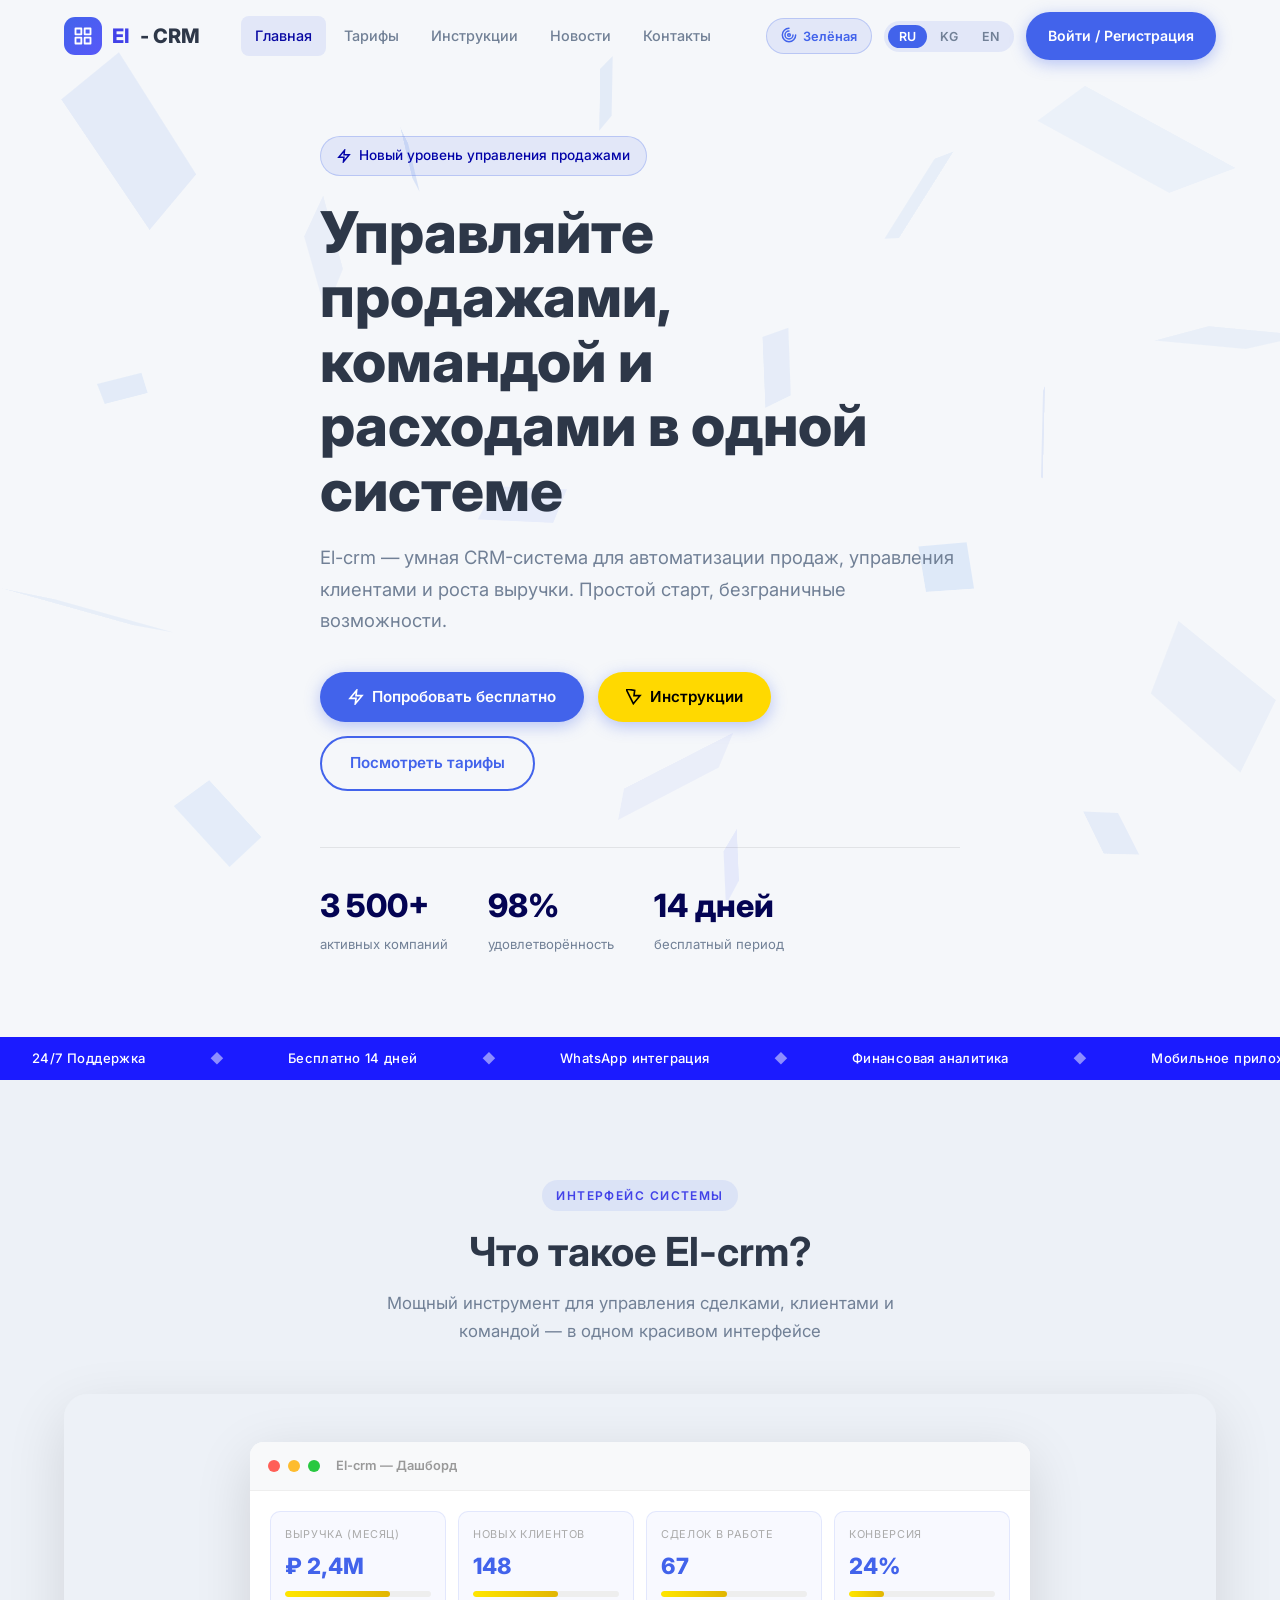
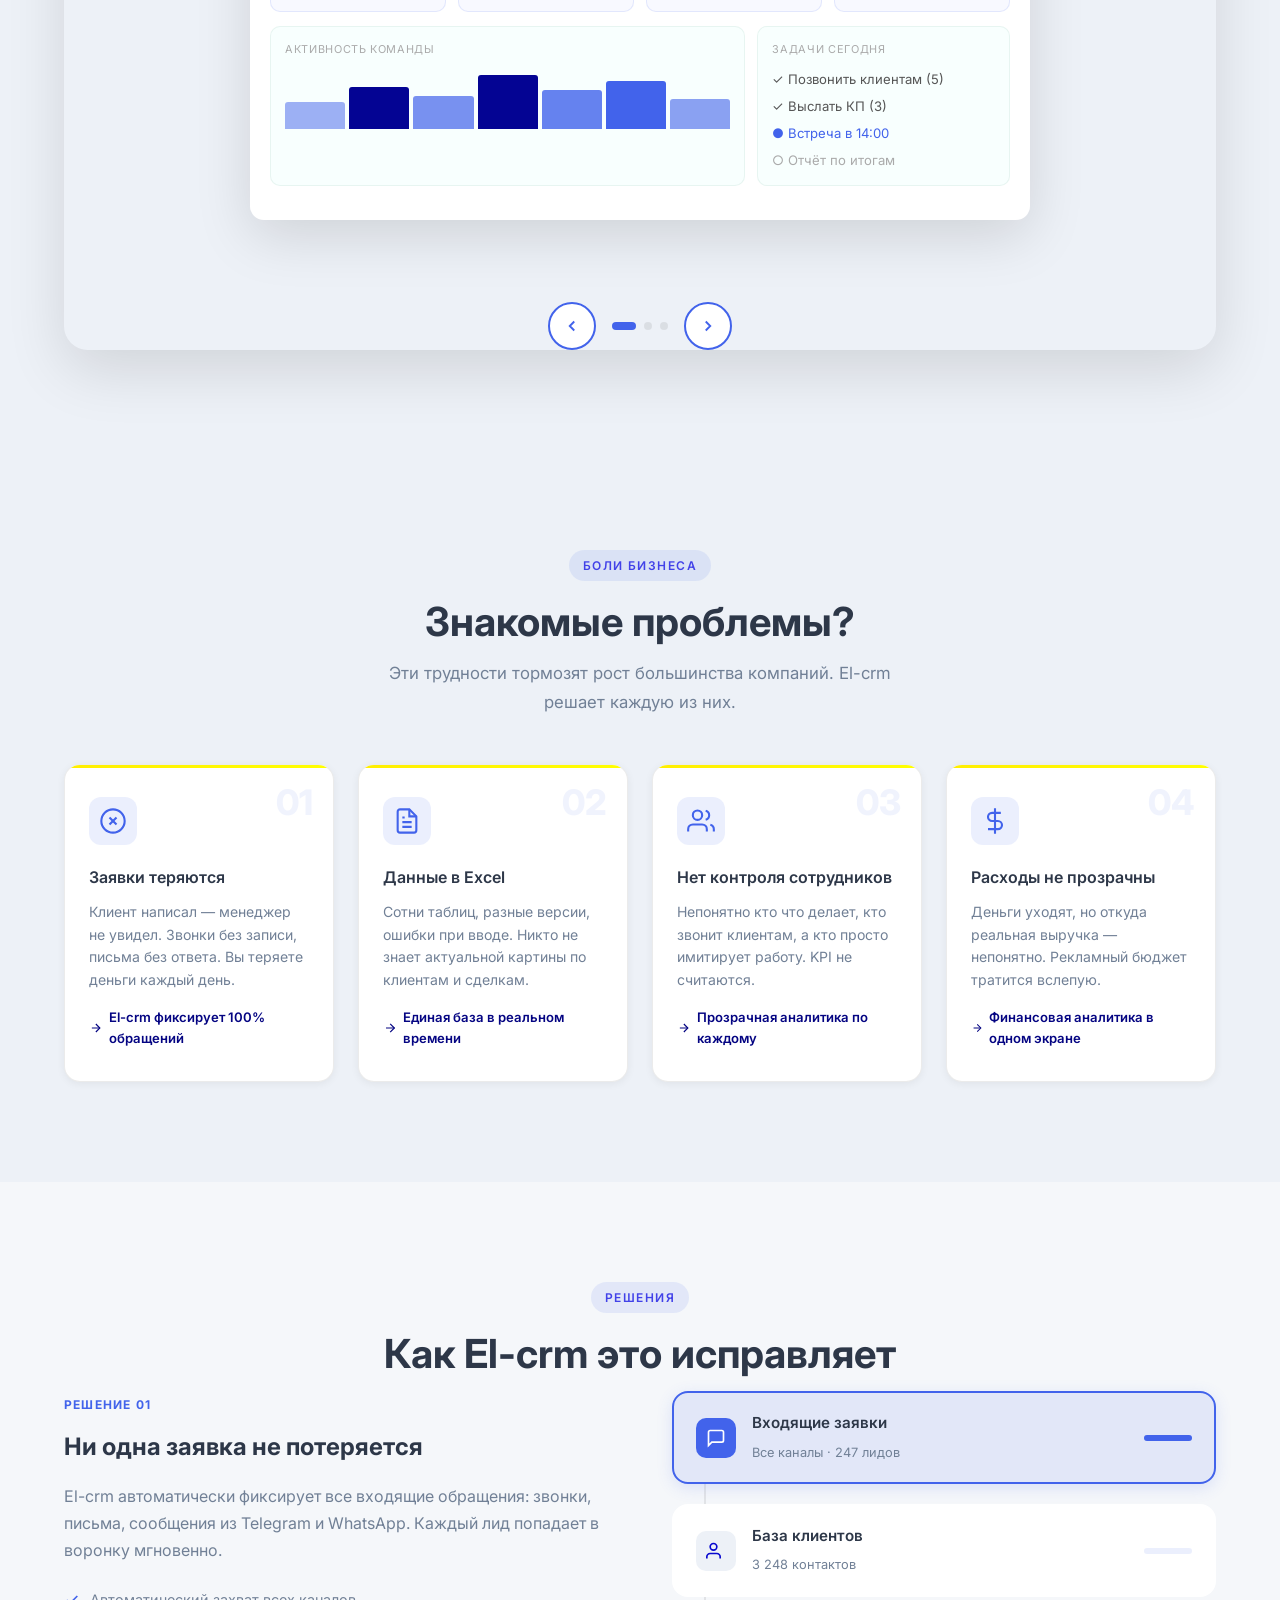
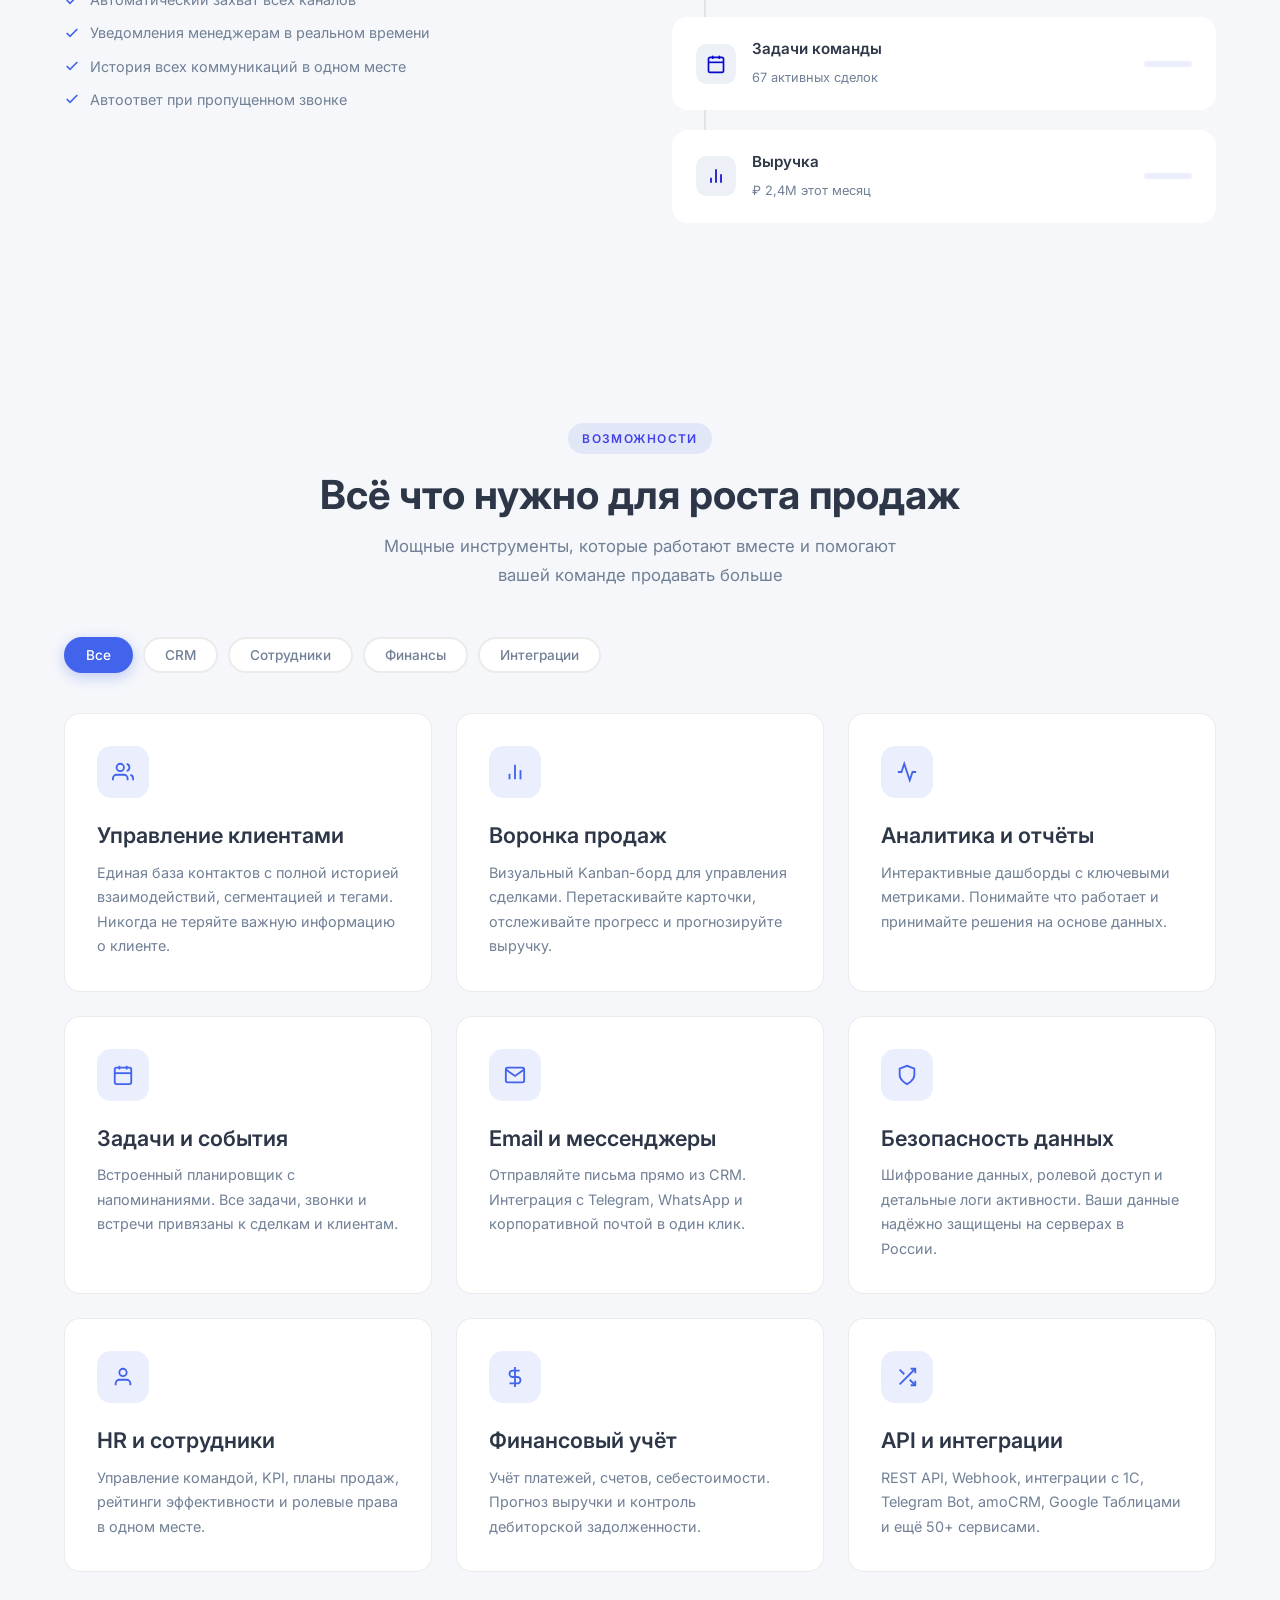
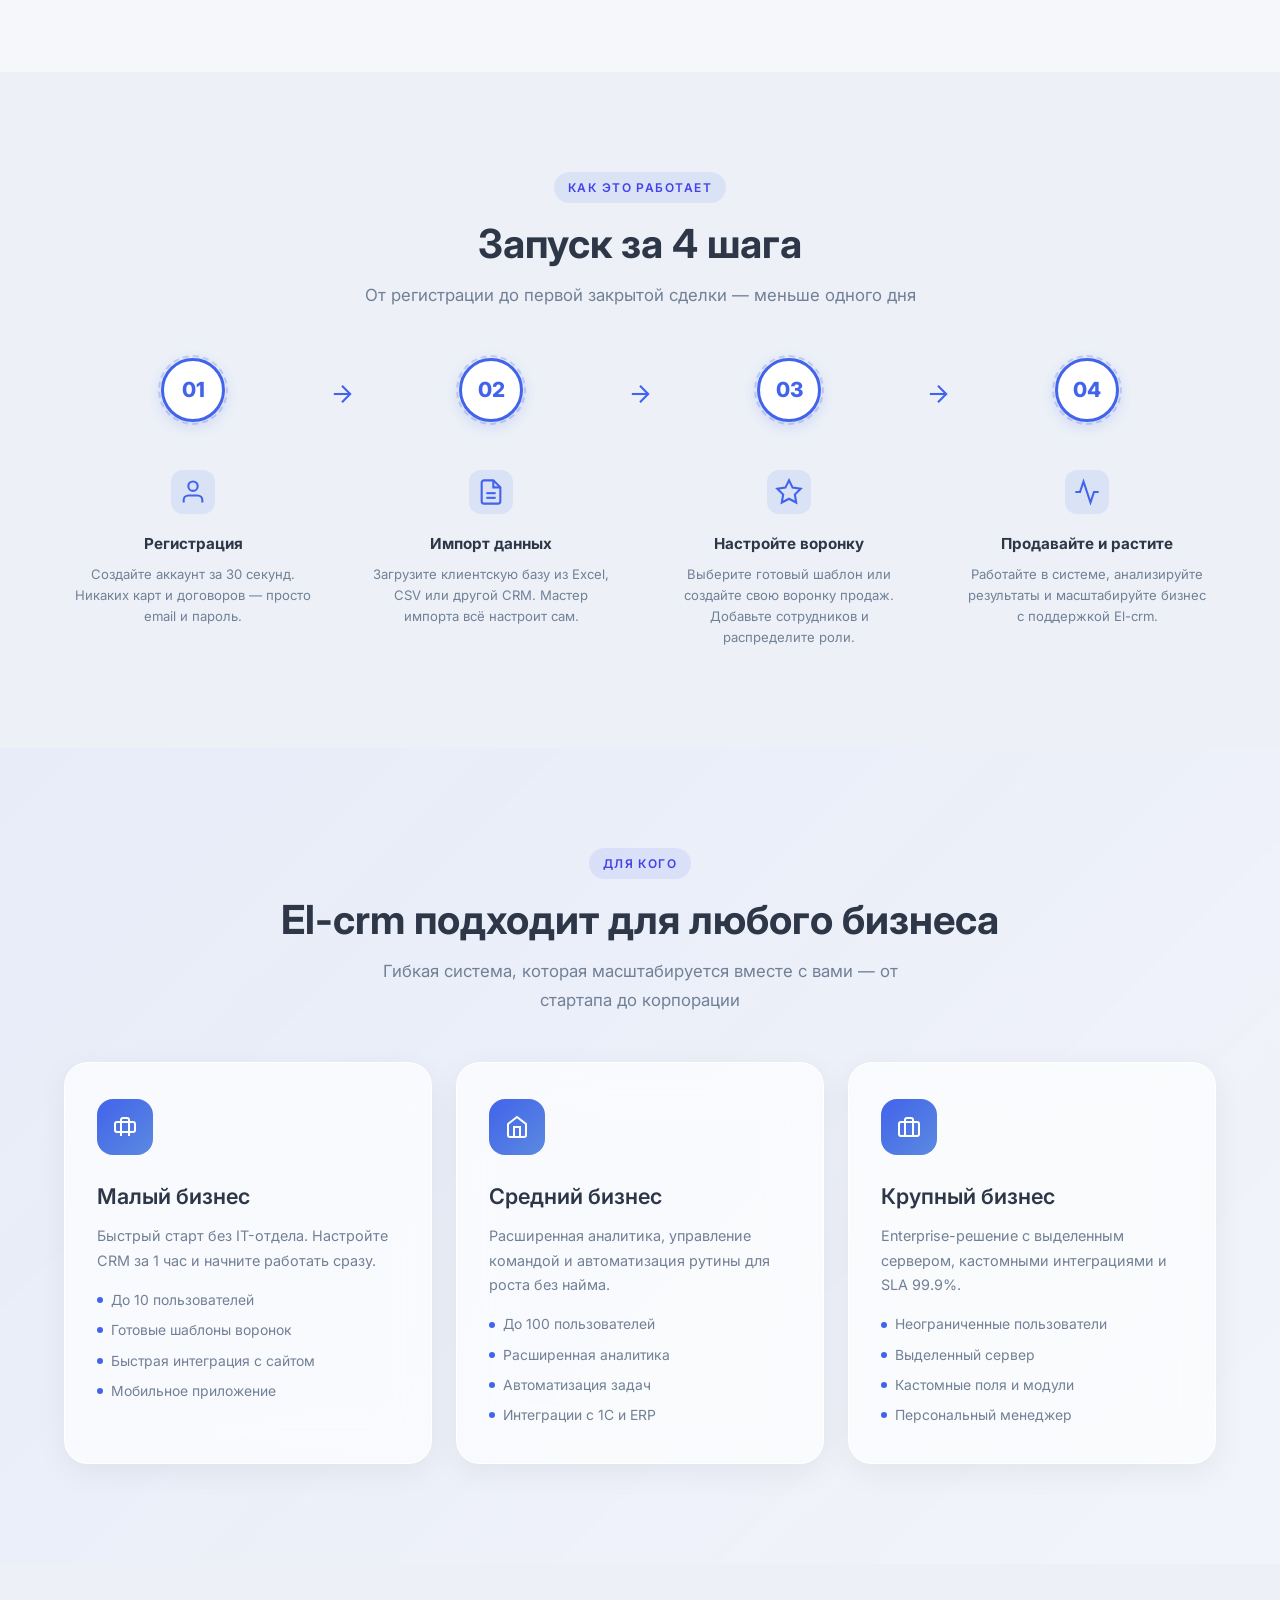
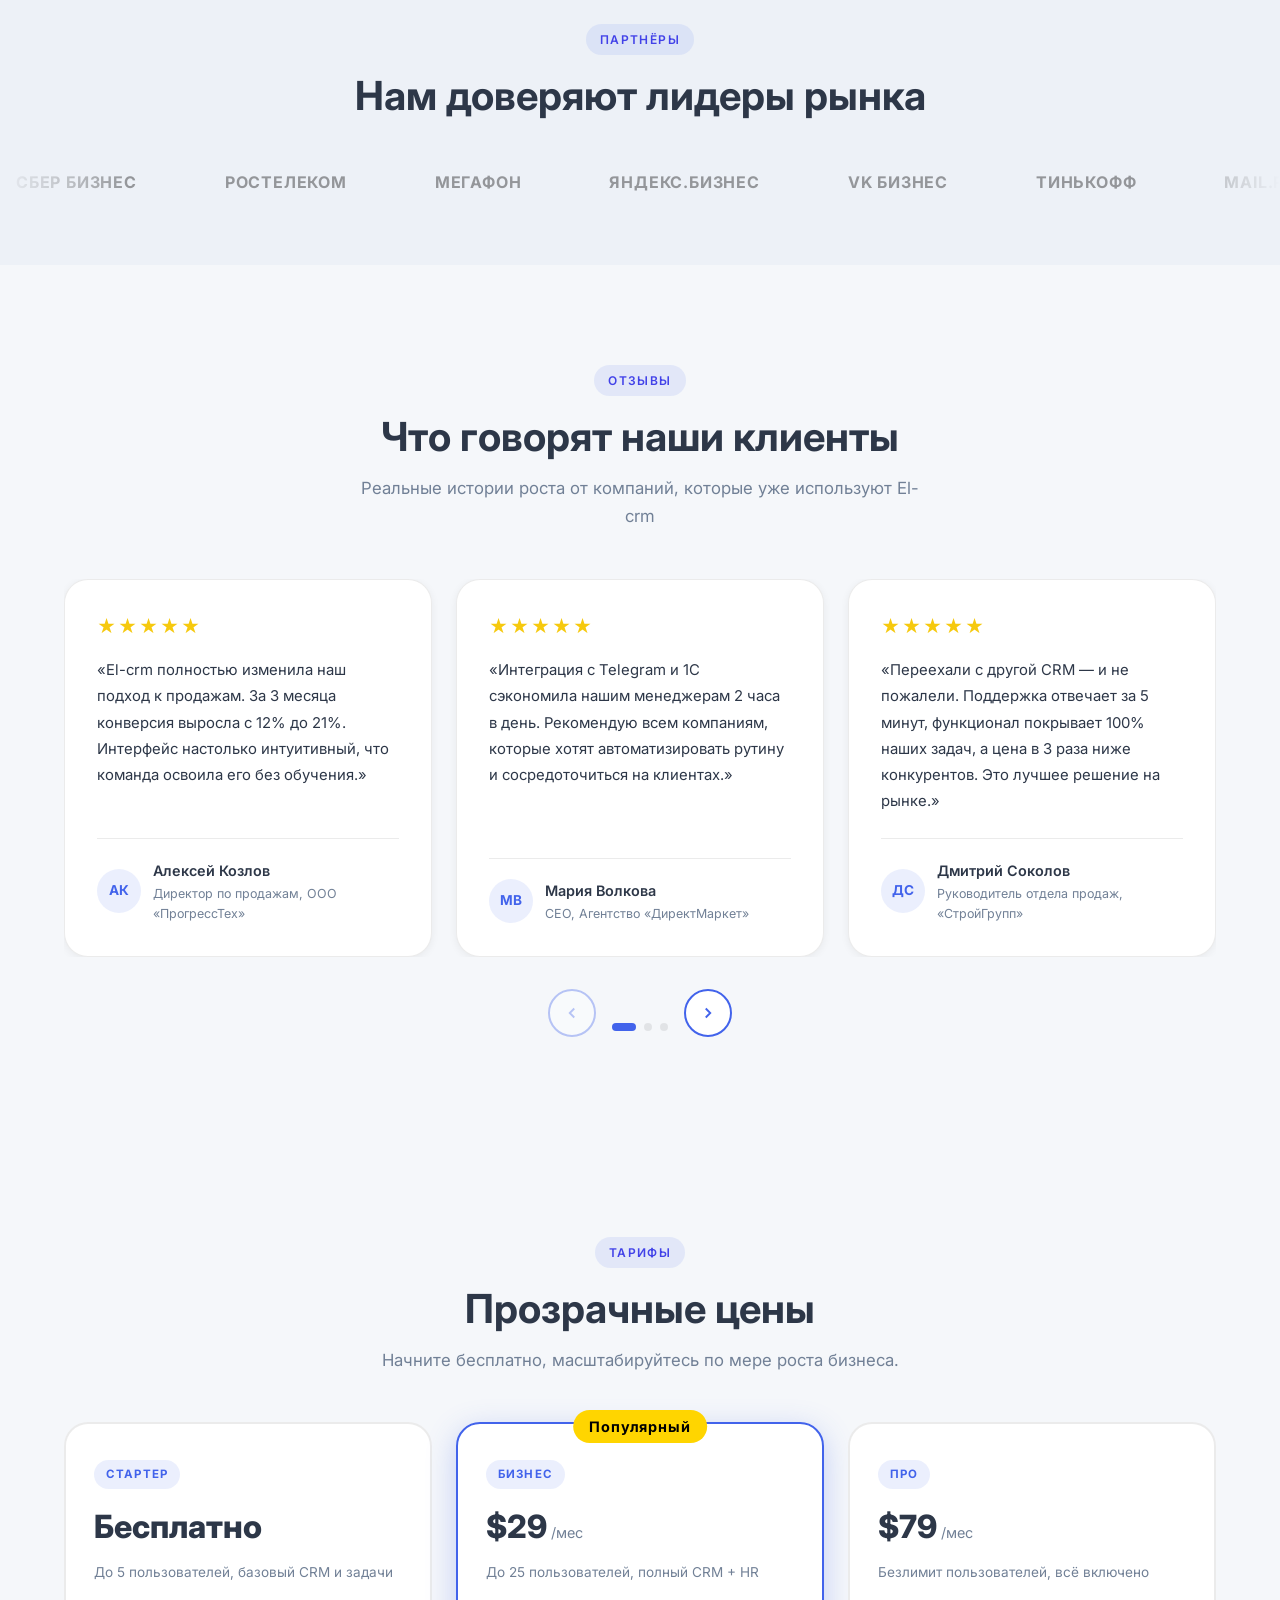
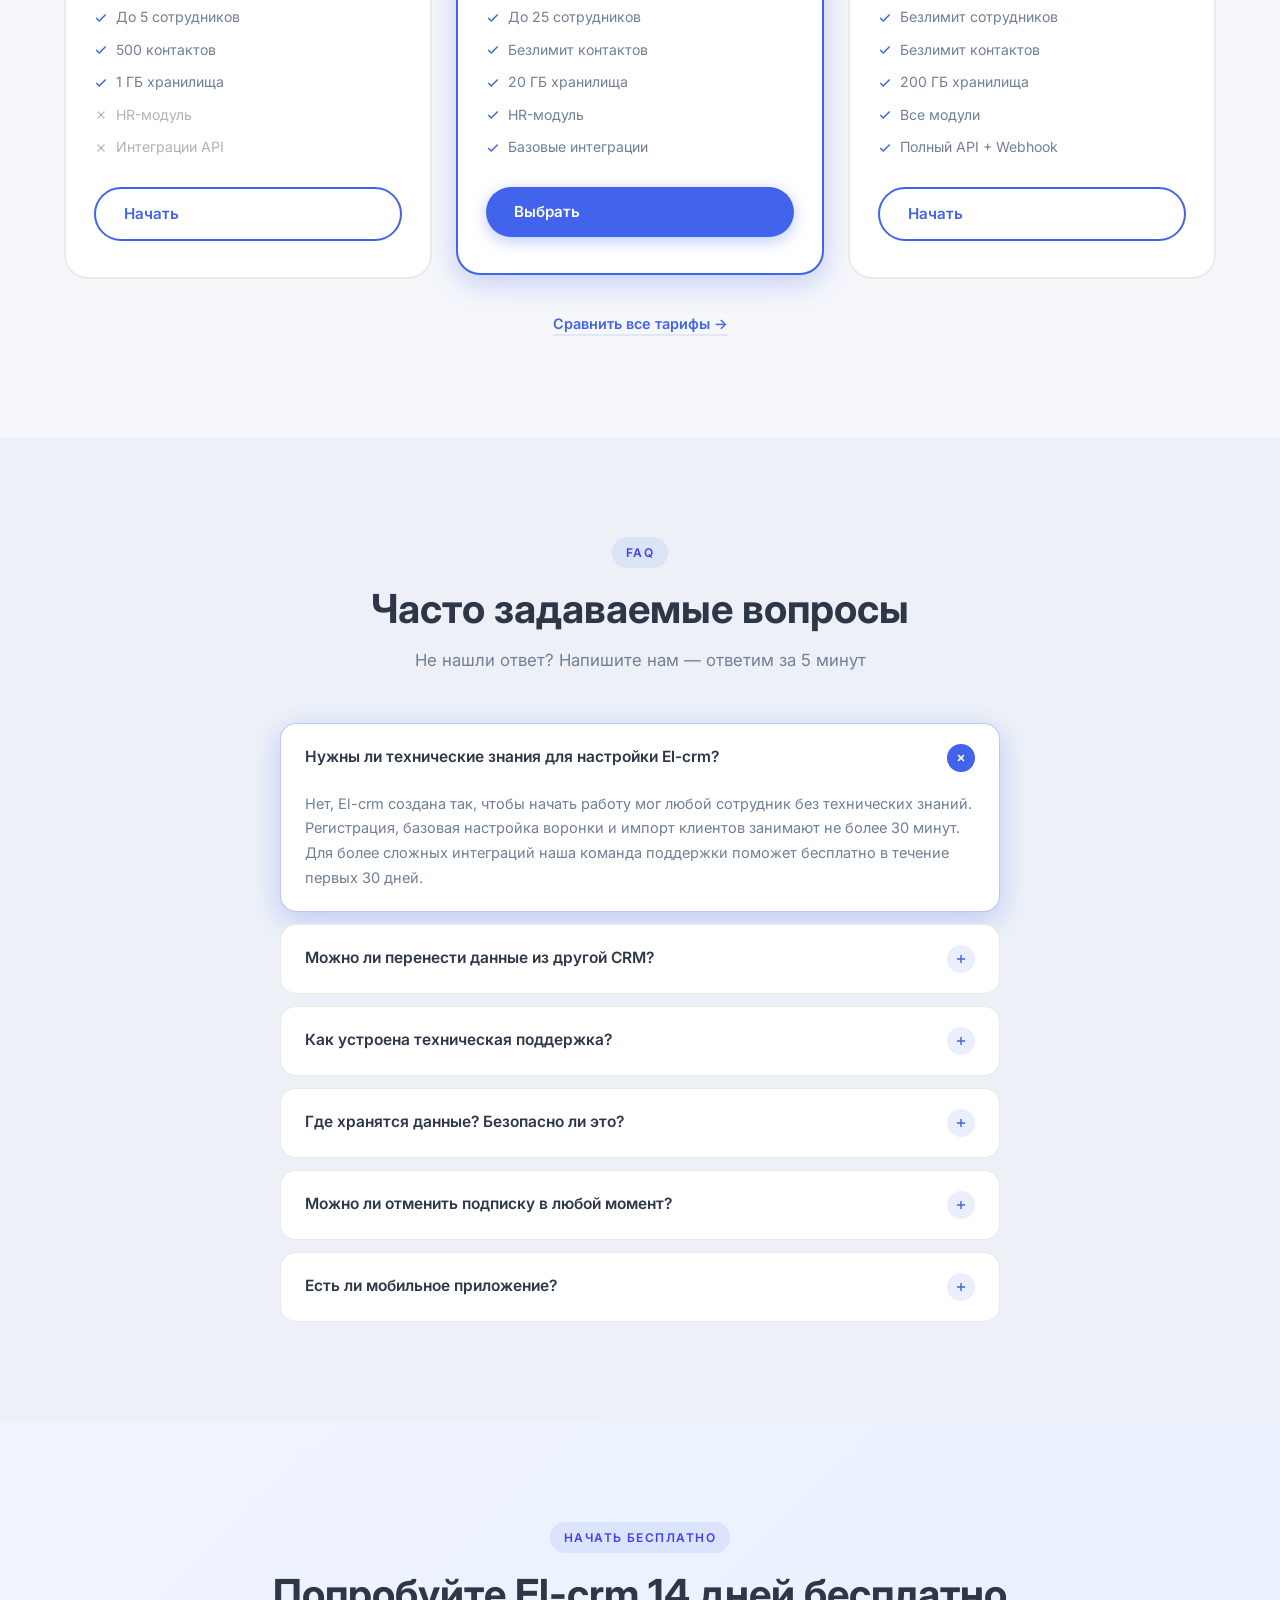
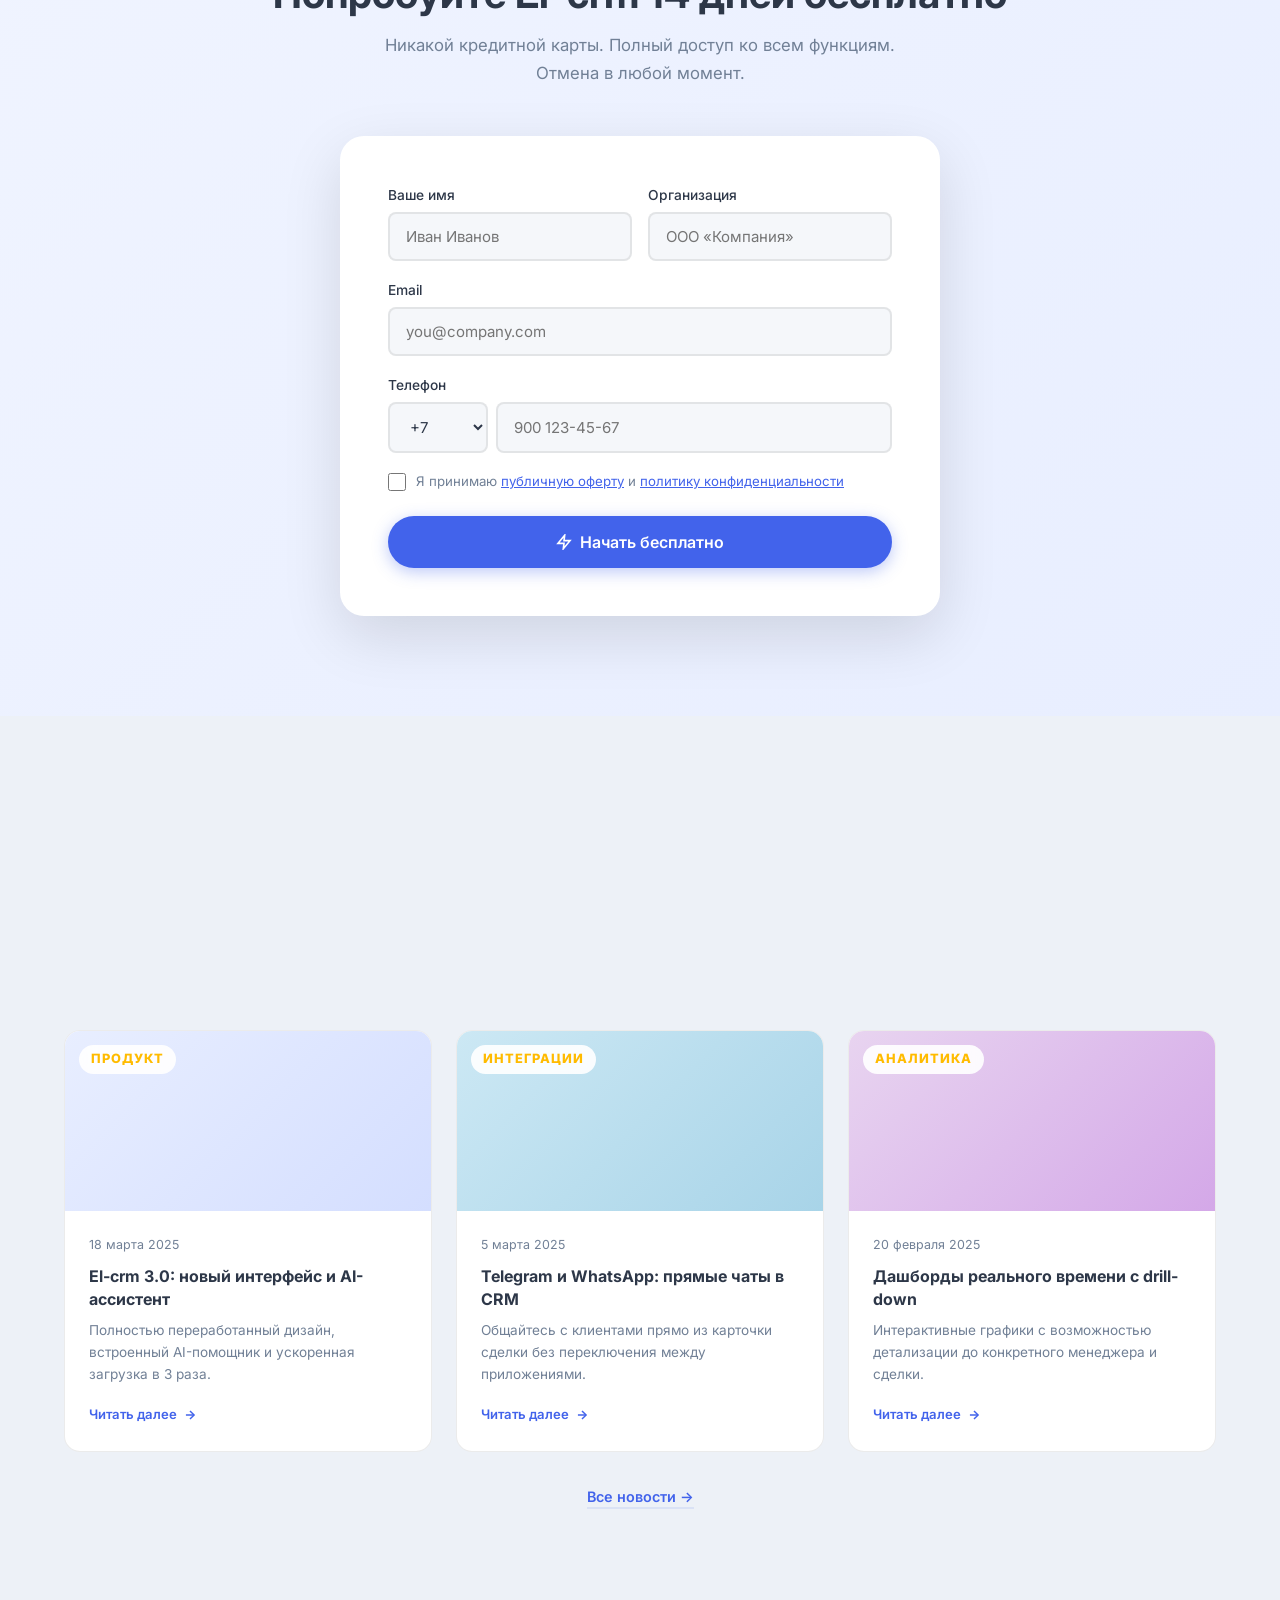
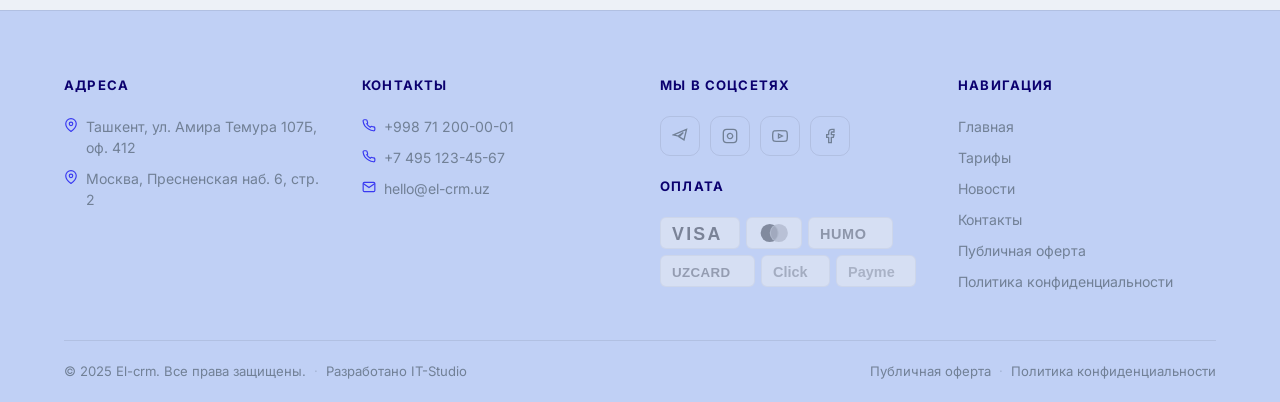
<file: index.html>
<!DOCTYPE html>
<html lang="ru">
<head>
<meta charset="UTF-8">
<meta name="viewport" content="width=device-width,initial-scale=1.0">
<title>El-CRM — CRM для вашего бизнеса</title>
<link rel="preconnect" href="https://fonts.googleapis.com">
<link rel="preconnect" href="https://fonts.gstatic.com" crossorigin>
<link href="https://fonts.googleapis.com/css2?family=Inter:wght@300;400;500;600;700;800&display=swap" rel="stylesheet">
<link rel="stylesheet" href="css/style.css">
  <script src="js/theme.js"></script>

</head>
<body>

<!-- ФОН 3D КУБЫ -->
<div id="cubes-bg"></div>

<!-- ШАПКА -->
<header>
  <div class="header-inner">
    <a href="index.html" class="logo">
      <span class="logo-icon">
        <svg width="20" height="20" viewBox="0 0 24 24" fill="none" stroke="currentColor" stroke-width="2.2" stroke-linecap="round" stroke-linejoin="round"><path d="M3 3h7v7H3zM14 3h7v7h-7zM14 14h7v7h-7zM3 14h7v7H3z"/></svg>
      </span>
      <span class="logo-text-accent">El</span>- CRM
    </a>
    <nav>
      <a href="index.html" class="active">Главная</a>
      <a href="pricing.html">Тарифы</a>
      <a href="instructions.html">Инструкции</a>
      <a href="news.html">Новости</a>
      <a href="contacts.html">Контакты</a>
    </nav>
    <div class="header-actions">
      <button id="theme-toggle" class="theme-toggle-btn" title="Переключить тему" aria-label="Переключить тему">
        <span id="theme-icon"><svg width="16" height="16" viewBox="0 0 24 24" fill="none" stroke="currentColor" stroke-width="2.2" stroke-linecap="round" stroke-linejoin="round"><path d="M12 2a10 10 0 1 0 10 10"/><path d="M12 6a6 6 0 1 0 6 6"/><circle cx="12" cy="12" r="2"/></svg></span>
        <span id="theme-label">Зелёная</span>
      </button>
      
      <div class="lang-switcher">
        <button class="lang-btn active">RU</button>
        <button class="lang-btn">KG</button>
        <button class="lang-btn">EN</button>
      </div>
      <a href="#lead" class="btn btn-primary" style="padding:10px 22px;font-size:.88rem">Войти / Регистрация</a>
    </div>
    <button class="burger" aria-label="Меню">
      <span></span><span></span><span></span>
    </button>
  </div>
</header>

<!-- МОБИЛЬНАЯ НАВИГАЦИЯ (плавающая панель) -->
<div class="nav-menu-panel" id="nav-panel">
  <nav class="nav-panel-links">
    <a href="index.html" class="nav-panel-link">Главная</a>
    <a href="pricing.html" class="nav-panel-link">Тарифы</a>
    <a href="instructions.html" class="nav-panel-link">Инструкции</a>
    <a href="news.html" class="nav-panel-link">Новости</a>
    <a href="contacts.html" class="nav-panel-link">Контакты</a>
  </nav>
  <div class="nav-panel-bottom">
    <div class="lang-switcher">
      <button class="lang-btn active">RU</button>
      <button class="lang-btn">KG</button>
      <button class="lang-btn">EN</button>
    </div>
    <a href="#lead" class="btn btn-primary nav-panel-cta">Попробовать бесплатно</a>
  </div>
</div>

<!-- ГЕРОЙ -->
<section class="hero">
  <div class="container">
    <div class="hero-content">
      <div class="hero-badge">
        <svg width="14" height="14" viewBox="0 0 24 24" fill="none" stroke="currentColor" stroke-width="2.5"><polygon points="13 2 3 14 12 14 11 22 21 10 12 10 13 2"/></svg>
        Новый уровень управления продажами
      </div>
      <h1>Управляйте продажами, командой и расходами в одной системе</h1>
      <p class="hero-desc">El-crm — умная CRM-система для автоматизации продаж, управления клиентами и роста выручки. Простой старт, безграничные возможности.</p>
      <div class="hero-actions">
        <a href="#lead" class="btn btn-primary">
          <svg width="16" height="16" viewBox="0 0 24 24" fill="none" stroke="currentColor" stroke-width="2.5"><polygon points="13 2 3 14 12 14 11 22 21 10 12 10 13 2"/></svg>
          Попробовать бесплатно
        </a>
        <a href="instructions.html" class="btn b2tn-primary">
          <svg width="16" height="16" viewBox="0 0 24 24" fill="none" stroke="currentColor" stroke-width="2.5"><polygon points="0 0 0 0 0 0 11 22 21 10 12 10 13 2"/></svg>
          Инструкции
        </a>
        <a href="pricing.html" class="btn btn-outline">Посмотреть тарифы</a>
      </div>
      <div class="hero-stats">
        <div class="hero-stat"><strong>3 500+</strong><span>активных компаний</span></div>
        <div class="hero-stat"><strong>98%</strong><span>удовлетворённость</span></div>
        <div class="hero-stat"><strong>14 дней</strong><span>бесплатный период</span></div>
      </div>
    </div>
  </div>
</section>

<!-- ПРОМО БЕГУЩАЯ СТРОКА -->
<div class="promo-ticker">
  <div class="promo-track">
    <span>24/7 Поддержка</span><span class="pt-sep">◆</span>
    <span>Бесплатно 14 дней</span><span class="pt-sep">◆</span>
    <span>WhatsApp интеграция</span><span class="pt-sep">◆</span>
    <span>Финансовая аналитика</span><span class="pt-sep">◆</span>
    <span>Мобильное приложение</span><span class="pt-sep">◆</span>
    <span>Облачная система</span><span class="pt-sep">◆</span>
    <span>Voronka продаж</span><span class="pt-sep">◆</span>
    <span>Telegram-бот</span><span class="pt-sep">◆</span>
    <span>Экспорт в Excel</span><span class="pt-sep">◆</span>
    <span>Умные отчёты</span><span class="pt-sep">◆</span>
    <!-- дубль для бесшовной анимации -->
    <span>24/7 Поддержка</span><span class="pt-sep">◆</span>
    <span>Бесплатно 14 дней</span><span class="pt-sep">◆</span>
    <span>WhatsApp интеграция</span><span class="pt-sep">◆</span>
    <span>Финансовая аналитика</span><span class="pt-sep">◆</span>
    <span>Мобильное приложение</span><span class="pt-sep">◆</span>
    <span>Облачная система</span><span class="pt-sep">◆</span>
    <span>Voronka продаж</span><span class="pt-sep">◆</span>
    <span>Telegram-бот</span><span class="pt-sep">◆</span>
    <span>Экспорт в Excel</span><span class="pt-sep">◆</span>
    <span>Умные отчёты</span><span class="pt-sep">◆</span>
  </div>
</div>

<!-- CRM СЛАЙДЕР -->
<section class="crm-slider-section section-pad">
  <div class="container">
    <div class="section-center anim">
      <span class="section-label">Интерфейс системы</span>
      <h2 class="section-title">Что такое El-crm?</h2>
      <p class="section-sub">Мощный инструмент для управления сделками, клиентами и командой — в одном красивом интерфейсе</p>
    </div>
    <div class="crm-slider anim d1">
      <div class="crm-track">

        <!-- Слайд 1: Дашборд -->
        <div class="slide">
          <div class="slide-mockup-wrap">
            <div class="mockup">
              <div class="mockup-titlebar">
                <span class="dot r"></span><span class="dot y"></span><span class="dot g"></span>
                <span class="mockup-name">El-crm — Дашборд</span>
              </div>
              <div class="mockup-body">
                <div class="mockup-row">
                  <div class="stat-card"><div class="stat-label">Выручка (месяц)</div><div class="stat-val">₽ 2,4М</div><div class="stat-bar"><div class="stat-fill" style="width:72%"></div></div></div>
                  <div class="stat-card"><div class="stat-label">Новых клиентов</div><div class="stat-val">148</div><div class="stat-bar"><div class="stat-fill" style="width:58%"></div></div></div>
                  <div class="stat-card"><div class="stat-label">Сделок в работе</div><div class="stat-val">67</div><div class="stat-bar"><div class="stat-fill" style="width:45%"></div></div></div>
                  <div class="stat-card"><div class="stat-label">Конверсия</div><div class="stat-val">24%</div><div class="stat-bar"><div class="stat-fill" style="width:24%"></div></div></div>
                </div>
                <div class="mockup-row" style="margin-top:8px">
                  <div style="flex:2;background:#f8fffe;border:1px solid rgba(78,159,125,.1);border-radius:10px;padding:14px">
                    <div class="stat-label" style="margin-bottom:10px">Активность команды</div>
                    <div style="display:flex;gap:4px;align-items:flex-end;height:60px">
                      <div style="flex:1;background:var(--accent);border-radius:3px 3px 0 0;height:45%;opacity:.5"></div>
                      <div style="flex:1;background:rgb(4, 4, 147);border-radius:3px 3px 0 0;height:70%"></div>
                      <div style="flex:1;background:var(--accent);border-radius:3px 3px 0 0;height:55%;opacity:.7"></div>
                      <div style="flex:1;background:rgb(4, 4, 147);border-radius:3px 3px 0 0;height:90%"></div>
                      <div style="flex:1;background:var(--accent);border-radius:3px 3px 0 0;height:65%;opacity:.8"></div>
                      <div style="flex:1;background:var(--accent);border-radius:3px 3px 0 0;height:80%"></div>
                      <div style="flex:1;background:var(--accent);border-radius:3px 3px 0 0;height:50%;opacity:.6"></div>
                    </div>
                  </div>
                  <div style="flex:1;background:#f8fffe;border:1px solid rgba(78,159,125,.1);border-radius:10px;padding:14px">
                    <div class="stat-label" style="margin-bottom:10px">Задачи сегодня</div>
                    <div style="font-size:.82rem;color:#555;margin-bottom:6px">✓ Позвонить клиентам (5)</div>
                    <div style="font-size:.82rem;color:#555;margin-bottom:6px">✓ Выслать КП (3)</div>
                    <div style="font-size:.82rem;color:var(--accent);margin-bottom:6px">● Встреча в 14:00</div>
                    <div style="font-size:.82rem;color:#aaa">○ Отчёт по итогам</div>
                  </div>
                </div>
              </div>
            </div>
          </div>
        </div>

        <!-- Слайд 2: Воронка продаж -->
        <div class="slide">
          <div class="slide-mockup-wrap">
            <div class="mockup">
              <div class="mockup-titlebar">
                <span class="dot r"></span><span class="dot y"></span><span class="dot g"></span>
                <span class="mockup-name">El-crm — Воронка продаж</span>
              </div>
              <div class="mockup-body">
                <div class="mockup-pipeline">
                  <div class="pipe-col">
                    <div class="pipe-col-title">Новые (12)</div>
                    <div class="pipe-card">ООО «Строй Групп»<span>₽ 180 000</span></div>
                    <div class="pipe-card">ИП Алексеев<span>₽ 45 000</span></div>
                    <div class="pipe-card">АО «Медиа Плюс»<span>₽ 230 000</span></div>
                  </div>
                  <div class="pipe-col">
                    <div class="pipe-col-title">Переговоры (8)</div>
                    <div class="pipe-card">ООО «ТехноПрокат»<span>₽ 420 000</span></div>
                    <div class="pipe-card">ООО «Риэлт Про»<span>₽ 95 000</span></div>
                    <div class="pipe-card">АО «Транс Сервис»<span>₽ 660 000</span></div>
                  </div>
                  <div class="pipe-col">
                    <div class="pipe-col-title">КП отправлено (5)</div>
                    <div class="pipe-card">ООО «ФинТрейд»<span>₽ 1 200 000</span></div>
                    <div class="pipe-card">ИП Петрова С.М.<span>₽ 78 000</span></div>
                  </div>
                  <div class="pipe-col">
                    <div class="pipe-col-title">Закрыты (23)</div>
                    <div class="pipe-card" style="border-left:3px solid var(--accent)">ООО «Альфа»<span>₽ 850 000</span></div>
                    <div class="pipe-card" style="border-left:3px solid var(--accent)">АО «Бета Групп»<span>₽ 340 000</span></div>
                    <div class="pipe-card" style="border-left:3px solid var(--accent)">ООО «Гамма»<span>₽ 190 000</span></div>
                  </div>
                </div>
              </div>
            </div>
          </div>
        </div>

        <!-- Слайд 3: Контакты -->
        <div class="slide">
          <div class="slide-mockup-wrap">
            <div class="mockup">
              <div class="mockup-titlebar">
                <span class="dot r"></span><span class="dot y"></span><span class="dot g"></span>
                <span class="mockup-name">El-crm — База клиентов</span>
              </div>
              <div class="mockup-body">
                <div style="display:flex;justify-content:space-between;align-items:center;margin-bottom:14px">
                  <div style="font-size:.85rem;font-weight:600;color:var(--text)">Все клиенты · 3 248</div>
                  <div style="background:var(--accent);color:#fff;padding:6px 14px;border-radius:20px;font-size:.78rem;font-weight:600">+ Добавить</div>
                </div>
                <table class="mockup-table">
                  <thead><tr><th>Компания</th><th>Контакт</th><th>Сделок</th><th>Статус</th></tr></thead>
                  <tbody>
                    <tr><td>ООО «Строй Групп»</td><td>Иванов А.П.</td><td>4</td><td><span class="badge-green">Активный</span></td></tr>
                    <tr><td>АО «Медиа Плюс»</td><td>Смирнова К.В.</td><td>2</td><td><span class="badge-green">Активный</span></td></tr>
                    <tr><td>ИП Алексеев Д.Р.</td><td>Алексеев Д.</td><td>1</td><td><span class="badge-orange">Новый</span></td></tr>
                    <tr><td>ООО «ТехноПрокат»</td><td>Попов М.И.</td><td>7</td><td><span class="badge-green">Активный</span></td></tr>
                    <tr><td>АО «Транс Сервис»</td><td>Козлова Е.В.</td><td>3</td><td><span class="badge-green">Активный</span></td></tr>
                  </tbody>
                </table>
              </div>
            </div>
          </div>
        </div>

      </div><!-- /конец crm-track -->
      <div class="slider-controls">
        <button class="slider-btn crm-prev" aria-label="Назад">
          <svg width="18" height="18" viewBox="0 0 24 24" fill="none" stroke="currentColor" stroke-width="2.5"><polyline points="15 18 9 12 15 6"/></svg>
        </button>
        <div class="slider-dots">
          <span class="s-dot active"></span>
          <span class="s-dot"></span>
          <span class="s-dot"></span>
        </div>
        <button class="slider-btn crm-next" aria-label="Вперёд">
          <svg width="18" height="18" viewBox="0 0 24 24" fill="none" stroke="currentColor" stroke-width="2.5"><polyline points="9 18 15 12 9 6"/></svg>
        </button>
      </div>
    </div><!-- /конец crm-slider -->
  </div>
</section>

<!-- ПРОБЛЕМЫ БИЗНЕСА -->
<section class="problems-section section-pad">
  <div class="container">
    <div class="section-center anim">
      <span class="section-label">Боли бизнеса</span>
      <h2 class="section-title">Знакомые проблемы?</h2>
      <p class="section-sub">Эти трудности тормозят рост большинства компаний. El-crm решает каждую из них.</p>
    </div>
    <div class="problems-grid">
      <div class="problem-card anim d1">
        <div class="problem-icon">
          <svg width="28" height="28" viewBox="0 0 24 24" fill="none" stroke="currentColor" stroke-width="1.8"><circle cx="12" cy="12" r="10"/><line x1="15" y1="9" x2="9" y2="15"/><line x1="9" y1="9" x2="15" y2="15"/></svg>
        </div>
        <div class="problem-num">01</div>
        <h3>Заявки теряются</h3>
        <p>Клиент написал — менеджер не увидел. Звонки без записи, письма без ответа. Вы теряете деньги каждый день.</p>
        <div class="problem-arrow">
          <svg width="16" height="16" viewBox="0 0 24 24" fill="none" stroke="currentColor" stroke-width="2"><line x1="5" y1="12" x2="19" y2="12"/><polyline points="12 5 19 12 12 19"/></svg>
          El-crm фиксирует 100% обращений
        </div>
      </div>
      <div class="problem-card anim d2">
        <div class="problem-icon">
          <svg width="28" height="28" viewBox="0 0 24 24" fill="none" stroke="currentColor" stroke-width="1.8"><path d="M14 2H6a2 2 0 0 0-2 2v16a2 2 0 0 0 2 2h12a2 2 0 0 0 2-2V8z"/><polyline points="14 2 14 8 20 8"/><line x1="16" y1="13" x2="8" y2="13"/><line x1="16" y1="17" x2="8" y2="17"/><polyline points="10 9 9 9 8 9"/></svg>
        </div>
        <div class="problem-num">02</div>
        <h3>Данные в Excel</h3>
        <p>Сотни таблиц, разные версии, ошибки при вводе. Никто не знает актуальной картины по клиентам и сделкам.</p>
        <div class="problem-arrow">
          <svg width="16" height="16" viewBox="0 0 24 24" fill="none" stroke="currentColor" stroke-width="2"><line x1="5" y1="12" x2="19" y2="12"/><polyline points="12 5 19 12 12 19"/></svg>
          Единая база в реальном времени
        </div>
      </div>
      <div class="problem-card anim d3">
        <div class="problem-icon">
          <svg width="28" height="28" viewBox="0 0 24 24" fill="none" stroke="currentColor" stroke-width="1.8"><path d="M17 21v-2a4 4 0 0 0-4-4H5a4 4 0 0 0-4 4v2"/><circle cx="9" cy="7" r="4"/><path d="M23 21v-2a4 4 0 0 0-3-3.87M16 3.13a4 4 0 0 1 0 7.75"/></svg>
        </div>
        <div class="problem-num">03</div>
        <h3>Нет контроля сотрудников</h3>
        <p>Непонятно кто что делает, кто звонит клиентам, а кто просто имитирует работу. KPI не считаются.</p>
        <div class="problem-arrow">
          <svg width="16" height="16" viewBox="0 0 24 24" fill="none" stroke="currentColor" stroke-width="2"><line x1="5" y1="12" x2="19" y2="12"/><polyline points="12 5 19 12 12 19"/></svg>
          Прозрачная аналитика по каждому
        </div>
      </div>
      <div class="problem-card anim d4">
        <div class="problem-icon">
          <svg width="28" height="28" viewBox="0 0 24 24" fill="none" stroke="currentColor" stroke-width="1.8"><line x1="12" y1="1" x2="12" y2="23"/><path d="M17 5H9.5a3.5 3.5 0 0 0 0 7h5a3.5 3.5 0 0 1 0 7H6"/></svg>
        </div>
        <div class="problem-num">04</div>
        <h3>Расходы не прозрачны</h3>
        <p>Деньги уходят, но откуда реальная выручка — непонятно. Рекламный бюджет тратится вслепую.</p>
        <div class="problem-arrow">
          <svg width="16" height="16" viewBox="0 0 24 24" fill="none" stroke="currentColor" stroke-width="2"><line x1="5" y1="12" x2="19" y2="12"/><polyline points="12 5 19 12 12 19"/></svg>
          Финансовая аналитика в одном экране
        </div>
      </div>
    </div>
  </div>
</section>

<!-- ВОРОНКА РЕШЕНИЙ -->
<section class="solutions-section section-pad">
  <div class="container">
    <div class="section-center anim">
      <span class="section-label">Решения</span>
      <h2 class="section-title">Как El-crm это исправляет</h2>
    </div>
    <div class="solutions-layout anim d1">
      <!-- ЛЕВАЯ КОЛОНКА: текст -->
      <div class="solutions-text-wrap">
        <div class="solution-slide active" data-idx="0">
          <span class="sol-step">Решение 01</span>
          <h3>Ни одна заявка не потеряется</h3>
          <p>El-crm автоматически фиксирует все входящие обращения: звонки, письма, сообщения из Telegram и WhatsApp. Каждый лид попадает в воронку мгновенно.</p>
          <ul class="sol-list">
            <li><svg width="16" height="16" viewBox="0 0 24 24" fill="none" stroke="currentColor" stroke-width="2.5"><polyline points="20 6 9 17 4 12"/></svg>Автоматический захват всех каналов</li>
            <li><svg width="16" height="16" viewBox="0 0 24 24" fill="none" stroke="currentColor" stroke-width="2.5"><polyline points="20 6 9 17 4 12"/></svg>Уведомления менеджерам в реальном времени</li>
            <li><svg width="16" height="16" viewBox="0 0 24 24" fill="none" stroke="currentColor" stroke-width="2.5"><polyline points="20 6 9 17 4 12"/></svg>История всех коммуникаций в одном месте</li>
            <li><svg width="16" height="16" viewBox="0 0 24 24" fill="none" stroke="currentColor" stroke-width="2.5"><polyline points="20 6 9 17 4 12"/></svg>Автоответ при пропущенном звонке</li>
          </ul>
        </div>
        <div class="solution-slide" data-idx="1">
          <span class="sol-step">Решение 02</span>
          <h3>Все данные в одной системе</h3>
          <p>Забудьте про Excel. El-crm — единая база клиентов с историей покупок, переписок, задач и документов. Импорт из любых таблиц за 5 минут.</p>
          <ul class="sol-list">
            <li><svg width="16" height="16" viewBox="0 0 24 24" fill="none" stroke="currentColor" stroke-width="2.5"><polyline points="20 6 9 17 4 12"/></svg>Импорт из Excel, CSV и других CRM</li>
            <li><svg width="16" height="16" viewBox="0 0 24 24" fill="none" stroke="currentColor" stroke-width="2.5"><polyline points="20 6 9 17 4 12"/></svg>Карточка клиента с полной историей</li>
            <li><svg width="16" height="16" viewBox="0 0 24 24" fill="none" stroke="currentColor" stroke-width="2.5"><polyline points="20 6 9 17 4 12"/></svg>Умный поиск по всей базе</li>
            <li><svg width="16" height="16" viewBox="0 0 24 24" fill="none" stroke="currentColor" stroke-width="2.5"><polyline points="20 6 9 17 4 12"/></svg>Сегментация и теги</li>
          </ul>
        </div>
        <div class="solution-slide" data-idx="2">
          <span class="sol-step">Решение 03</span>
          <h3>Прозрачная работа команды</h3>
          <p>Видите KPI каждого менеджера, количество звонков, встреч и закрытых сделок. Система сама напоминает о задачах и дедлайнах.</p>
          <ul class="sol-list">
            <li><svg width="16" height="16" viewBox="0 0 24 24" fill="none" stroke="currentColor" stroke-width="2.5"><polyline points="20 6 9 17 4 12"/></svg>Дашборд KPI по каждому сотруднику</li>
            <li><svg width="16" height="16" viewBox="0 0 24 24" fill="none" stroke="currentColor" stroke-width="2.5"><polyline points="20 6 9 17 4 12"/></svg>Автонапоминания и дедлайны</li>
            <li><svg width="16" height="16" viewBox="0 0 24 24" fill="none" stroke="currentColor" stroke-width="2.5"><polyline points="20 6 9 17 4 12"/></svg>Рейтинг продуктивности</li>
            <li><svg width="16" height="16" viewBox="0 0 24 24" fill="none" stroke="currentColor" stroke-width="2.5"><polyline points="20 6 9 17 4 12"/></svg>Ролевые права доступа</li>
          </ul>
        </div>
        <div class="solution-slide" data-idx="3">
          <span class="sol-step">Решение 04</span>
          <h3>Финансы под контролем</h3>
          <p>Видите выручку по каждому каналу, менеджеру, продукту. Понимаете ROI рекламы и знаете, какие клиенты приносят больше всего денег.</p>
          <ul class="sol-list">
            <li><svg width="16" height="16" viewBox="0 0 24 24" fill="none" stroke="currentColor" stroke-width="2.5"><polyline points="20 6 9 17 4 12"/></svg>Финансовые отчёты в реальном времени</li>
            <li><svg width="16" height="16" viewBox="0 0 24 24" fill="none" stroke="currentColor" stroke-width="2.5"><polyline points="20 6 9 17 4 12"/></svg>Прогноз выручки на месяц/квартал</li>
            <li><svg width="16" height="16" viewBox="0 0 24 24" fill="none" stroke="currentColor" stroke-width="2.5"><polyline points="20 6 9 17 4 12"/></svg>Аналитика по источникам лидов</li>
            <li><svg width="16" height="16" viewBox="0 0 24 24" fill="none" stroke="currentColor" stroke-width="2.5"><polyline points="20 6 9 17 4 12"/></svg>Экспорт в 1С и бухгалтерию</li>
          </ul>
        </div>
      </div>

      <!-- ПРАВАЯ КОЛОНКА: воронка -->
      <div class="funnel-wrap">
        <div class="funnel-steps">
          <div class="funnel-step fs-active" data-sol="0">
            <div class="funnel-icon"><svg width="20" height="20" viewBox="0 0 24 24" fill="none" stroke="currentColor" stroke-width="2"><path d="M21 15a2 2 0 0 1-2 2H7l-4 4V5a2 2 0 0 1 2-2h14a2 2 0 0 1 2 2z"/></svg></div>
            <div class="funnel-step-text">
              <strong>Входящие заявки</strong>
              <span>Все каналы · 247 лидов</span>
            </div>
            <div class="funnel-bar" style="--w:100%"></div>
          </div>
          <div class="funnel-connector"></div>
          <div class="funnel-step" data-sol="1">
            <div class="funnel-icon"><svg width="20" height="20" viewBox="0 0 24 24" fill="none" stroke="currentColor" stroke-width="2"><path d="M17 21v-2a4 4 0 0 0-4-4H5a4 4 0 0 0-4 4v2"/><circle cx="9" cy="7" r="4"/></svg></div>
            <div class="funnel-step-text">
              <strong>База клиентов</strong>
              <span>3 248 контактов</span>
            </div>
            <div class="funnel-bar" style="--w:78%"></div>
          </div>
          <div class="funnel-connector"></div>
          <div class="funnel-step" data-sol="2">
            <div class="funnel-icon"><svg width="20" height="20" viewBox="0 0 24 24" fill="none" stroke="currentColor" stroke-width="2"><rect x="3" y="4" width="18" height="18" rx="2"/><line x1="16" y1="2" x2="16" y2="6"/><line x1="8" y1="2" x2="8" y2="6"/><line x1="3" y1="10" x2="21" y2="10"/></svg></div>
            <div class="funnel-step-text">
              <strong>Задачи команды</strong>
              <span>67 активных сделок</span>
            </div>
            <div class="funnel-bar" style="--w:55%"></div>
          </div>
          <div class="funnel-connector"></div>
          <div class="funnel-step" data-sol="3">
            <div class="funnel-icon"><svg width="20" height="20" viewBox="0 0 24 24" fill="none" stroke="currentColor" stroke-width="2"><line x1="18" y1="20" x2="18" y2="10"/><line x1="12" y1="20" x2="12" y2="4"/><line x1="6" y1="20" x2="6" y2="14"/></svg></div>
            <div class="funnel-step-text">
              <strong>Выручка</strong>
              <span>₽ 2,4М этот месяц</span>
            </div>
            <div class="funnel-bar" style="--w:38%"></div>
          </div>
        </div>
      </div>
    </div>
  </div>
</section>

<!-- ВОЗМОЖНОСТИ -->
<section class="features-section section-pad">
  <div class="container">
    <div class="section-center anim">
      <span class="section-label">Возможности</span>
      <h2 class="section-title">Всё что нужно для роста продаж</h2>
      <p class="section-sub">Мощные инструменты, которые работают вместе и помогают вашей команде продавать больше</p>
    </div>
    <!-- Фильтры возможностей -->
    <div class="feat-filters anim" style="margin-bottom:40px">
      <button class="feat-filter active" data-cat="all">Все</button>
      <button class="feat-filter" data-cat="crm">CRM</button>
      <button class="feat-filter" data-cat="hr">Сотрудники</button>
      <button class="feat-filter" data-cat="finance">Финансы</button>
      <button class="feat-filter" data-cat="integrations">Интеграции</button>
    </div>
    <div class="features-grid">
      <div class="feat-card anim d1" data-cat="crm">
        <div class="feat-icon"><svg width="22" height="22" viewBox="0 0 24 24" fill="none" stroke="currentColor" stroke-width="2"><path d="M17 21v-2a4 4 0 0 0-4-4H5a4 4 0 0 0-4 4v2"/><circle cx="9" cy="7" r="4"/><path d="M23 21v-2a4 4 0 0 0-3-3.87M16 3.13a4 4 0 0 1 0 7.75"/></svg></div>
        <h3>Управление клиентами</h3>
        <p>Единая база контактов с полной историей взаимодействий, сегментацией и тегами. Никогда не теряйте важную информацию о клиенте.</p>
      </div>
      <div class="feat-card anim d2" data-cat="crm">
        <div class="feat-icon"><svg width="22" height="22" viewBox="0 0 24 24" fill="none" stroke="currentColor" stroke-width="2"><line x1="18" y1="20" x2="18" y2="10"/><line x1="12" y1="20" x2="12" y2="4"/><line x1="6" y1="20" x2="6" y2="14"/></svg></div>
        <h3>Воронка продаж</h3>
        <p>Визуальный Kanban-борд для управления сделками. Перетаскивайте карточки, отслеживайте прогресс и прогнозируйте выручку.</p>
      </div>
      <div class="feat-card anim d3" data-cat="finance">
        <div class="feat-icon"><svg width="22" height="22" viewBox="0 0 24 24" fill="none" stroke="currentColor" stroke-width="2"><polyline points="22 12 18 12 15 21 9 3 6 12 2 12"/></svg></div>
        <h3>Аналитика и отчёты</h3>
        <p>Интерактивные дашборды с ключевыми метриками. Понимайте что работает и принимайте решения на основе данных.</p>
      </div>
      <div class="feat-card anim d1" data-cat="hr">
        <div class="feat-icon"><svg width="22" height="22" viewBox="0 0 24 24" fill="none" stroke="currentColor" stroke-width="2"><rect x="3" y="4" width="18" height="18" rx="2" ry="2"/><line x1="16" y1="2" x2="16" y2="6"/><line x1="8" y1="2" x2="8" y2="6"/><line x1="3" y1="10" x2="21" y2="10"/></svg></div>
        <h3>Задачи и события</h3>
        <p>Встроенный планировщик с напоминаниями. Все задачи, звонки и встречи привязаны к сделкам и клиентам.</p>
      </div>
      <div class="feat-card anim d2" data-cat="integrations">
        <div class="feat-icon"><svg width="22" height="22" viewBox="0 0 24 24" fill="none" stroke="currentColor" stroke-width="2"><path d="M4 4h16c1.1 0 2 .9 2 2v12c0 1.1-.9 2-2 2H4c-1.1 0-2-.9-2-2V6c0-1.1.9-2 2-2z"/><polyline points="22,6 12,13 2,6"/></svg></div>
        <h3>Email и мессенджеры</h3>
        <p>Отправляйте письма прямо из CRM. Интеграция с Telegram, WhatsApp и корпоративной почтой в один клик.</p>
      </div>
      <div class="feat-card anim d3" data-cat="crm">
        <div class="feat-icon"><svg width="22" height="22" viewBox="0 0 24 24" fill="none" stroke="currentColor" stroke-width="2"><path d="M12 22s8-4 8-10V5l-8-3-8 3v7c0 6 8 10 8 10z"/></svg></div>
        <h3>Безопасность данных</h3>
        <p>Шифрование данных, ролевой доступ и детальные логи активности. Ваши данные надёжно защищены на серверах в России.</p>
      </div>
      <div class="feat-card anim d1" data-cat="hr">
        <div class="feat-icon"><svg width="22" height="22" viewBox="0 0 24 24" fill="none" stroke="currentColor" stroke-width="2"><path d="M20 21v-2a4 4 0 0 0-4-4H8a4 4 0 0 0-4 4v2"/><circle cx="12" cy="7" r="4"/></svg></div>
        <h3>HR и сотрудники</h3>
        <p>Управление командой, KPI, планы продаж, рейтинги эффективности и ролевые права в одном месте.</p>
      </div>
      <div class="feat-card anim d2" data-cat="finance">
        <div class="feat-icon"><svg width="22" height="22" viewBox="0 0 24 24" fill="none" stroke="currentColor" stroke-width="2"><line x1="12" y1="1" x2="12" y2="23"/><path d="M17 5H9.5a3.5 3.5 0 0 0 0 7h5a3.5 3.5 0 0 1 0 7H6"/></svg></div>
        <h3>Финансовый учёт</h3>
        <p>Учёт платежей, счетов, себестоимости. Прогноз выручки и контроль дебиторской задолженности.</p>
      </div>
      <div class="feat-card anim d3" data-cat="integrations">
        <div class="feat-icon"><svg width="22" height="22" viewBox="0 0 24 24" fill="none" stroke="currentColor" stroke-width="2"><polyline points="16 3 21 3 21 8"/><line x1="4" y1="20" x2="21" y2="3"/><polyline points="21 16 21 21 16 21"/><line x1="15" y1="15" x2="21" y2="21"/><line x1="4" y1="4" x2="9" y2="9"/></svg></div>
        <h3>API и интеграции</h3>
        <p>REST API, Webhook, интеграции с 1С, Telegram Bot, amoCRM, Google Таблицами и ещё 50+ сервисами.</p>
      </div>
    </div>
  </div>
</section>

<!-- КАК ЭТО РАБОТАЕТ -->
<section class="how-section section-pad">
  <div class="container">
    <div class="section-center anim">
      <span class="section-label">Как это работает</span>
      <h2 class="section-title">Запуск за 4 шага</h2>
      <p class="section-sub">От регистрации до первой закрытой сделки — меньше одного дня</p>
    </div>
    <div class="how-steps">
      <div class="how-step anim d1">
        <div class="how-num">01</div>
        <div class="how-icon">
          <svg width="28" height="28" viewBox="0 0 24 24" fill="none" stroke="currentColor" stroke-width="1.8"><path d="M20 21v-2a4 4 0 0 0-4-4H8a4 4 0 0 0-4 4v2"/><circle cx="12" cy="7" r="4"/></svg>
        </div>
        <h4>Регистрация</h4>
        <p>Создайте аккаунт за 30 секунд. Никаких карт и договоров — просто email и пароль.</p>
      </div>
      <div class="how-arrow anim d2">
        <svg width="28" height="28" viewBox="0 0 24 24" fill="none" stroke="currentColor" stroke-width="1.8"><line x1="5" y1="12" x2="19" y2="12"/><polyline points="12 5 19 12 12 19"/></svg>
      </div>
      <div class="how-step anim d2">
        <div class="how-num">02</div>
        <div class="how-icon">
          <svg width="28" height="28" viewBox="0 0 24 24" fill="none" stroke="currentColor" stroke-width="1.8"><path d="M14 2H6a2 2 0 0 0-2 2v16a2 2 0 0 0 2 2h12a2 2 0 0 0 2-2V8z"/><polyline points="14 2 14 8 20 8"/><line x1="16" y1="13" x2="8" y2="13"/><line x1="16" y1="17" x2="8" y2="17"/></svg>
        </div>
        <h4>Импорт данных</h4>
        <p>Загрузите клиентскую базу из Excel, CSV или другой CRM. Мастер импорта всё настроит сам.</p>
      </div>
      <div class="how-arrow anim d3">
        <svg width="28" height="28" viewBox="0 0 24 24" fill="none" stroke="currentColor" stroke-width="1.8"><line x1="5" y1="12" x2="19" y2="12"/><polyline points="12 5 19 12 12 19"/></svg>
      </div>
      <div class="how-step anim d3">
        <div class="how-num">03</div>
        <div class="how-icon">
          <svg width="28" height="28" viewBox="0 0 24 24" fill="none" stroke="currentColor" stroke-width="1.8"><polygon points="12 2 15.09 8.26 22 9.27 17 14.14 18.18 21.02 12 17.77 5.82 21.02 7 14.14 2 9.27 8.91 8.26 12 2"/></svg>
        </div>
        <h4>Настройте воронку</h4>
        <p>Выберите готовый шаблон или создайте свою воронку продаж. Добавьте сотрудников и распределите роли.</p>
      </div>
      <div class="how-arrow anim d4">
        <svg width="28" height="28" viewBox="0 0 24 24" fill="none" stroke="currentColor" stroke-width="1.8"><line x1="5" y1="12" x2="19" y2="12"/><polyline points="12 5 19 12 12 19"/></svg>
      </div>
      <div class="how-step anim d4">
        <div class="how-num">04</div>
        <div class="how-icon">
          <svg width="28" height="28" viewBox="0 0 24 24" fill="none" stroke="currentColor" stroke-width="1.8"><polyline points="22 12 18 12 15 21 9 3 6 12 2 12"/></svg>
        </div>
        <h4>Продавайте и растите</h4>
        <p>Работайте в системе, анализируйте результаты и масштабируйте бизнес с поддержкой El-crm.</p>
      </div>
    </div>
  </div>
</section>

<!-- ДЛЯ КОГО -->
<section class="for-whom-section section-pad">
  <div class="container">
    <div class="section-center anim">
      <span class="section-label">Для кого</span>
      <h2 class="section-title">El-crm подходит для любого бизнеса</h2>
      <p class="section-sub">Гибкая система, которая масштабируется вместе с вами — от стартапа до корпорации</p>
    </div>
    <div class="for-whom-grid">
      <div class="glass-card anim d1">
        <div class="glass-icon"><svg width="24" height="24" viewBox="0 0 24 24" fill="none" stroke="currentColor" stroke-width="2"><path d="M20 7H4a2 2 0 0 0-2 2v6a2 2 0 0 0 2 2h16a2 2 0 0 0 2-2V9a2 2 0 0 0-2-2z"/><path d="M16 21V5a2 2 0 0 0-2-2h-4a2 2 0 0 0-2 2v16"/></svg></div>
        <h3>Малый бизнес</h3>
        <p>Быстрый старт без IT-отдела. Настройте CRM за 1 час и начните работать сразу.</p>
        <ul class="glass-list">
          <li>До 10 пользователей</li>
          <li>Готовые шаблоны воронок</li>
          <li>Быстрая интеграция с сайтом</li>
          <li>Мобильное приложение</li>
        </ul>
      </div>
      <div class="glass-card anim d2">
        <div class="glass-icon"><svg width="24" height="24" viewBox="0 0 24 24" fill="none" stroke="currentColor" stroke-width="2"><path d="M3 9l9-7 9 7v11a2 2 0 0 1-2 2H5a2 2 0 0 1-2-2z"/><polyline points="9 22 9 12 15 12 15 22"/></svg></div>
        <h3>Средний бизнес</h3>
        <p>Расширенная аналитика, управление командой и автоматизация рутины для роста без найма.</p>
        <ul class="glass-list">
          <li>До 100 пользователей</li>
          <li>Расширенная аналитика</li>
          <li>Автоматизация задач</li>
          <li>Интеграции с 1С и ERP</li>
        </ul>
      </div>
      <div class="glass-card anim d3">
        <div class="glass-icon"><svg width="24" height="24" viewBox="0 0 24 24" fill="none" stroke="currentColor" stroke-width="2"><rect x="2" y="7" width="20" height="14" rx="2" ry="2"/><path d="M16 21V5a2 2 0 0 0-2-2h-4a2 2 0 0 0-2 2v16"/></svg></div>
        <h3>Крупный бизнес</h3>
        <p>Enterprise-решение с выделенным сервером, кастомными интеграциями и SLA 99.9%.</p>
        <ul class="glass-list">
          <li>Неограниченные пользователи</li>
          <li>Выделенный сервер</li>
          <li>Кастомные поля и модули</li>
          <li>Персональный менеджер</li>
        </ul>
      </div>
    </div>
  </div>
</section>

<!-- БЕГУЩАЯ СТРОКА ПАРТНЁРОВ -->
<section class="ticker-section">
  <div class="container">
    <div class="section-center anim" style="margin-bottom:40px">
      <span class="section-label">Партнёры</span>
      <h2 class="section-title">Нам доверяют лидеры рынка</h2>
    </div>
  </div>
  <div class="ticker-wrap">
    <div class="ticker-track">
      <span class="partner">СБЕР БИЗНЕС</span>
      <span class="partner">РОСТЕЛЕКОМ</span>
      <span class="partner">МЕГАФОН</span>
      <span class="partner">ЯНДЕКС.БИЗНЕС</span>
      <span class="partner">VK БИЗНЕС</span>
      <span class="partner">ТИНЬКОФФ</span>
      <span class="partner">MAIL.RU GROUP</span>
      <span class="partner">БИЛАЙН</span>
      <span class="partner">МТС ЛИНК</span>
      <span class="partner">2ГИС</span>
      <span class="partner">АВИТО БИЗНЕС</span>
      <span class="partner">ОЗО́Н SELLER</span>
      <!-- дубль для бесшовной анимации -->
      <span class="partner">СБЕР БИЗНЕС</span>
      <span class="partner">РОСТЕЛЕКОМ</span>
      <span class="partner">МЕГАФОН</span>
      <span class="partner">ЯНДЕКС.БИЗНЕС</span>
      <span class="partner">VK БИЗНЕС</span>
      <span class="partner">ТИНЬКОФФ</span>
      <span class="partner">MAIL.RU GROUP</span>
      <span class="partner">БИЛАЙН</span>
      <span class="partner">МТС ЛИНК</span>
      <span class="partner">2ГИС</span>
      <span class="partner">АВИТО БИЗНЕС</span>
      <span class="partner">ОЗО́Н SELLER</span>
    </div>
  </div>
</section>

<!-- ОТЗЫВЫ -->
<section class="reviews-section section-pad">
  <div class="container">
    <div class="section-center anim">
      <span class="section-label">Отзывы</span>
      <h2 class="section-title">Что говорят наши клиенты</h2>
      <p class="section-sub">Реальные истории роста от компаний, которые уже используют El-crm</p>
    </div>
    <div class="reviews-overflow anim d1">
      <div class="reviews-track">
        <div class="review-card">
          <div class="stars">★★★★★</div>
          <p class="review-text">«El-crm полностью изменила наш подход к продажам. За 3 месяца конверсия выросла с 12% до 21%. Интерфейс настолько интуитивный, что команда освоила его без обучения.»</p>
          <div class="reviewer">
            <div class="reviewer-avatar">АК</div>
            <div><div class="reviewer-name">Алексей Козлов</div><div class="reviewer-role">Директор по продажам, ООО «ПрогрессТех»</div></div>
          </div>
        </div>
        <div class="review-card">
          <div class="stars">★★★★★</div>
          <p class="review-text">«Интеграция с Telegram и 1С сэкономила нашим менеджерам 2 часа в день. Рекомендую всем компаниям, которые хотят автоматизировать рутину и сосредоточиться на клиентах.»</p>
          <div class="reviewer">
            <div class="reviewer-avatar">МВ</div>
            <div><div class="reviewer-name">Мария Волкова</div><div class="reviewer-role">CEO, Агентство «ДиректМаркет»</div></div>
          </div>
        </div>
        <div class="review-card">
          <div class="stars">★★★★★</div>
          <p class="review-text">«Переехали с другой CRM — и не пожалели. Поддержка отвечает за 5 минут, функционал покрывает 100% наших задач, а цена в 3 раза ниже конкурентов. Это лучшее решение на рынке.»</p>
          <div class="reviewer">
            <div class="reviewer-avatar">ДС</div>
            <div><div class="reviewer-name">Дмитрий Соколов</div><div class="reviewer-role">Руководитель отдела продаж, «СтройГрупп»</div></div>
          </div>
        </div>
        <div class="review-card">
          <div class="stars">★★★★★</div>
          <p class="review-text">«Аналитика в El-crm — это что-то с чем-то. Наконец-то вижу реальную картину: какие каналы работают, кто из менеджеров приносит деньги, где узкое место в воронке.»</p>
          <div class="reviewer">
            <div class="reviewer-avatar">ЕП</div>
            <div><div class="reviewer-name">Екатерина Петрова</div><div class="reviewer-role">Финансовый директор, ООО «МедиаФлоу»</div></div>
          </div>
        </div>
        <div class="review-card">
          <div class="stars">★★★★★</div>
          <p class="review-text">«Внедрили El-crm в сеть из 12 магазинов. Теперь весь учёт корпоративных клиентов централизован. Продажи выросли на 28% уже в первые 2 месяца после запуска.»</p>
          <div class="reviewer">
            <div class="reviewer-avatar">НИ</div>
            <div><div class="reviewer-name">Николай Иванов</div><div class="reviewer-role">Владелец сети «МаркетПлюс»</div></div>
          </div>
        </div>
      </div>
    </div>
    <div class="slider-controls" style="margin-top:32px">
      <button class="slider-btn reviews-prev" aria-label="Назад">
        <svg width="18" height="18" viewBox="0 0 24 24" fill="none" stroke="currentColor" stroke-width="2.5"><polyline points="15 18 9 12 15 6"/></svg>
      </button>
      <div class="reviews-dots"></div>
      <button class="slider-btn reviews-next" aria-label="Вперёд">
        <svg width="18" height="18" viewBox="0 0 24 24" fill="none" stroke="currentColor" stroke-width="2.5"><polyline points="9 18 15 12 9 6"/></svg>
      </button>
    </div>
  </div>
</section>



<!-- МИНИ ТАРИФЫ -->
<section class="mini-pricing-section section-pad">
  <div class="container">
    <div class="section-center anim" style="margin-bottom:48px">
      <span class="section-label">Тарифы</span>
      <h2 class="section-title">Прозрачные цены</h2>
      <p class="section-sub">Начните бесплатно, масштабируйтесь по мере роста бизнеса.</p>
    </div>
    <div class="mini-pricing-grid">
      <div class="mp-card anim d1">
        <div class="mp-badge">Стартер</div>
        <div class="mp-price"><span class="mp-amount">Бесплатно</span></div>
        <div class="mp-desc">До 5 пользователей, базовый CRM и задачи</div>
        <ul class="mp-features">
          <li><svg width="14" height="14" viewBox="0 0 24 24" fill="none" stroke="currentColor" stroke-width="2.5"><polyline points="20 6 9 17 4 12"/></svg>До 5 сотрудников</li>
          <li><svg width="14" height="14" viewBox="0 0 24 24" fill="none" stroke="currentColor" stroke-width="2.5"><polyline points="20 6 9 17 4 12"/></svg>500 контактов</li>
          <li><svg width="14" height="14" viewBox="0 0 24 24" fill="none" stroke="currentColor" stroke-width="2.5"><polyline points="20 6 9 17 4 12"/></svg>1 ГБ хранилища</li>
          <li class="mp-no"><svg width="14" height="14" viewBox="0 0 24 24" fill="none" stroke="currentColor" stroke-width="2"><line x1="18" y1="6" x2="6" y2="18"/><line x1="6" y1="6" x2="18" y2="18"/></svg>HR-модуль</li>
          <li class="mp-no"><svg width="14" height="14" viewBox="0 0 24 24" fill="none" stroke="currentColor" stroke-width="2"><line x1="18" y1="6" x2="6" y2="18"/><line x1="6" y1="6" x2="18" y2="18"/></svg>Интеграции API</li>
        </ul>
        <a href="pricing.html" class="btn btn-outline" style="width:100%;text-align:center">Начать</a>
      </div>
      <div class="mp-card mp-card--featured anim d2">
        <div class="mp-badge">Бизнес</div>
        <div class="mp-popular">Популярный</div>
        <div class="mp-price"><span class="mp-amount">$29</span><span class="mp-per">/мес</span></div>
        <div class="mp-desc">До 25 пользователей, полный CRM + HR</div>
        <ul class="mp-features">
          <li><svg width="14" height="14" viewBox="0 0 24 24" fill="none" stroke="currentColor" stroke-width="2.5"><polyline points="20 6 9 17 4 12"/></svg>До 25 сотрудников</li>
          <li><svg width="14" height="14" viewBox="0 0 24 24" fill="none" stroke="currentColor" stroke-width="2.5"><polyline points="20 6 9 17 4 12"/></svg>Безлимит контактов</li>
          <li><svg width="14" height="14" viewBox="0 0 24 24" fill="none" stroke="currentColor" stroke-width="2.5"><polyline points="20 6 9 17 4 12"/></svg>20 ГБ хранилища</li>
          <li><svg width="14" height="14" viewBox="0 0 24 24" fill="none" stroke="currentColor" stroke-width="2.5"><polyline points="20 6 9 17 4 12"/></svg>HR-модуль</li>
          <li><svg width="14" height="14" viewBox="0 0 24 24" fill="none" stroke="currentColor" stroke-width="2.5"><polyline points="20 6 9 17 4 12"/></svg>Базовые интеграции</li>
        </ul>
        <a href="pricing.html" class="btn btn-primary" style="width:100%;text-align:center">Выбрать</a>
      </div>
      <div class="mp-card anim d3">
        <div class="mp-badge">Про</div>
        <div class="mp-price"><span class="mp-amount">$79</span><span class="mp-per">/мес</span></div>
        <div class="mp-desc">Безлимит пользователей, всё включено</div>
        <ul class="mp-features">
          <li><svg width="14" height="14" viewBox="0 0 24 24" fill="none" stroke="currentColor" stroke-width="2.5"><polyline points="20 6 9 17 4 12"/></svg>Безлимит сотрудников</li>
          <li><svg width="14" height="14" viewBox="0 0 24 24" fill="none" stroke="currentColor" stroke-width="2.5"><polyline points="20 6 9 17 4 12"/></svg>Безлимит контактов</li>
          <li><svg width="14" height="14" viewBox="0 0 24 24" fill="none" stroke="currentColor" stroke-width="2.5"><polyline points="20 6 9 17 4 12"/></svg>200 ГБ хранилища</li>
          <li><svg width="14" height="14" viewBox="0 0 24 24" fill="none" stroke="currentColor" stroke-width="2.5"><polyline points="20 6 9 17 4 12"/></svg>Все модули</li>
          <li><svg width="14" height="14" viewBox="0 0 24 24" fill="none" stroke="currentColor" stroke-width="2.5"><polyline points="20 6 9 17 4 12"/></svg>Полный API + Webhook</li>
        </ul>
        <a href="pricing.html" class="btn btn-outline" style="width:100%;text-align:center">Начать</a>
      </div>
    </div>
    <div class="mp-all-link anim"><a href="pricing.html">Сравнить все тарифы →</a></div>
  </div>
</section>

<!-- ЧАСТЫЕ ВОПРОСЫ -->
<section class="faq-section section-pad">
  <div class="container">
    <div class="section-center anim">
      <span class="section-label">FAQ</span>
      <h2 class="section-title">Часто задаваемые вопросы</h2>
      <p class="section-sub">Не нашли ответ? Напишите нам — ответим за 5 минут</p>
    </div>
    <div class="faq-list anim d1">
      <div class="faq-item open">
        <div class="faq-q">Нужны ли технические знания для настройки El-crm?
          <span class="faq-ico"><svg width="14" height="14" viewBox="0 0 24 24" fill="none" stroke="currentColor" stroke-width="2.5"><line x1="12" y1="5" x2="12" y2="19"/><line x1="5" y1="12" x2="19" y2="12"/></svg></span>
        </div>
        <div class="faq-a"><div class="faq-a-inner">Нет, El-crm создана так, чтобы начать работу мог любой сотрудник без технических знаний. Регистрация, базовая настройка воронки и импорт клиентов занимают не более 30 минут. Для более сложных интеграций наша команда поддержки поможет бесплатно в течение первых 30 дней.</div></div>
      </div>
      <div class="faq-item">
        <div class="faq-q">Можно ли перенести данные из другой CRM?
          <span class="faq-ico"><svg width="14" height="14" viewBox="0 0 24 24" fill="none" stroke="currentColor" stroke-width="2.5"><line x1="12" y1="5" x2="12" y2="19"/><line x1="5" y1="12" x2="19" y2="12"/></svg></span>
        </div>
        <div class="faq-a"><div class="faq-a-inner">Да, мы поддерживаем импорт из Bitrix24, AmoCRM, RetailCRM, Salesforce и любого источника в формате Excel/CSV. Для крупных баз данных мы предоставляем бесплатную помощь в миграции — ваш персональный менеджер проведёт весь процесс.</div></div>
      </div>
      <div class="faq-item">
        <div class="faq-q">Как устроена техническая поддержка?
          <span class="faq-ico"><svg width="14" height="14" viewBox="0 0 24 24" fill="none" stroke="currentColor" stroke-width="2.5"><line x1="12" y1="5" x2="12" y2="19"/><line x1="5" y1="12" x2="19" y2="12"/></svg></span>
        </div>
        <div class="faq-a"><div class="faq-a-inner">Поддержка работает 24/7 через чат в системе, Telegram и email. На тарифе «Бизнес» и выше — выделенный менеджер с гарантированным временем ответа 15 минут. SLA на тарифе Enterprise — 99.9% доступности с компенсацией в случае нарушения.</div></div>
      </div>
      <div class="faq-item">
        <div class="faq-q">Где хранятся данные? Безопасно ли это?
          <span class="faq-ico"><svg width="14" height="14" viewBox="0 0 24 24" fill="none" stroke="currentColor" stroke-width="2.5"><line x1="12" y1="5" x2="12" y2="19"/><line x1="5" y1="12" x2="19" y2="12"/></svg></span>
        </div>
        <div class="faq-a"><div class="faq-a-inner">Данные хранятся на серверах в России и Узбекистане (по выбору). Все данные шифруются по стандарту AES-256 при передаче и хранении. Мы соответствуем требованиям 152-ФЗ и проводим регулярные аудиты безопасности. Резервное копирование — каждые 6 часов.</div></div>
      </div>
      <div class="faq-item">
        <div class="faq-q">Можно ли отменить подписку в любой момент?
          <span class="faq-ico"><svg width="14" height="14" viewBox="0 0 24 24" fill="none" stroke="currentColor" stroke-width="2.5"><line x1="12" y1="5" x2="12" y2="19"/><line x1="5" y1="12" x2="19" y2="12"/></svg></span>
        </div>
        <div class="faq-a"><div class="faq-a-inner">Да, вы можете отменить подписку в любой момент без штрафов и скрытых платежей. После отмены у вас остаётся доступ до конца оплаченного периода. Все ваши данные можно экспортировать в любое время.</div></div>
      </div>
      <div class="faq-item">
        <div class="faq-q">Есть ли мобильное приложение?
          <span class="faq-ico"><svg width="14" height="14" viewBox="0 0 24 24" fill="none" stroke="currentColor" stroke-width="2.5"><line x1="12" y1="5" x2="12" y2="19"/><line x1="5" y1="12" x2="19" y2="12"/></svg></span>
        </div>
        <div class="faq-a"><div class="faq-a-inner">Да, приложения доступны для iOS и Android. Мобильная версия включает все ключевые функции: управление сделками, просмотр клиентов, постановка задач, получение уведомлений и работа в режиме офлайн с синхронизацией при подключении к интернету.</div></div>
      </div>
    </div>
  </div>
</section>

<!-- ФОРМА ЗАЯВКИ -->
<section class="lead-section section-pad" id="lead">
  <div class="container">
    <div class="section-center anim" style="margin-bottom:48px">
      <span class="section-label">Начать бесплатно</span>
      <h2 class="section-title">Попробуйте El-crm 14 дней бесплатно</h2>
      <p class="section-sub">Никакой кредитной карты. Полный доступ ко всем функциям. Отмена в любой момент.</p>
    </div>
    <div class="lead-wrap anim d1">
      <form novalidate>
        <div class="form-row">
          <div class="form-group">
            <label for="lead-name">Ваше имя</label>
            <input id="lead-name" class="f-input" type="text" placeholder="Иван Иванов" required>
          </div>
          <div class="form-group">
            <label for="lead-org">Организация</label>
            <input id="lead-org" class="f-input" type="text" placeholder="ООО «Компания»">
          </div>
        </div>
        <div class="form-group">
          <label for="lead-email">Email</label>
          <input id="lead-email" class="f-input" type="email" placeholder="you@company.com" required>
        </div>
        <div class="form-group">
          <label>Телефон</label>
          <div class="phone-wrap">
            <select class="f-input phone-code">
              <option>+7</option>
              <option>+998</option>
              <option>+375</option>
              <option>+380</option>
              <option>+77</option>
            </select>
            <input class="f-input" type="tel" placeholder="900 123-45-67">
          </div>
        </div>
        <div class="cb-wrap">
          <input type="checkbox" id="lead-agree" required>
          <label for="lead-agree">Я принимаю <a href="offer.html">публичную оферту</a> и <a href="privacy.html">политику конфиденциальности</a></label>
        </div>
        <button type="submit" class="btn btn-primary f-submit">
          <svg width="16" height="16" viewBox="0 0 24 24" fill="none" stroke="currentColor" stroke-width="2.5"><polygon points="13 2 3 14 12 14 11 22 21 10 12 10 13 2"/></svg>
          Начать бесплатно
        </button>
      </form>
    </div>
  </div>
</section>

<!-- НОВОСТИ НА ГЛАВНОЙ -->
<section class="home-news-section section-pad">
  <div class="container">
    <div class="section-center anim" style="margin-bottom:48px">
      <span class="section-label">Новости</span>
      <h2 class="section-title">Последние обновления</h2>
      <p class="section-sub">Следите за развитием платформы — новые функции каждые две недели.</p>
    </div>
    <div class="home-news-grid">
      <article class="hn-card anim d1">
        <div class="hn-img">
          <div class="hn-img-placeholder hn-img-1"></div>
          <span class="hn-tag">Продукт</span>
        </div>
        <div class="hn-body">
          <span class="hn-date">18 марта 2025</span>
          <h3 class="hn-title">El-crm 3.0: новый интерфейс и AI-ассистент</h3>
          <p class="hn-text">Полностью переработанный дизайн, встроенный AI-помощник и ускоренная загрузка в 3 раза.</p>
          <a href="news.html" class="hn-link">Читать далее <svg width="14" height="14" viewBox="0 0 24 24" fill="none" stroke="currentColor" stroke-width="2.5"><line x1="5" y1="12" x2="19" y2="12"/><polyline points="12 5 19 12 12 19"/></svg></a>
        </div>
      </article>
      <article class="hn-card anim d2">
        <div class="hn-img">
          <div class="hn-img-placeholder hn-img-2"></div>
          <span class="hn-tag">Интеграции</span>
        </div>
        <div class="hn-body">
          <span class="hn-date">5 марта 2025</span>
          <h3 class="hn-title">Telegram и WhatsApp: прямые чаты в CRM</h3>
          <p class="hn-text">Общайтесь с клиентами прямо из карточки сделки без переключения между приложениями.</p>
          <a href="news.html" class="hn-link">Читать далее <svg width="14" height="14" viewBox="0 0 24 24" fill="none" stroke="currentColor" stroke-width="2.5"><line x1="5" y1="12" x2="19" y2="12"/><polyline points="12 5 19 12 12 19"/></svg></a>
        </div>
      </article>
      <article class="hn-card anim d3">
        <div class="hn-img">
          <div class="hn-img-placeholder hn-img-3"></div>
          <span class="hn-tag">Аналитика</span>
        </div>
        <div class="hn-body">
          <span class="hn-date">20 февраля 2025</span>
          <h3 class="hn-title">Дашборды реального времени с drill-down</h3>
          <p class="hn-text">Интерактивные графики с возможностью детализации до конкретного менеджера и сделки.</p>
          <a href="news.html" class="hn-link">Читать далее <svg width="14" height="14" viewBox="0 0 24 24" fill="none" stroke="currentColor" stroke-width="2.5"><line x1="5" y1="12" x2="19" y2="12"/><polyline points="12 5 19 12 12 19"/></svg></a>
        </div>
      </article>
    </div>
    <div class="mp-all-link anim"><a href="news.html">Все новости →</a></div>
  </div>
</section>

<!-- ПОДВАЛ -->
<footer>
  <div class="container">
    <div class="footer-grid">
      <div class="footer-col">
        <h4>Адреса</h4>
        <ul>
          <li><svg width="14" height="14" viewBox="0 0 24 24" fill="none" stroke="currentColor" stroke-width="2"><path d="M21 10c0 7-9 13-9 13s-9-6-9-13a9 9 0 0 1 18 0z"/><circle cx="12" cy="10" r="3"/></svg>Ташкент, ул. Амира Темура 107Б, оф. 412</li>
          <li><svg width="14" height="14" viewBox="0 0 24 24" fill="none" stroke="currentColor" stroke-width="2"><path d="M21 10c0 7-9 13-9 13s-9-6-9-13a9 9 0 0 1 18 0z"/><circle cx="12" cy="10" r="3"/></svg>Москва, Пресненская наб. 6, стр. 2</li>
        </ul>
      </div>
      <div class="footer-col">
        <h4>Контакты</h4>
        <ul>
          <li><svg width="14" height="14" viewBox="0 0 24 24" fill="none" stroke="currentColor" stroke-width="2"><path d="M22 16.92v3a2 2 0 0 1-2.18 2 19.79 19.79 0 0 1-8.63-3.07A19.5 19.5 0 0 1 4.9 13.5a19.79 19.79 0 0 1-3.07-8.67A2 2 0 0 1 3.83 3h3a2 2 0 0 1 2 1.72 12.84 12.84 0 0 0 .7 2.81 2 2 0 0 1-.45 2.11L8.09 9.91a16 16 0 0 0 6 6l.91-.91a2 2 0 0 1 2.11-.45 12.84 12.84 0 0 0 2.81.7A2 2 0 0 1 22 16.92z"/></svg>+998 71 200-00-01</li>
          <li><svg width="14" height="14" viewBox="0 0 24 24" fill="none" stroke="currentColor" stroke-width="2"><path d="M22 16.92v3a2 2 0 0 1-2.18 2 19.79 19.79 0 0 1-8.63-3.07A19.5 19.5 0 0 1 4.9 13.5a19.79 19.79 0 0 1-3.07-8.67A2 2 0 0 1 3.83 3h3a2 2 0 0 1 2 1.72 12.84 12.84 0 0 0 .7 2.81 2 2 0 0 1-.45 2.11L8.09 9.91a16 16 0 0 0 6 6l.91-.91a2 2 0 0 1 2.11-.45 12.84 12.84 0 0 0 2.81.7A2 2 0 0 1 22 16.92z"/></svg>+7 495 123-45-67</li>
          <li><svg width="14" height="14" viewBox="0 0 24 24" fill="none" stroke="currentColor" stroke-width="2"><path d="M4 4h16c1.1 0 2 .9 2 2v12c0 1.1-.9 2-2 2H4c-1.1 0-2-.9-2-2V6c0-1.1.9-2 2-2z"/><polyline points="22,6 12,13 2,6"/></svg>hello@el-crm.uz</li>
        </ul>
      </div>
      <div class="footer-col">
        <h4>Мы в соцсетях</h4>
        <div class="socials">
          <a href="#" class="soc-btn" aria-label="Telegram">
            <svg width="16" height="16" viewBox="0 0 24 24" fill="none" stroke="currentColor" stroke-width="2"><path d="M21.8 2L2 10.3l7.3 1.8L17 6.7l-6.3 6.5 7.3 4.7L21.8 2z"/></svg>
          </a>
          <a href="#" class="soc-btn" aria-label="Instagram">
            <svg width="16" height="16" viewBox="0 0 24 24" fill="none" stroke="currentColor" stroke-width="2"><rect x="2" y="2" width="20" height="20" rx="5" ry="5"/><path d="M16 11.37A4 4 0 1 1 12.63 8 4 4 0 0 1 16 11.37z"/><line x1="17.5" y1="6.5" x2="17.51" y2="6.5"/></svg>
          </a>
          <a href="#" class="soc-btn" aria-label="YouTube">
            <svg width="16" height="16" viewBox="0 0 24 24" fill="none" stroke="currentColor" stroke-width="2"><path d="M22.54 6.42a2.78 2.78 0 0 0-1.95-1.96C18.88 4 12 4 12 4s-6.88 0-8.59.46A2.78 2.78 0 0 0 1.46 6.42 29 29 0 0 0 1 12a29 29 0 0 0 .46 5.58 2.78 2.78 0 0 0 1.95 1.96C5.12 20 12 20 12 20s6.88 0 8.59-.46a2.78 2.78 0 0 0 1.95-1.96A29 29 0 0 0 23 12a29 29 0 0 0-.46-5.58z"/><polygon points="9.75 15.02 15.5 12 9.75 8.98 9.75 15.02"/></svg>
          </a>
          <a href="#" class="soc-btn" aria-label="Facebook">
            <svg width="16" height="16" viewBox="0 0 24 24" fill="none" stroke="currentColor" stroke-width="2"><path d="M18 2h-3a5 5 0 0 0-5 5v3H7v4h3v8h4v-8h3l1-4h-4V7a1 1 0 0 1 1-1h3z"/></svg>
          </a>
        </div>
        <h4 style="margin-top:0">Оплата</h4>
        <div class="pay-logos">
          <!-- Visa -->
          <span class="pay-logo" title="Visa">
            <svg xmlns="http://www.w3.org/2000/svg" viewBox="0 0 52 18">
              <text x="1" y="15" font-family="Arial,sans-serif" font-size="16" font-weight="900" fill="#1A1F71" letter-spacing="2">VISA</text>
            </svg>
          </span>
          <!-- Mastercard -->
          <span class="pay-logo" title="Mastercard">
            <svg xmlns="http://www.w3.org/2000/svg" viewBox="0 0 38 22">
              <circle cx="14" cy="11" r="10" fill="#EB001B"/>
              <circle cx="24" cy="11" r="10" fill="#F79E1B" fill-opacity="0.9"/>
              <path d="M19 3.3a10 10 0 0 1 0 15.4A10 10 0 0 1 19 3.3z" fill="#FF5F00"/>
            </svg>
          </span>
          <!-- HUMO -->
          <span class="pay-logo" title="HUMO">
            <svg xmlns="http://www.w3.org/2000/svg" viewBox="0 0 56 18">
              <text x="1" y="14" font-family="Arial,sans-serif" font-size="13" font-weight="800" fill="#6B3FA0" letter-spacing="0.5">HUMO</text>
            </svg>
          </span>
          <!-- UzCard -->
          <span class="pay-logo" title="UzCard">
            <svg xmlns="http://www.w3.org/2000/svg" viewBox="0 0 66 18">
              <text x="1" y="14" font-family="Arial,sans-serif" font-size="12" font-weight="800" fill="#0070BA" letter-spacing="0.3">UZCARD</text>
            </svg>
          </span>
          <!-- Click -->
          <span class="pay-logo" title="Click">
            <svg xmlns="http://www.w3.org/2000/svg" viewBox="0 0 42 18">
              <text x="1" y="14" font-family="Arial,sans-serif" font-size="13" font-weight="700" fill="#009CDE">Click</text>
            </svg>
          </span>
          <!-- Payme -->
          <span class="pay-logo" title="Payme">
            <svg xmlns="http://www.w3.org/2000/svg" viewBox="0 0 52 18">
              <text x="1" y="14" font-family="Arial,sans-serif" font-size="13" font-weight="700" fill="#00ADEF">Payme</text>
            </svg>
          </span>
        </div>
      </div>
      <div class="footer-col">
        <h4>Навигация</h4>
        <ul>
          <li><a href="index.html">Главная</a></li>
          <li><a href="pricing.html">Тарифы</a></li>
          <li><a href="news.html">Новости</a></li>
          <li><a href="contacts.html">Контакты</a></li>
          <li><a href="offer.html">Публичная оферта</a></li>
          <li><a href="privacy.html">Политика конфиденциальности</a></li>
        </ul>
      </div>
    </div>
    <div class="footer-bottom">
      <div class="footer-bottom-l">
        <span>© 2025 El-crm. Все права защищены.</span>
        <span class="sep">·</span>
        <span>Разработано <a href="#">IT-Studio</a></span>
      </div>
      <div class="footer-bottom-r">
        <a href="offer.html">Публичная оферта</a>
        <span class="sep">·</span>
        <a href="privacy.html">Политика конфиденциальности</a>
      </div>
    </div>
  </div>
</footer>

<button class="scroll-top" aria-label="Наверх">
  <svg width="18" height="18" viewBox="0 0 24 24" fill="none" stroke="currentColor" stroke-width="2.5"><polyline points="18 15 12 9 6 15"/></svg>
</button>

<script src="js/cubes.js"></script>
<script src="js/main.js"></script>
</body>
</html>
</file>
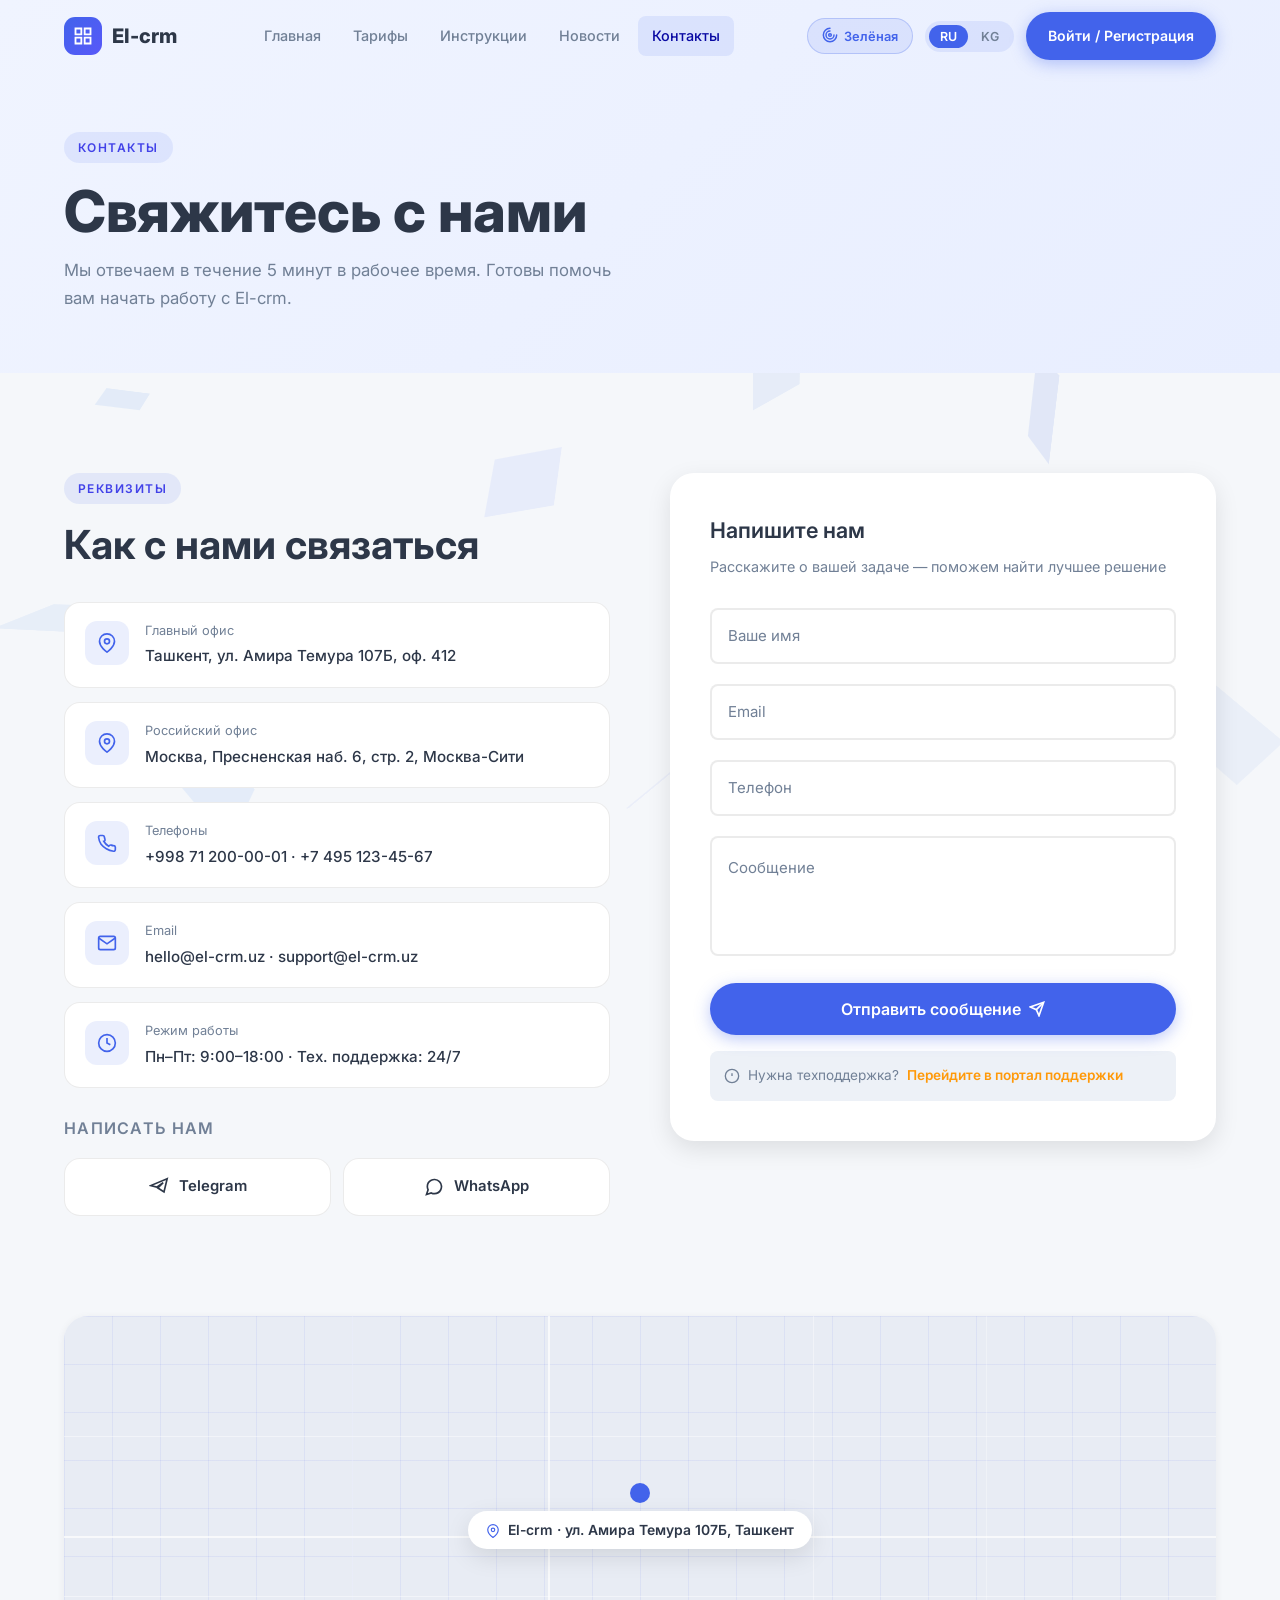
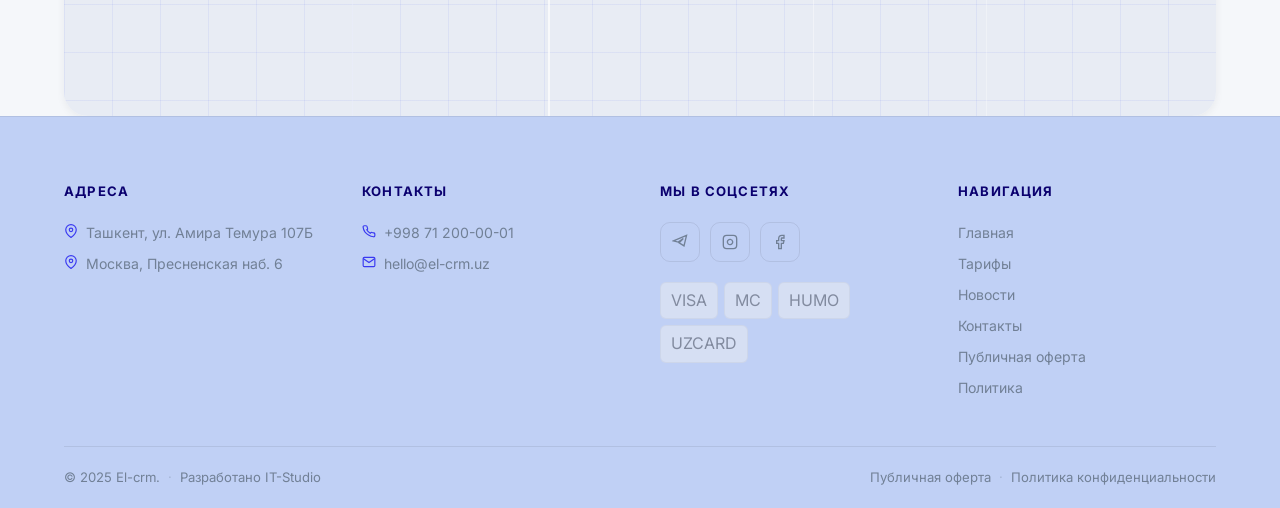
<file: contacts.html>
<!DOCTYPE html>
<html lang="ru">
<head>
<meta charset="UTF-8">
<meta name="viewport" content="width=device-width,initial-scale=1">
<title>Контакты — El-crm</title>
<link rel="preconnect" href="https://fonts.googleapis.com">
<link rel="preconnect" href="https://fonts.gstatic.com" crossorigin>
<link href="https://fonts.googleapis.com/css2?family=Inter:wght@300;400;500;600;700;800&display=swap" rel="stylesheet">
<link rel="stylesheet" href="css/style.css">
  <script src="js/theme.js"></script>

</head>
<body>

<div id="cubes-bg"></div>

<header>
  <div class="header-inner">
    <a href="index.html" class="logo">
      <span class="logo-icon"><svg width="20" height="20" viewBox="0 0 24 24" fill="none" stroke="currentColor" stroke-width="2.2"><path d="M3 3h7v7H3zM14 3h7v7h-7zM14 14h7v7h-7zM3 14h7v7H3z"/></svg></span>
      El-crm
    </a>
    <nav>
      <a href="index.html">Главная</a>
      <a href="pricing.html">Тарифы</a>
      <a href="instructions.html">Инструкции</a>
      <a href="news.html">Новости</a>
      <a href="contacts.html" class="active">Контакты</a>
    </nav>
    <div class="header-actions">
      <button id="theme-toggle" class="theme-toggle-btn" title="Переключить тему" aria-label="Переключить тему">
        <span id="theme-icon"><svg width="16" height="16" viewBox="0 0 24 24" fill="none" stroke="currentColor" stroke-width="2.2" stroke-linecap="round" stroke-linejoin="round"><path d="M12 2a10 10 0 1 0 10 10"/><path d="M12 6a6 6 0 1 0 6 6"/><circle cx="12" cy="12" r="2"/></svg></span>
        <span id="theme-label">Зелёная</span>
      </button>
      
      <div class="lang-switcher">
        <button class="lang-btn active">RU</button>
        <button class="lang-btn">KG</button>
      </div>
      <a href="index.html#lead" class="btn btn-primary" style="padding:10px 22px;font-size:.88rem">Войти / Регистрация</a>
    </div>
    <button class="burger"><span></span><span></span><span></span></button>
  </div>
</header>
<div class="nav-menu-panel" id="nav-panel">
  <nav class="nav-panel-links">
    <a href="index.html" class="nav-panel-link">Главная</a>
    <a href="pricing.html" class="nav-panel-link">Тарифы</a>
    <a href="instructions.html" class="nav-panel-link">Инструкции</a>
    <a href="news.html" class="nav-panel-link">Новости</a>
    <a href="contacts.html" class="nav-panel-link">Контакты</a>
  </nav>
  <div class="nav-panel-bottom">
    <div class="lang-switcher">
      <button class="lang-btn active">RU</button>
      <button class="lang-btn">KG</button>
    </div>
    <a href="index.html#lead" class="btn btn-primary nav-panel-cta">Попробовать бесплатно</a>
  </div>
</div>

<!-- ГЕРОЙ СТРАНИЦЫ -->
<section class="page-hero">
  <div class="container">
    <span class="section-label">Контакты</span>
    <h1>Свяжитесь с нами</h1>
    <p>Мы отвечаем в течение 5 минут в рабочее время. Готовы помочь вам начать работу с El-crm.</p>
  </div>
</section>

<!-- СЕТКА КОНТАКТОВ -->
<section class="contacts-section section-pad">
  <div class="container">
    <div class="contacts-grid">

      <!-- ЛЕВАЯ КОЛОНКА: контактная информация -->
      <div>
        <span class="section-label">Реквизиты</span>
        <h2 class="section-title" style="margin-bottom:32px">Как с нами связаться</h2>

        <div class="contact-info-cards">
          <div class="ci-card anim d1">
            <div class="ci-ico"><svg width="20" height="20" viewBox="0 0 24 24" fill="none" stroke="currentColor" stroke-width="2"><path d="M21 10c0 7-9 13-9 13s-9-6-9-13a9 9 0 0 1 18 0z"/><circle cx="12" cy="10" r="3"/></svg></div>
            <div>
              <div class="ci-label">Главный офис</div>
              <span class="ci-val">Ташкент, ул. Амира Темура 107Б, оф. 412</span>
            </div>
          </div>
          <div class="ci-card anim d2">
            <div class="ci-ico"><svg width="20" height="20" viewBox="0 0 24 24" fill="none" stroke="currentColor" stroke-width="2"><path d="M21 10c0 7-9 13-9 13s-9-6-9-13a9 9 0 0 1 18 0z"/><circle cx="12" cy="10" r="3"/></svg></div>
            <div>
              <div class="ci-label">Российский офис</div>
              <span class="ci-val">Москва, Пресненская наб. 6, стр. 2, Москва-Сити</span>
            </div>
          </div>
          <div class="ci-card anim d3">
            <div class="ci-ico"><svg width="20" height="20" viewBox="0 0 24 24" fill="none" stroke="currentColor" stroke-width="2"><path d="M22 16.92v3a2 2 0 0 1-2.18 2 19.79 19.79 0 0 1-8.63-3.07A19.5 19.5 0 0 1 4.9 13.5a19.79 19.79 0 0 1-3.07-8.67A2 2 0 0 1 3.83 3h3a2 2 0 0 1 2 1.72 12.84 12.84 0 0 0 .7 2.81 2 2 0 0 1-.45 2.11L8.09 9.91a16 16 0 0 0 6 6l.91-.91a2 2 0 0 1 2.11-.45 12.84 12.84 0 0 0 2.81.7A2 2 0 0 1 22 16.92z"/></svg></div>
            <div>
              <div class="ci-label">Телефоны</div>
              <span class="ci-val">+998 71 200-00-01 · +7 495 123-45-67</span>
            </div>
          </div>
          <div class="ci-card anim d1">
            <div class="ci-ico"><svg width="20" height="20" viewBox="0 0 24 24" fill="none" stroke="currentColor" stroke-width="2"><path d="M4 4h16c1.1 0 2 .9 2 2v12c0 1.1-.9 2-2 2H4c-1.1 0-2-.9-2-2V6c0-1.1.9-2 2-2z"/><polyline points="22,6 12,13 2,6"/></svg></div>
            <div>
              <div class="ci-label">Email</div>
              <span class="ci-val">hello@el-crm.uz · support@el-crm.uz</span>
            </div>
          </div>
          <div class="ci-card anim d2">
            <div class="ci-ico"><svg width="20" height="20" viewBox="0 0 24 24" fill="none" stroke="currentColor" stroke-width="2"><circle cx="12" cy="12" r="10"/><polyline points="12 6 12 12 16 14"/></svg></div>
            <div>
              <div class="ci-label">Режим работы</div>
              <span class="ci-val">Пн–Пт: 9:00–18:00 · Тех. поддержка: 24/7</span>
            </div>
          </div>
        </div>

        <!-- КНОПКИ МЕССЕНДЖЕРОВ -->
        <div class="anim d3">
          <h3 style="margin-bottom:16px;font-size:1rem;color:var(--text-muted);font-weight:600;text-transform:uppercase;letter-spacing:.08em">Написать нам</h3>
          <div class="mess-btns">
            <a href="https://t.me/elcrm" class="mess-btn tg" target="_blank" rel="noopener">
              <svg width="20" height="20" viewBox="0 0 24 24" fill="none" stroke="currentColor" stroke-width="2"><path d="M21.8 2L2 10.3l7.3 1.8L17 6.7l-6.3 6.5 7.3 4.7L21.8 2z"/></svg>
              Telegram
            </a>
            <a href="https://wa.me/998712000001" class="mess-btn wa" target="_blank" rel="noopener">
              <svg width="20" height="20" viewBox="0 0 24 24" fill="none" stroke="currentColor" stroke-width="2"><path d="M21 11.5a8.38 8.38 0 0 1-.9 3.8 8.5 8.5 0 0 1-7.6 4.7 8.38 8.38 0 0 1-3.8-.9L3 21l1.9-5.7a8.38 8.38 0 0 1-.9-3.8 8.5 8.5 0 0 1 4.7-7.6 8.38 8.38 0 0 1 3.8-.9h.5a8.48 8.48 0 0 1 8 8v.5z"/></svg>
              WhatsApp
            </a>
          </div>
        </div>
      </div>

      <!-- ПРАВАЯ КОЛОНКА: форма -->
      <div class="anim d2">
        <div class="float-form">
          <h3 style="margin-bottom:8px">Напишите нам</h3>
          <p style="color:var(--text-muted);font-size:.9rem;margin-bottom:28px">Расскажите о вашей задаче — поможем найти лучшее решение</p>
          <form novalidate>
            <div class="float-group">
              <input type="text" placeholder=" " id="c-name" required>
              <label for="c-name">Ваше имя</label>
            </div>
            <div class="float-group">
              <input type="email" placeholder=" " id="c-email" required>
              <label for="c-email">Email</label>
            </div>
            <div class="float-group">
              <input type="tel" placeholder=" " id="c-phone">
              <label for="c-phone">Телефон</label>
            </div>
            <div class="float-group">
              <textarea placeholder=" " id="c-msg" required></textarea>
              <label for="c-msg">Сообщение</label>
            </div>
            <button type="submit" class="btn btn-primary" style="width:100%;justify-content:center;padding:16px;font-size:1rem">
              Отправить сообщение
              <svg width="16" height="16" viewBox="0 0 24 24" fill="none" stroke="currentColor" stroke-width="2.5"><line x1="22" y1="2" x2="11" y2="13"/><polygon points="22 2 15 22 11 13 2 9 22 2"/></svg>
            </button>
          </form>
          <div class="support-note">
            <svg width="16" height="16" viewBox="0 0 24 24" fill="none" stroke="currentColor" stroke-width="2"><circle cx="12" cy="12" r="10"/><line x1="12" y1="8" x2="12" y2="12"/><line x1="12" y1="16" x2="12.01" y2="16"/></svg>
            Нужна техподдержка? <a href="#">Перейдите в портал поддержки</a>
          </div>
        </div>
      </div>

    </div>
  </div>
</section>

<!-- КАРТА -->
<section class="map-section">
  <div class="container">
    <div class="map-box anim">
      <div class="map-bg">
        <div class="map-grid-lines"></div>
        <div class="map-roads"></div>
        <!-- Декоративные дороги -->
        <div style="position:absolute;inset:0;pointer-events:none">
          <div style="position:absolute;left:0;right:0;top:30%;height:1px;background:rgba(255,255,255,.4)"></div>
          <div style="position:absolute;left:0;right:0;top:70%;height:1px;background:rgba(255,255,255,.4)"></div>
          <div style="position:absolute;top:0;bottom:0;left:25%;width:1px;background:rgba(255,255,255,.4)"></div>
          <div style="position:absolute;top:0;bottom:0;left:65%;width:1px;background:rgba(255,255,255,.4)"></div>
          <div style="position:absolute;top:0;bottom:0;left:80%;width:1px;background:rgba(255,255,255,.3)"></div>
        </div>
        <div class="map-pin-wrap">
          <div class="map-dot"></div>
          <div class="map-label">
            <svg width="14" height="14" viewBox="0 0 24 24" fill="none" stroke="currentColor" stroke-width="2" style="display:inline;vertical-align:middle;margin-right:4px;color:var(--accent)"><path d="M21 10c0 7-9 13-9 13s-9-6-9-13a9 9 0 0 1 18 0z"/><circle cx="12" cy="10" r="3"/></svg>
            El-crm · ул. Амира Темура 107Б, Ташкент
          </div>
        </div>
      </div>
    </div>
  </div>
</section>

<!-- ПОДВАЛ -->
<footer>
  <div class="container">
    <div class="footer-grid">
      <div class="footer-col"><h4>Адреса</h4><ul>
        <li><svg width="14" height="14" viewBox="0 0 24 24" fill="none" stroke="currentColor" stroke-width="2"><path d="M21 10c0 7-9 13-9 13s-9-6-9-13a9 9 0 0 1 18 0z"/><circle cx="12" cy="10" r="3"/></svg>Ташкент, ул. Амира Темура 107Б</li>
        <li><svg width="14" height="14" viewBox="0 0 24 24" fill="none" stroke="currentColor" stroke-width="2"><path d="M21 10c0 7-9 13-9 13s-9-6-9-13a9 9 0 0 1 18 0z"/><circle cx="12" cy="10" r="3"/></svg>Москва, Пресненская наб. 6</li>
      </ul></div>
      <div class="footer-col"><h4>Контакты</h4><ul>
        <li><svg width="14" height="14" viewBox="0 0 24 24" fill="none" stroke="currentColor" stroke-width="2"><path d="M22 16.92v3a2 2 0 0 1-2.18 2 19.79 19.79 0 0 1-8.63-3.07A19.5 19.5 0 0 1 4.9 13.5a19.79 19.79 0 0 1-3.07-8.67A2 2 0 0 1 3.83 3h3a2 2 0 0 1 2 1.72 12.84 12.84 0 0 0 .7 2.81 2 2 0 0 1-.45 2.11L8.09 9.91a16 16 0 0 0 6 6l.91-.91a2 2 0 0 1 2.11-.45 12.84 12.84 0 0 0 2.81.7A2 2 0 0 1 22 16.92z"/></svg>+998 71 200-00-01</li>
        <li><svg width="14" height="14" viewBox="0 0 24 24" fill="none" stroke="currentColor" stroke-width="2"><path d="M4 4h16c1.1 0 2 .9 2 2v12c0 1.1-.9 2-2 2H4c-1.1 0-2-.9-2-2V6c0-1.1.9-2 2-2z"/><polyline points="22,6 12,13 2,6"/></svg>hello@el-crm.uz</li>
      </ul></div>
      <div class="footer-col"><h4>Мы в соцсетях</h4>
        <div class="socials">
          <a href="#" class="soc-btn"><svg width="16" height="16" viewBox="0 0 24 24" fill="none" stroke="currentColor" stroke-width="2"><path d="M21.8 2L2 10.3l7.3 1.8L17 6.7l-6.3 6.5 7.3 4.7L21.8 2z"/></svg></a>
          <a href="#" class="soc-btn"><svg width="16" height="16" viewBox="0 0 24 24" fill="none" stroke="currentColor" stroke-width="2"><rect x="2" y="2" width="20" height="20" rx="5"/><path d="M16 11.37A4 4 0 1 1 12.63 8 4 4 0 0 1 16 11.37z"/><line x1="17.5" y1="6.5" x2="17.51" y2="6.5"/></svg></a>
          <a href="#" class="soc-btn"><svg width="16" height="16" viewBox="0 0 24 24" fill="none" stroke="currentColor" stroke-width="2"><path d="M18 2h-3a5 5 0 0 0-5 5v3H7v4h3v8h4v-8h3l1-4h-4V7a1 1 0 0 1 1-1h3z"/></svg></a>
        </div>
        <div class="pay-logos"><span class="pay-logo">VISA</span><span class="pay-logo">MC</span><span class="pay-logo">HUMO</span><span class="pay-logo">UZCARD</span></div>
      </div>
      <div class="footer-col"><h4>Навигация</h4><ul>
        <li><a href="index.html">Главная</a></li><li><a href="pricing.html">Тарифы</a></li>
        <li><a href="news.html">Новости</a></li><li><a href="contacts.html">Контакты</a></li>
        <li><a href="offer.html">Публичная оферта</a></li><li><a href="privacy.html">Политика</a></li>
      </ul></div>
    </div>
    <div class="footer-bottom">
      <div class="footer-bottom-l"><span>© 2025 El-crm.</span><span class="sep">·</span><span>Разработано <a href="#">IT-Studio</a></span></div>
      <div class="footer-bottom-r"><a href="offer.html">Публичная оферта</a><span class="sep">·</span><a href="privacy.html">Политика конфиденциальности</a></div>
    </div>
  </div>
</footer>

<button class="scroll-top"><svg width="18" height="18" viewBox="0 0 24 24" fill="none" stroke="currentColor" stroke-width="2.5"><polyline points="18 15 12 9 6 15"/></svg></button>

<script src="js/cubes.js"></script>
<script src="js/main.js"></script>
</body>
</html>
</file>
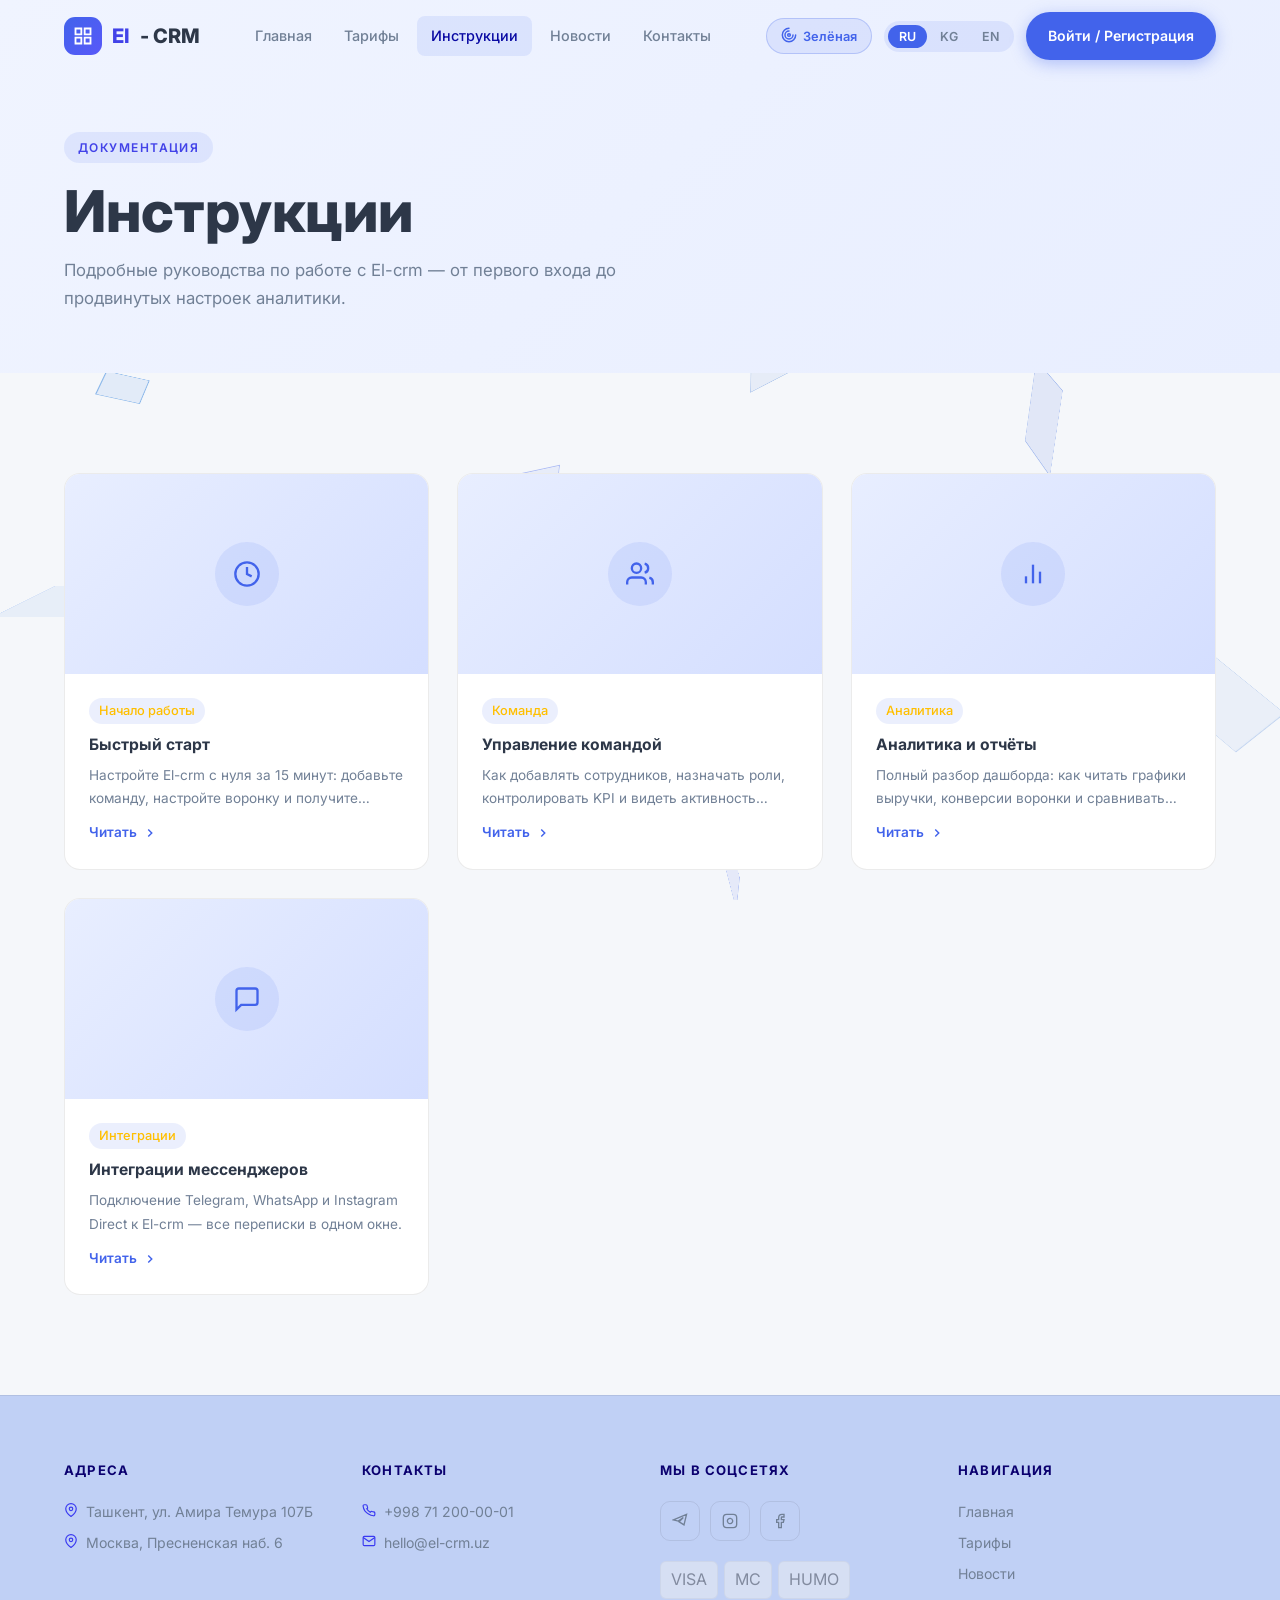
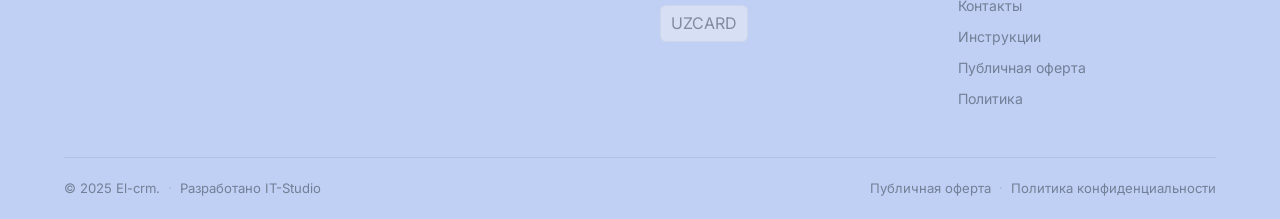
<file: instructions.html>
<!DOCTYPE html>
<html lang="ru">
<head>
<meta charset="UTF-8">
<meta name="viewport" content="width=device-width,initial-scale=1">
<title>Инструкции — El-crm</title>
<link rel="preconnect" href="https://fonts.googleapis.com">
<link rel="preconnect" href="https://fonts.gstatic.com" crossorigin>
<link href="https://fonts.googleapis.com/css2?family=Inter:wght@300;400;500;600;700;800&display=swap" rel="stylesheet">
<link rel="stylesheet" href="css/style.css">
<script src="js/theme.js"></script>
<style>
  .instr-read-link {
    display: inline-flex;
    align-items: center;
    gap: 6px;
    font-size: .85rem;
    font-weight: 600;
    color: var(--accent);
    margin-top: 12px;
    transition: gap var(--transition), opacity var(--transition);
  }
  .instr-read-link:hover {
    gap: 10px;
    opacity: .8;
  }
</style>
</head>
<body>

<div id="cubes-bg"></div>

<header>
  <div class="header-inner">
    <a href="index.html" class="logo">
      <span class="logo-icon"><svg width="20" height="20" viewBox="0 0 24 24" fill="none" stroke="currentColor" stroke-width="2.2"><path d="M3 3h7v7H3zM14 3h7v7h-7zM14 14h7v7h-7zM3 14h7v7H3z"/></svg></span>
      <span class="logo-text-accent">El</span>- CRM
    </a>
    <nav>
      <a href="index.html">Главная</a>
      <a href="pricing.html">Тарифы</a>
      <a href="instructions.html" class="active">Инструкции</a>
      <a href="news.html">Новости</a>
      <a href="contacts.html">Контакты</a>
    </nav>
    <div class="header-actions">
      <button id="theme-toggle" class="theme-toggle-btn" title="Переключить тему" aria-label="Переключить тему">
        <span id="theme-icon"><svg width="16" height="16" viewBox="0 0 24 24" fill="none" stroke="currentColor" stroke-width="2.2" stroke-linecap="round" stroke-linejoin="round"><path d="M12 2a10 10 0 1 0 10 10"/><path d="M12 6a6 6 0 1 0 6 6"/><circle cx="12" cy="12" r="2"/></svg></span>
        <span id="theme-label">Зелёная</span>
      </button>
      <div class="lang-switcher">
        <button class="lang-btn active">RU</button>
        <button class="lang-btn">KG</button>
        <button class="lang-btn">EN</button>
      </div>
      <a href="index.html#lead" class="btn btn-primary" style="padding:10px 22px;font-size:.88rem">Войти / Регистрация</a>
    </div>
    <button class="burger" aria-label="Меню"><span></span><span></span><span></span></button>
  </div>
</header>

<div class="nav-menu-panel" id="nav-panel">
  <nav class="nav-panel-links">
    <a href="index.html" class="nav-panel-link">Главная</a>
    <a href="pricing.html" class="nav-panel-link">Тарифы</a>
    <a href="instructions.html" class="nav-panel-link">Инструкции</a>
    <a href="news.html" class="nav-panel-link">Новости</a>
    <a href="contacts.html" class="nav-panel-link">Контакты</a>
  </nav>
  <div class="nav-panel-bottom">
    <div class="lang-switcher">
      <button class="lang-btn active">RU</button>
      <button class="lang-btn">KG</button>
      <button class="lang-btn">EN</button>
    </div>
    <a href="index.html#lead" class="btn btn-primary nav-panel-cta">Попробовать бесплатно</a>
  </div>
</div>

<!-- ГЕРОЙ СТРАНИЦЫ -->
<section class="page-hero">
  <div class="container">
    <span class="section-label">Документация</span>
    <h1>Инструкции</h1>
    <p>Подробные руководства по работе с El-crm — от первого входа до продвинутых настроек аналитики.</p>
  </div>
</section>

<!-- СЕТКА ИНСТРУКЦИЙ -->
<section class="news-section section-pad">
  <div class="container">
    <div class="news-grid">

      <!-- Карточка 1 -->
      <article class="news-card anim d1">
        <div class="news-thumb">
          <div class="news-thumb-inner">
            <div style="width:64px;height:64px;background:var(--accent-light);border-radius:50%;display:flex;align-items:center;justify-content:center;color:var(--accent)">
              <svg width="28" height="28" viewBox="0 0 24 24" fill="none" stroke="currentColor" stroke-width="2"><circle cx="12" cy="12" r="10"/><polyline points="12 6 12 12 16 14"/></svg>
            </div>
          </div>
        </div>
        <div class="news-body">
          <div class="news-meta"><span class="news-tag">Начало работы</span></div>
          <h3 class="news-title">Быстрый старт</h3>
          <p class="news-excerpt">Настройте El-crm с нуля за 15 минут: добавьте команду, настройте воронку и получите первые сделки.</p>
          <a href="instruction-detail.html" class="instr-read-link">
            Читать
            <svg width="14" height="14" viewBox="0 0 24 24" fill="none" stroke="currentColor" stroke-width="2.5"><polyline points="9 18 15 12 9 6"/></svg>
          </a>
        </div>
      </article>

      <!-- Карточка 2 -->
      <article class="news-card anim d2">
        <div class="news-thumb">
          <div class="news-thumb-inner">
            <div style="width:64px;height:64px;background:var(--accent-light);border-radius:50%;display:flex;align-items:center;justify-content:center;color:var(--accent)">
              <svg width="28" height="28" viewBox="0 0 24 24" fill="none" stroke="currentColor" stroke-width="2"><path d="M17 21v-2a4 4 0 0 0-4-4H5a4 4 0 0 0-4 4v2"/><circle cx="9" cy="7" r="4"/><path d="M23 21v-2a4 4 0 0 0-3-3.87M16 3.13a4 4 0 0 1 0 7.75"/></svg>
            </div>
          </div>
        </div>
        <div class="news-body">
          <div class="news-meta"><span class="news-tag">Команда</span></div>
          <h3 class="news-title">Управление командой</h3>
          <p class="news-excerpt">Как добавлять сотрудников, назначать роли, контролировать KPI и видеть активность каждого менеджера.</p>
          <a href="instruction-detail.html" class="instr-read-link">
            Читать
            <svg width="14" height="14" viewBox="0 0 24 24" fill="none" stroke="currentColor" stroke-width="2.5"><polyline points="9 18 15 12 9 6"/></svg>
          </a>
        </div>
      </article>

      <!-- Карточка 3 -->
      <article class="news-card anim d3">
        <div class="news-thumb">
          <div class="news-thumb-inner">
            <div style="width:64px;height:64px;background:var(--accent-light);border-radius:50%;display:flex;align-items:center;justify-content:center;color:var(--accent)">
              <svg width="28" height="28" viewBox="0 0 24 24" fill="none" stroke="currentColor" stroke-width="2"><line x1="18" y1="20" x2="18" y2="10"/><line x1="12" y1="20" x2="12" y2="4"/><line x1="6" y1="20" x2="6" y2="14"/></svg>
            </div>
          </div>
        </div>
        <div class="news-body">
          <div class="news-meta"><span class="news-tag">Аналитика</span></div>
          <h3 class="news-title">Аналитика и отчёты</h3>
          <p class="news-excerpt">Полный разбор дашборда: как читать графики выручки, конверсии воронки и сравнивать периоды.</p>
          <a href="instruction-detail.html" class="instr-read-link">
            Читать
            <svg width="14" height="14" viewBox="0 0 24 24" fill="none" stroke="currentColor" stroke-width="2.5"><polyline points="9 18 15 12 9 6"/></svg>
          </a>
        </div>
      </article>

      <!-- Карточка 4 -->
      <article class="news-card anim d4">
        <div class="news-thumb">
          <div class="news-thumb-inner">
            <div style="width:64px;height:64px;background:var(--accent-light);border-radius:50%;display:flex;align-items:center;justify-content:center;color:var(--accent)">
              <svg width="28" height="28" viewBox="0 0 24 24" fill="none" stroke="currentColor" stroke-width="2"><path d="M21 15a2 2 0 0 1-2 2H7l-4 4V5a2 2 0 0 1 2-2h14a2 2 0 0 1 2 2z"/></svg>
            </div>
          </div>
        </div>
        <div class="news-body">
          <div class="news-meta"><span class="news-tag">Интеграции</span></div>
          <h3 class="news-title">Интеграции мессенджеров</h3>
          <p class="news-excerpt">Подключение Telegram, WhatsApp и Instagram Direct к El-crm — все переписки в одном окне.</p>
          <a href="instruction-detail.html" class="instr-read-link">
            Читать
            <svg width="14" height="14" viewBox="0 0 24 24" fill="none" stroke="currentColor" stroke-width="2.5"><polyline points="9 18 15 12 9 6"/></svg>
          </a>
        </div>
      </article>

    </div>
  </div>
</section>

<!-- ПОДВАЛ -->
<footer>
  <div class="container">
    <div class="footer-grid">
      <div class="footer-col"><h4>Адреса</h4><ul>
        <li><svg width="14" height="14" viewBox="0 0 24 24" fill="none" stroke="currentColor" stroke-width="2"><path d="M21 10c0 7-9 13-9 13s-9-6-9-13a9 9 0 0 1 18 0z"/><circle cx="12" cy="10" r="3"/></svg>Ташкент, ул. Амира Темура 107Б</li>
        <li><svg width="14" height="14" viewBox="0 0 24 24" fill="none" stroke="currentColor" stroke-width="2"><path d="M21 10c0 7-9 13-9 13s-9-6-9-13a9 9 0 0 1 18 0z"/><circle cx="12" cy="10" r="3"/></svg>Москва, Пресненская наб. 6</li>
      </ul></div>
      <div class="footer-col"><h4>Контакты</h4><ul>
        <li><svg width="14" height="14" viewBox="0 0 24 24" fill="none" stroke="currentColor" stroke-width="2"><path d="M22 16.92v3a2 2 0 0 1-2.18 2 19.79 19.79 0 0 1-8.63-3.07A19.5 19.5 0 0 1 4.9 13.5a19.79 19.79 0 0 1-3.07-8.67A2 2 0 0 1 3.83 3h3a2 2 0 0 1 2 1.72 12.84 12.84 0 0 0 .7 2.81 2 2 0 0 1-.45 2.11L8.09 9.91a16 16 0 0 0 6 6l.91-.91a2 2 0 0 1 2.11-.45 12.84 12.84 0 0 0 2.81.7A2 2 0 0 1 22 16.92z"/></svg>+998 71 200-00-01</li>
        <li><svg width="14" height="14" viewBox="0 0 24 24" fill="none" stroke="currentColor" stroke-width="2"><path d="M4 4h16c1.1 0 2 .9 2 2v12c0 1.1-.9 2-2 2H4c-1.1 0-2-.9-2-2V6c0-1.1.9-2 2-2z"/><polyline points="22,6 12,13 2,6"/></svg>hello@el-crm.uz</li>
      </ul></div>
      <div class="footer-col"><h4>Мы в соцсетях</h4>
        <div class="socials">
          <a href="#" class="soc-btn"><svg width="16" height="16" viewBox="0 0 24 24" fill="none" stroke="currentColor" stroke-width="2"><path d="M21.8 2L2 10.3l7.3 1.8L17 6.7l-6.3 6.5 7.3 4.7L21.8 2z"/></svg></a>
          <a href="#" class="soc-btn"><svg width="16" height="16" viewBox="0 0 24 24" fill="none" stroke="currentColor" stroke-width="2"><rect x="2" y="2" width="20" height="20" rx="5"/><path d="M16 11.37A4 4 0 1 1 12.63 8 4 4 0 0 1 16 11.37z"/><line x1="17.5" y1="6.5" x2="17.51" y2="6.5"/></svg></a>
          <a href="#" class="soc-btn"><svg width="16" height="16" viewBox="0 0 24 24" fill="none" stroke="currentColor" stroke-width="2"><path d="M18 2h-3a5 5 0 0 0-5 5v3H7v4h3v8h4v-8h3l1-4h-4V7a1 1 0 0 1 1-1h3z"/></svg></a>
        </div>
        <div class="pay-logos"><span class="pay-logo">VISA</span><span class="pay-logo">MC</span><span class="pay-logo">HUMO</span><span class="pay-logo">UZCARD</span></div>
      </div>
      <div class="footer-col"><h4>Навигация</h4><ul>
        <li><a href="index.html">Главная</a></li><li><a href="pricing.html">Тарифы</a></li>
        <li><a href="news.html">Новости</a></li><li><a href="contacts.html">Контакты</a></li>
        <li><a href="instructions.html">Инструкции</a></li>
        <li><a href="offer.html">Публичная оферта</a></li><li><a href="privacy.html">Политика</a></li>
      </ul></div>
    </div>
    <div class="footer-bottom">
      <div class="footer-bottom-l"><span>© 2025 El-crm.</span><span class="sep">·</span><span>Разработано <a href="#">IT-Studio</a></span></div>
      <div class="footer-bottom-r"><a href="offer.html">Публичная оферта</a><span class="sep">·</span><a href="privacy.html">Политика конфиденциальности</a></div>
    </div>
  </div>
</footer>

<button class="scroll-top"><svg width="18" height="18" viewBox="0 0 24 24" fill="none" stroke="currentColor" stroke-width="2.5"><polyline points="18 15 12 9 6 15"/></svg></button>

<script src="js/cubes.js"></script>
<script src="js/main.js"></script>
</body>
</html>
</file>
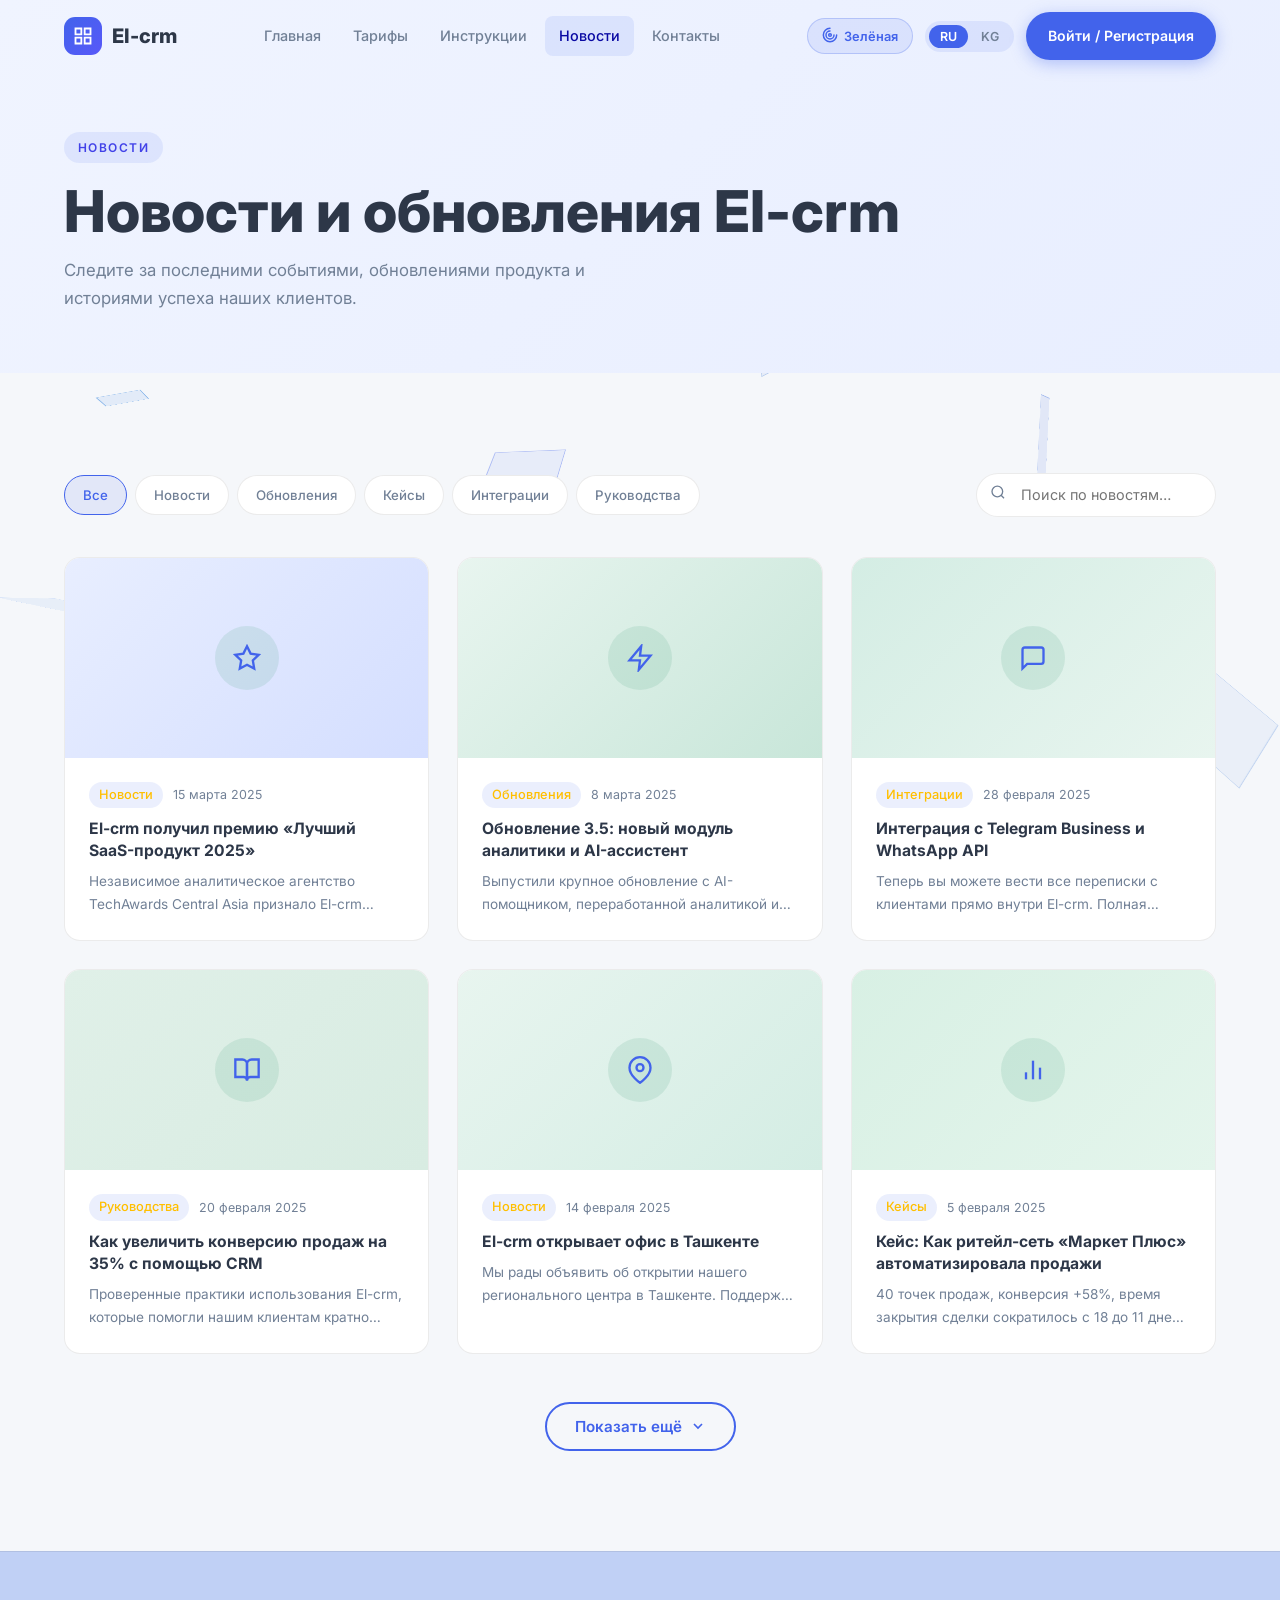
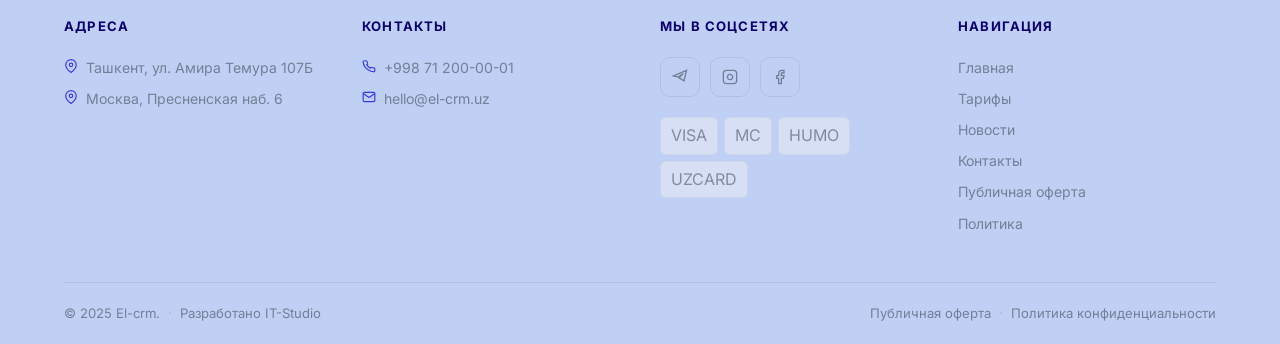
<file: news.html>
<!DOCTYPE html>
<html lang="ru">
<head>
<meta charset="UTF-8">
<meta name="viewport" content="width=device-width,initial-scale=1">
<title>Новости — El-crm</title>
<link rel="preconnect" href="https://fonts.googleapis.com">
<link rel="preconnect" href="https://fonts.gstatic.com" crossorigin>
<link href="https://fonts.googleapis.com/css2?family=Inter:wght@300;400;500;600;700;800&display=swap" rel="stylesheet">
<link rel="stylesheet" href="css/style.css">
  <script src="js/theme.js"></script>

</head>
<body>

<div id="cubes-bg"></div>

<header>
  <div class="header-inner">
    <a href="index.html" class="logo">
      <span class="logo-icon"><svg width="20" height="20" viewBox="0 0 24 24" fill="none" stroke="currentColor" stroke-width="2.2"><path d="M3 3h7v7H3zM14 3h7v7h-7zM14 14h7v7h-7zM3 14h7v7H3z"/></svg></span>
      El-crm
    </a>
    <nav>
      <a href="index.html">Главная</a>
      <a href="pricing.html">Тарифы</a>
      <a href="instructions.html">Инструкции</a>
      <a href="news.html" class="active">Новости</a>
      <a href="contacts.html">Контакты</a>
    </nav>
    <div class="header-actions">
      <button id="theme-toggle" class="theme-toggle-btn" title="Переключить тему" aria-label="Переключить тему">
        <span id="theme-icon"><svg width="16" height="16" viewBox="0 0 24 24" fill="none" stroke="currentColor" stroke-width="2.2" stroke-linecap="round" stroke-linejoin="round"><path d="M12 2a10 10 0 1 0 10 10"/><path d="M12 6a6 6 0 1 0 6 6"/><circle cx="12" cy="12" r="2"/></svg></span>
        <span id="theme-label">Зелёная</span>
      </button>
      
      <div class="lang-switcher">
        <button class="lang-btn active">RU</button>
        <button class="lang-btn">KG</button>
      </div>
      <a href="index.html#lead" class="btn btn-primary" style="padding:10px 22px;font-size:.88rem">Войти / Регистрация</a>
    </div>
    <button class="burger"><span></span><span></span><span></span></button>
  </div>
</header>
<div class="nav-menu-panel" id="nav-panel">
  <nav class="nav-panel-links">
    <a href="index.html" class="nav-panel-link">Главная</a>
    <a href="pricing.html" class="nav-panel-link">Тарифы</a>
    <a href="instructions.html" class="nav-panel-link">Инструкции</a>
    <a href="news.html" class="nav-panel-link">Новости</a>
    <a href="contacts.html" class="nav-panel-link">Контакты</a>
  </nav>
  <div class="nav-panel-bottom">
    <div class="lang-switcher">
      <button class="lang-btn active">RU</button>
      <button class="lang-btn">KG</button>
    </div>
    <a href="index.html#lead" class="btn btn-primary nav-panel-cta">Попробовать бесплатно</a>
  </div>
</div>

<!-- ГЕРОЙ СТРАНИЦЫ -->
<section class="page-hero">
  <div class="container">
    <span class="section-label">Новости</span>
    <h1>Новости и обновления El-crm</h1>
    <p>Следите за последними событиями, обновлениями продукта и историями успеха наших клиентов.</p>
  </div>
</section>

<!-- РАЗДЕЛ НОВОСТЕЙ -->
<section class="news-section section-pad">
  <div class="container">

    <!-- ФИЛЬТРЫ -->
    <div class="news-filters anim">
      <div class="filter-tags">
        <button class="ftag active">Все</button>
        <button class="ftag">Новости</button>
        <button class="ftag">Обновления</button>
        <button class="ftag">Кейсы</button>
        <button class="ftag">Интеграции</button>
        <button class="ftag">Руководства</button>
      </div>
      <div class="search-wrap">
        <span class="search-ico">
          <svg width="16" height="16" viewBox="0 0 24 24" fill="none" stroke="currentColor" stroke-width="2"><circle cx="11" cy="11" r="8"/><line x1="21" y1="21" x2="16.65" y2="16.65"/></svg>
        </span>
        <input type="search" class="search-input" placeholder="Поиск по новостям…">
      </div>
    </div>

    <!-- СЕТКА НОВОСТЕЙ -->
    <div class="news-grid">

      <article class="news-card anim d1">
        <div class="news-thumb">
          <div class="news-thumb-inner">
            <div style="width:64px;height:64px;background:rgba(78,159,125,.15);border-radius:50%;display:flex;align-items:center;justify-content:center;color:var(--accent)">
              <svg width="28" height="28" viewBox="0 0 24 24" fill="none" stroke="currentColor" stroke-width="2"><polygon points="12 2 15.09 8.26 22 9.27 17 14.14 18.18 21.02 12 17.77 5.82 21.02 7 14.14 2 9.27 8.91 8.26 12 2"/></svg>
            </div>
          </div>
        </div>
        <div class="news-body">
          <div class="news-meta"><span class="news-tag">Новости</span><span class="news-date">15 марта 2025</span></div>
          <h3 class="news-title">El-crm получил премию «Лучший SaaS-продукт 2025»</h3>
          <p class="news-excerpt">Независимое аналитическое агентство TechAwards Central Asia признало El-crm лучшим SaaS-решением для бизнеса в регионе.</p>
        </div>
      </article>

      <article class="news-card anim d2">
        <div class="news-thumb">
          <div class="news-thumb-inner" style="background:linear-gradient(135deg,#e8f5ef,#c8e6d9)">
            <div style="width:64px;height:64px;background:rgba(78,159,125,.15);border-radius:50%;display:flex;align-items:center;justify-content:center;color:var(--accent)">
              <svg width="28" height="28" viewBox="0 0 24 24" fill="none" stroke="currentColor" stroke-width="2"><polygon points="13 2 3 14 12 14 11 22 21 10 12 10 13 2"/></svg>
            </div>
          </div>
        </div>
        <div class="news-body">
          <div class="news-meta"><span class="news-tag">Обновления</span><span class="news-date">8 марта 2025</span></div>
          <h3 class="news-title">Обновление 3.5: новый модуль аналитики и AI-ассистент</h3>
          <p class="news-excerpt">Выпустили крупное обновление с AI-помощником, переработанной аналитикой и улучшенным интерфейсом воронки продаж.</p>
        </div>
      </article>

      <article class="news-card anim d3">
        <div class="news-thumb">
          <div class="news-thumb-inner" style="background:linear-gradient(135deg,#d4ede4,#e8f5ef)">
            <div style="width:64px;height:64px;background:rgba(78,159,125,.15);border-radius:50%;display:flex;align-items:center;justify-content:center;color:var(--accent)">
              <svg width="28" height="28" viewBox="0 0 24 24" fill="none" stroke="currentColor" stroke-width="2"><path d="M21 15a2 2 0 0 1-2 2H7l-4 4V5a2 2 0 0 1 2-2h14a2 2 0 0 1 2 2z"/></svg>
            </div>
          </div>
        </div>
        <div class="news-body">
          <div class="news-meta"><span class="news-tag">Интеграции</span><span class="news-date">28 февраля 2025</span></div>
          <h3 class="news-title">Интеграция с Telegram Business и WhatsApp API</h3>
          <p class="news-excerpt">Теперь вы можете вести все переписки с клиентами прямо внутри El-crm. Полная история переписки привязана к карточке клиента.</p>
        </div>
      </article>

      <article class="news-card anim d1">
        <div class="news-thumb">
          <div class="news-thumb-inner" style="background:linear-gradient(135deg,#e0f0e8,#d8ece2)">
            <div style="width:64px;height:64px;background:rgba(78,159,125,.15);border-radius:50%;display:flex;align-items:center;justify-content:center;color:var(--accent)">
              <svg width="28" height="28" viewBox="0 0 24 24" fill="none" stroke="currentColor" stroke-width="2"><path d="M2 3h6a4 4 0 0 1 4 4v14a3 3 0 0 0-3-3H2z"/><path d="M22 3h-6a4 4 0 0 0-4 4v14a3 3 0 0 1 3-3h7z"/></svg>
            </div>
          </div>
        </div>
        <div class="news-body">
          <div class="news-meta"><span class="news-tag">Руководства</span><span class="news-date">20 февраля 2025</span></div>
          <h3 class="news-title">Как увеличить конверсию продаж на 35% с помощью CRM</h3>
          <p class="news-excerpt">Проверенные практики использования El-crm, которые помогли нашим клиентам кратно увеличить конверсию всего за 3 месяца.</p>
        </div>
      </article>

      <article class="news-card anim d2">
        <div class="news-thumb">
          <div class="news-thumb-inner" style="background:linear-gradient(135deg,#e8f5ef,#d4ede4)">
            <div style="width:64px;height:64px;background:rgba(78,159,125,.15);border-radius:50%;display:flex;align-items:center;justify-content:center;color:var(--accent)">
              <svg width="28" height="28" viewBox="0 0 24 24" fill="none" stroke="currentColor" stroke-width="2"><path d="M21 10c0 7-9 13-9 13s-9-6-9-13a9 9 0 0 1 18 0z"/><circle cx="12" cy="10" r="3"/></svg>
            </div>
          </div>
        </div>
        <div class="news-body">
          <div class="news-meta"><span class="news-tag">Новости</span><span class="news-date">14 февраля 2025</span></div>
          <h3 class="news-title">El-crm открывает офис в Ташкенте</h3>
          <p class="news-excerpt">Мы рады объявить об открытии нашего регионального центра в Ташкенте. Поддержка на русском и узбекском языках уже доступна.</p>
        </div>
      </article>

      <article class="news-card anim d3">
        <div class="news-thumb">
          <div class="news-thumb-inner" style="background:linear-gradient(135deg,#d8f0e4,#e4f5ec)">
            <div style="width:64px;height:64px;background:rgba(78,159,125,.15);border-radius:50%;display:flex;align-items:center;justify-content:center;color:var(--accent)">
              <svg width="28" height="28" viewBox="0 0 24 24" fill="none" stroke="currentColor" stroke-width="2"><line x1="18" y1="20" x2="18" y2="10"/><line x1="12" y1="20" x2="12" y2="4"/><line x1="6" y1="20" x2="6" y2="14"/></svg>
            </div>
          </div>
        </div>
        <div class="news-body">
          <div class="news-meta"><span class="news-tag">Кейсы</span><span class="news-date">5 февраля 2025</span></div>
          <h3 class="news-title">Кейс: Как ритейл-сеть «Маркет Плюс» автоматизировала продажи</h3>
          <p class="news-excerpt">40 точек продаж, конверсия +58%, время закрытия сделки сократилось с 18 до 11 дней. Полный разбор внедрения El-crm.</p>
        </div>
      </article>

    </div><!-- /конец сетки новостей -->

    <div class="load-more-wrap anim">
      <button class="btn btn-outline" id="load-more-btn">
        Показать ещё
        <svg width="16" height="16" viewBox="0 0 24 24" fill="none" stroke="currentColor" stroke-width="2.5"><polyline points="6 9 12 15 18 9"/></svg>
      </button>
    </div>

  </div>
</section>

<!-- МОДАЛЬНОЕ ОКНО НОВОСТИ -->
<div class="modal-overlay" role="dialog" aria-modal="true">
  <div class="modal">
    <button class="modal-close" aria-label="Закрыть">
      <svg width="16" height="16" viewBox="0 0 24 24" fill="none" stroke="currentColor" stroke-width="2.5"><line x1="18" y1="6" x2="6" y2="18"/><line x1="6" y1="6" x2="18" y2="18"/></svg>
    </button>
    <div class="modal-img">
      <svg width="56" height="56" viewBox="0 0 24 24" fill="none" stroke="currentColor" stroke-width="1.5" opacity=".4"><path d="M2 3h6a4 4 0 0 1 4 4v14a3 3 0 0 0-3-3H2z"/><path d="M22 3h-6a4 4 0 0 0-4 4v14a3 3 0 0 1 3-3h7z"/></svg>
    </div>
    <div class="modal-meta"></div>
    <h2 class="modal-article-title"></h2>
    <div class="modal-body modal-article-text"></div>
  </div>
</div>

<!-- ПОДВАЛ -->
<footer>
  <div class="container">
    <div class="footer-grid">
      <div class="footer-col"><h4>Адреса</h4><ul>
        <li><svg width="14" height="14" viewBox="0 0 24 24" fill="none" stroke="currentColor" stroke-width="2"><path d="M21 10c0 7-9 13-9 13s-9-6-9-13a9 9 0 0 1 18 0z"/><circle cx="12" cy="10" r="3"/></svg>Ташкент, ул. Амира Темура 107Б</li>
        <li><svg width="14" height="14" viewBox="0 0 24 24" fill="none" stroke="currentColor" stroke-width="2"><path d="M21 10c0 7-9 13-9 13s-9-6-9-13a9 9 0 0 1 18 0z"/><circle cx="12" cy="10" r="3"/></svg>Москва, Пресненская наб. 6</li>
      </ul></div>
      <div class="footer-col"><h4>Контакты</h4><ul>
        <li><svg width="14" height="14" viewBox="0 0 24 24" fill="none" stroke="currentColor" stroke-width="2"><path d="M22 16.92v3a2 2 0 0 1-2.18 2 19.79 19.79 0 0 1-8.63-3.07A19.5 19.5 0 0 1 4.9 13.5a19.79 19.79 0 0 1-3.07-8.67A2 2 0 0 1 3.83 3h3a2 2 0 0 1 2 1.72 12.84 12.84 0 0 0 .7 2.81 2 2 0 0 1-.45 2.11L8.09 9.91a16 16 0 0 0 6 6l.91-.91a2 2 0 0 1 2.11-.45 12.84 12.84 0 0 0 2.81.7A2 2 0 0 1 22 16.92z"/></svg>+998 71 200-00-01</li>
        <li><svg width="14" height="14" viewBox="0 0 24 24" fill="none" stroke="currentColor" stroke-width="2"><path d="M4 4h16c1.1 0 2 .9 2 2v12c0 1.1-.9 2-2 2H4c-1.1 0-2-.9-2-2V6c0-1.1.9-2 2-2z"/><polyline points="22,6 12,13 2,6"/></svg>hello@el-crm.uz</li>
      </ul></div>
      <div class="footer-col"><h4>Мы в соцсетях</h4>
        <div class="socials">
          <a href="#" class="soc-btn"><svg width="16" height="16" viewBox="0 0 24 24" fill="none" stroke="currentColor" stroke-width="2"><path d="M21.8 2L2 10.3l7.3 1.8L17 6.7l-6.3 6.5 7.3 4.7L21.8 2z"/></svg></a>
          <a href="#" class="soc-btn"><svg width="16" height="16" viewBox="0 0 24 24" fill="none" stroke="currentColor" stroke-width="2"><rect x="2" y="2" width="20" height="20" rx="5"/><path d="M16 11.37A4 4 0 1 1 12.63 8 4 4 0 0 1 16 11.37z"/><line x1="17.5" y1="6.5" x2="17.51" y2="6.5"/></svg></a>
          <a href="#" class="soc-btn"><svg width="16" height="16" viewBox="0 0 24 24" fill="none" stroke="currentColor" stroke-width="2"><path d="M18 2h-3a5 5 0 0 0-5 5v3H7v4h3v8h4v-8h3l1-4h-4V7a1 1 0 0 1 1-1h3z"/></svg></a>
        </div>
        <div class="pay-logos"><span class="pay-logo">VISA</span><span class="pay-logo">MC</span><span class="pay-logo">HUMO</span><span class="pay-logo">UZCARD</span></div>
      </div>
      <div class="footer-col"><h4>Навигация</h4><ul>
        <li><a href="index.html">Главная</a></li><li><a href="pricing.html">Тарифы</a></li>
        <li><a href="news.html">Новости</a></li><li><a href="contacts.html">Контакты</a></li>
        <li><a href="offer.html">Публичная оферта</a></li><li><a href="privacy.html">Политика</a></li>
      </ul></div>
    </div>
    <div class="footer-bottom">
      <div class="footer-bottom-l"><span>© 2025 El-crm.</span><span class="sep">·</span><span>Разработано <a href="#">IT-Studio</a></span></div>
      <div class="footer-bottom-r"><a href="offer.html">Публичная оферта</a><span class="sep">·</span><a href="privacy.html">Политика конфиденциальности</a></div>
    </div>
  </div>
</footer>

<button class="scroll-top"><svg width="18" height="18" viewBox="0 0 24 24" fill="none" stroke="currentColor" stroke-width="2.5"><polyline points="18 15 12 9 6 15"/></svg></button>

<script src="js/cubes.js"></script>
<script src="js/main.js"></script>
<script>
  document.getElementById('load-more-btn')?.addEventListener('click', function() {
    this.textContent = 'Загрузка…';
    setTimeout(() => {
      this.textContent = 'Больше новостей нет';
      this.disabled = true;
      this.style.opacity = '.5';
    }, 1200);
  });
</script>
</body>
</html>
</file>
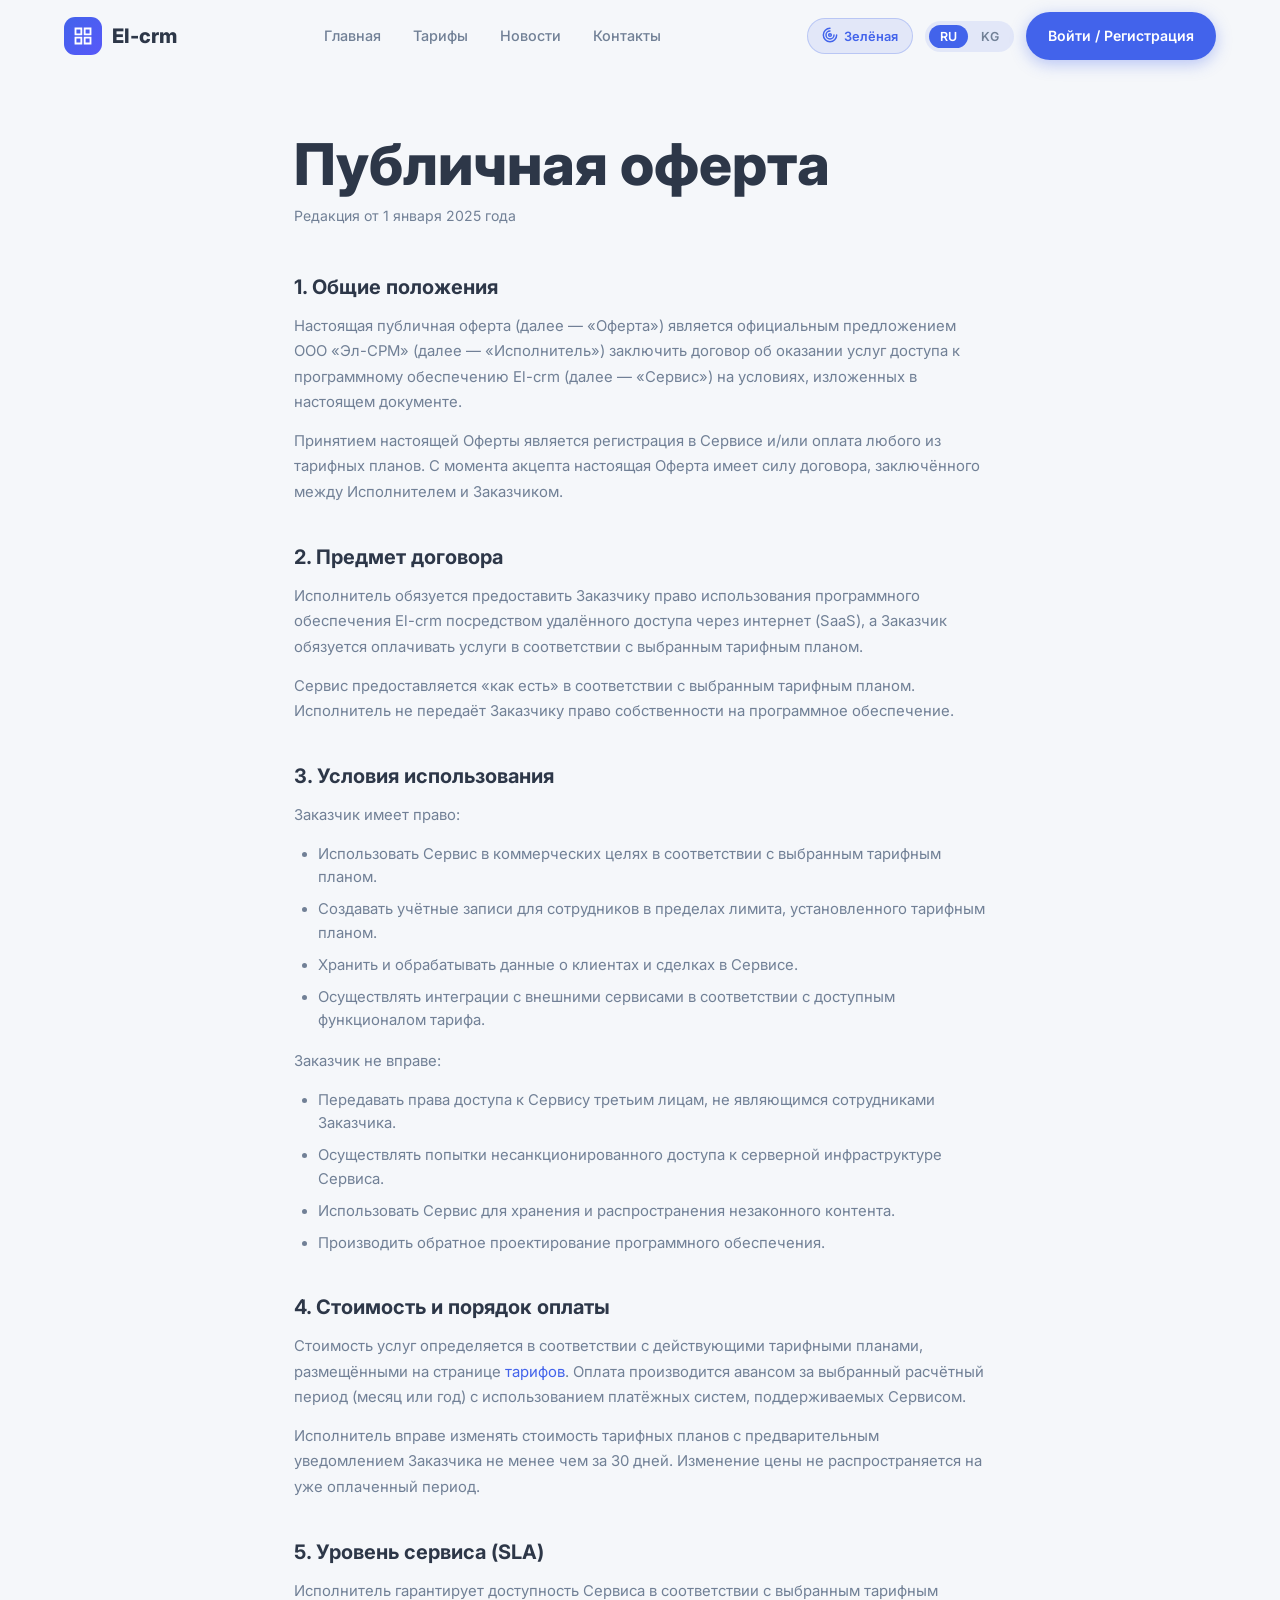
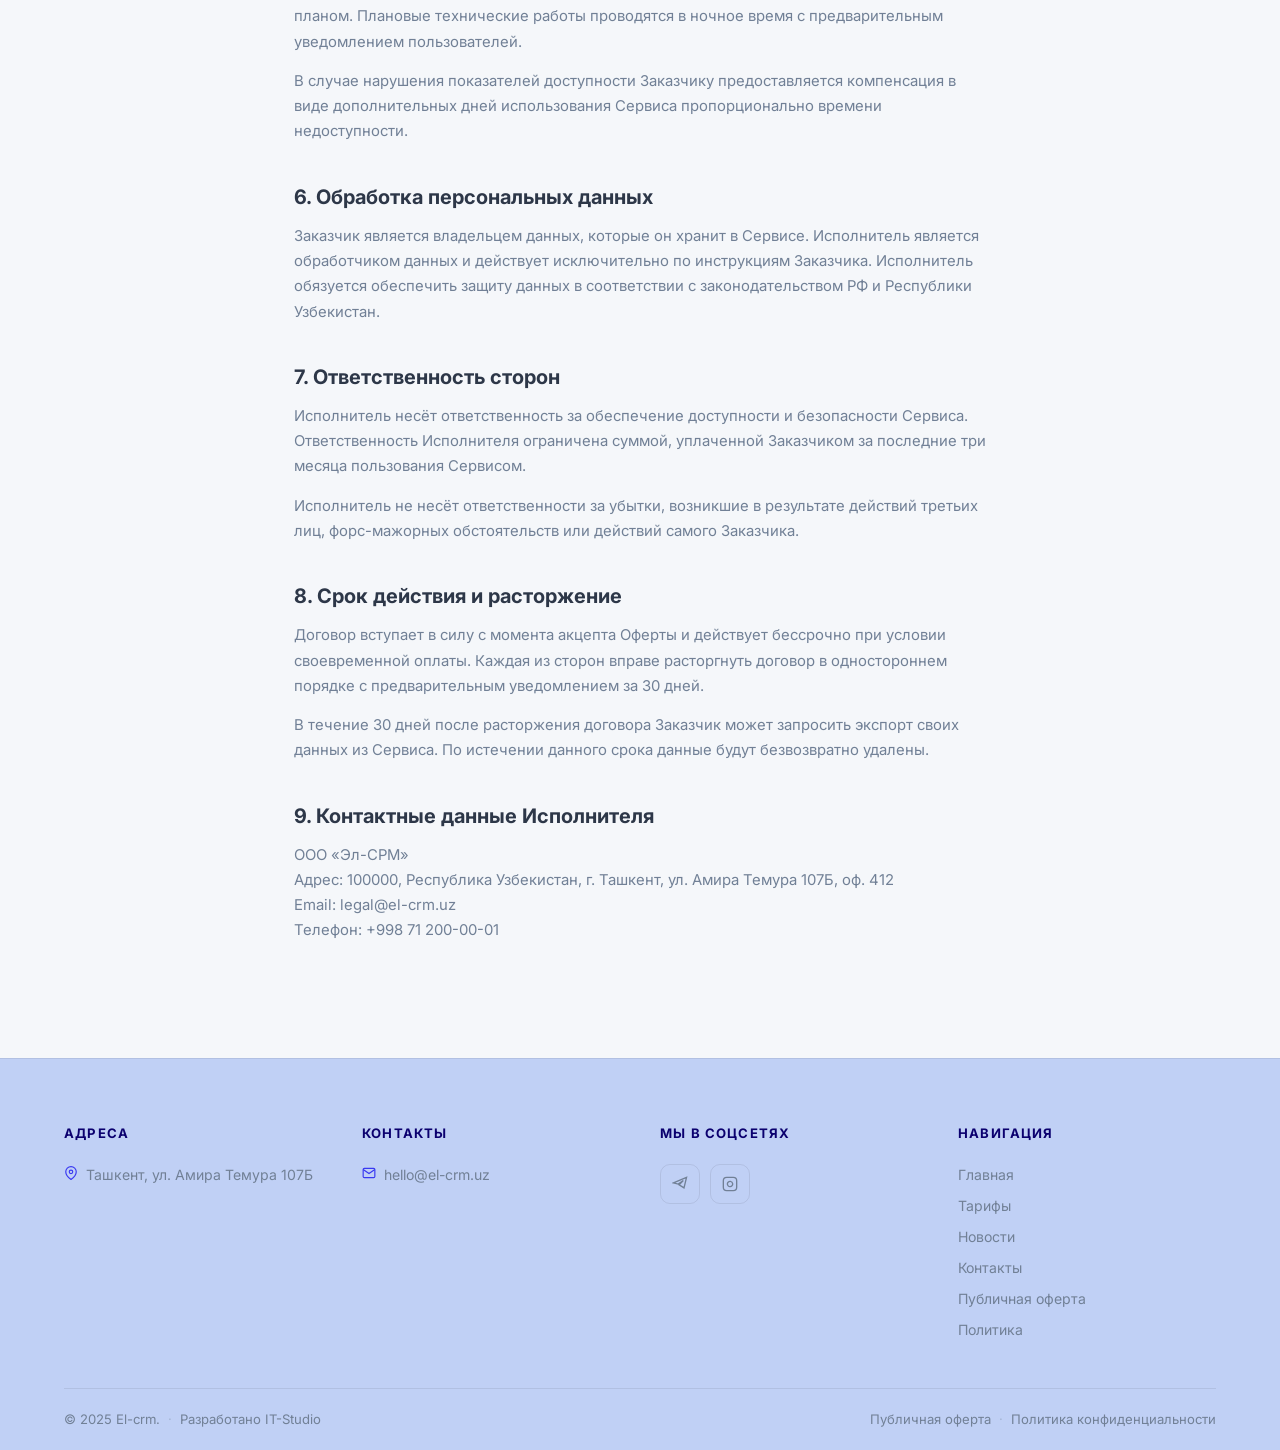
<file: offer.html>
<!DOCTYPE html>
<html lang="ru">
<head>
<meta charset="UTF-8">
<meta name="viewport" content="width=device-width,initial-scale=1">
<title>Публичная оферта — El-crm</title>
<link rel="preconnect" href="https://fonts.googleapis.com">
<link rel="preconnect" href="https://fonts.gstatic.com" crossorigin>
<link href="https://fonts.googleapis.com/css2?family=Inter:wght@300;400;500;600;700;800&display=swap" rel="stylesheet">
<link rel="stylesheet" href="css/style.css">
  <script src="js/theme.js"></script>

</head>
<body>

<header>
  <div class="header-inner">
    <a href="index.html" class="logo">
      <span class="logo-icon"><svg width="20" height="20" viewBox="0 0 24 24" fill="none" stroke="currentColor" stroke-width="2.2"><path d="M3 3h7v7H3zM14 3h7v7h-7zM14 14h7v7h-7zM3 14h7v7H3z"/></svg></span>
      El-crm
    </a>
    <nav>
      <a href="index.html">Главная</a>
      <a href="pricing.html">Тарифы</a>
      <a href="news.html">Новости</a>
      <a href="contacts.html">Контакты</a>
    </nav>
    <div class="header-actions">
      <button id="theme-toggle" class="theme-toggle-btn" title="Переключить тему" aria-label="Переключить тему">
        <span id="theme-icon"><svg width="16" height="16" viewBox="0 0 24 24" fill="none" stroke="currentColor" stroke-width="2.2" stroke-linecap="round" stroke-linejoin="round"><path d="M12 2a10 10 0 1 0 10 10"/><path d="M12 6a6 6 0 1 0 6 6"/><circle cx="12" cy="12" r="2"/></svg></span>
        <span id="theme-label">Зелёная</span>
      </button>
      
      <div class="lang-switcher">
        <button class="lang-btn active">RU</button>
        <button class="lang-btn">KG</button>
      </div>
      <a href="index.html#lead" class="btn btn-primary" style="padding:10px 22px;font-size:.88rem">Войти / Регистрация</a>
    </div>
    <button class="burger"><span></span><span></span><span></span></button>
  </div>
</header>
<div class="nav-menu-panel" id="nav-panel">
  <nav class="nav-panel-links">
    <a href="index.html" class="nav-panel-link">Главная</a>
    <a href="pricing.html" class="nav-panel-link">Тарифы</a>
    <a href="news.html" class="nav-panel-link">Новости</a>
    <a href="contacts.html" class="nav-panel-link">Контакты</a>
  </nav>
  <div class="nav-panel-bottom">
    <div class="lang-switcher">
      <button class="lang-btn active">RU</button>
      <button class="lang-btn">KG</button>
    </div>
    <a href="index.html#lead" class="btn btn-primary nav-panel-cta">Попробовать бесплатно</a>
  </div>
</div>

<main class="legal-page">
  <h1>Публичная оферта</h1>
  <span class="legal-date">Редакция от 1 января 2025 года</span>

  <h2>1. Общие положения</h2>
  <p>Настоящая публичная оферта (далее — «Оферта») является официальным предложением ООО «Эл-СРМ» (далее — «Исполнитель») заключить договор об оказании услуг доступа к программному обеспечению El-crm (далее — «Сервис») на условиях, изложенных в настоящем документе.</p>
  <p>Принятием настоящей Оферты является регистрация в Сервисе и/или оплата любого из тарифных планов. С момента акцепта настоящая Оферта имеет силу договора, заключённого между Исполнителем и Заказчиком.</p>

  <h2>2. Предмет договора</h2>
  <p>Исполнитель обязуется предоставить Заказчику право использования программного обеспечения El-crm посредством удалённого доступа через интернет (SaaS), а Заказчик обязуется оплачивать услуги в соответствии с выбранным тарифным планом.</p>
  <p>Сервис предоставляется «как есть» в соответствии с выбранным тарифным планом. Исполнитель не передаёт Заказчику право собственности на программное обеспечение.</p>

  <h2>3. Условия использования</h2>
  <p>Заказчик имеет право:</p>
  <ul>
    <li>Использовать Сервис в коммерческих целях в соответствии с выбранным тарифным планом.</li>
    <li>Создавать учётные записи для сотрудников в пределах лимита, установленного тарифным планом.</li>
    <li>Хранить и обрабатывать данные о клиентах и сделках в Сервисе.</li>
    <li>Осуществлять интеграции с внешними сервисами в соответствии с доступным функционалом тарифа.</li>
  </ul>
  <p>Заказчик не вправе:</p>
  <ul>
    <li>Передавать права доступа к Сервису третьим лицам, не являющимся сотрудниками Заказчика.</li>
    <li>Осуществлять попытки несанкционированного доступа к серверной инфраструктуре Сервиса.</li>
    <li>Использовать Сервис для хранения и распространения незаконного контента.</li>
    <li>Производить обратное проектирование программного обеспечения.</li>
  </ul>

  <h2>4. Стоимость и порядок оплаты</h2>
  <p>Стоимость услуг определяется в соответствии с действующими тарифными планами, размещёнными на странице <a href="pricing.html" style="color:var(--accent)">тарифов</a>. Оплата производится авансом за выбранный расчётный период (месяц или год) с использованием платёжных систем, поддерживаемых Сервисом.</p>
  <p>Исполнитель вправе изменять стоимость тарифных планов с предварительным уведомлением Заказчика не менее чем за 30 дней. Изменение цены не распространяется на уже оплаченный период.</p>

  <h2>5. Уровень сервиса (SLA)</h2>
  <p>Исполнитель гарантирует доступность Сервиса в соответствии с выбранным тарифным планом. Плановые технические работы проводятся в ночное время с предварительным уведомлением пользователей.</p>
  <p>В случае нарушения показателей доступности Заказчику предоставляется компенсация в виде дополнительных дней использования Сервиса пропорционально времени недоступности.</p>

  <h2>6. Обработка персональных данных</h2>
  <p>Заказчик является владельцем данных, которые он хранит в Сервисе. Исполнитель является обработчиком данных и действует исключительно по инструкциям Заказчика. Исполнитель обязуется обеспечить защиту данных в соответствии с законодательством РФ и Республики Узбекистан.</p>

  <h2>7. Ответственность сторон</h2>
  <p>Исполнитель несёт ответственность за обеспечение доступности и безопасности Сервиса. Ответственность Исполнителя ограничена суммой, уплаченной Заказчиком за последние три месяца пользования Сервисом.</p>
  <p>Исполнитель не несёт ответственности за убытки, возникшие в результате действий третьих лиц, форс-мажорных обстоятельств или действий самого Заказчика.</p>

  <h2>8. Срок действия и расторжение</h2>
  <p>Договор вступает в силу с момента акцепта Оферты и действует бессрочно при условии своевременной оплаты. Каждая из сторон вправе расторгнуть договор в одностороннем порядке с предварительным уведомлением за 30 дней.</p>
  <p>В течение 30 дней после расторжения договора Заказчик может запросить экспорт своих данных из Сервиса. По истечении данного срока данные будут безвозвратно удалены.</p>

  <h2>9. Контактные данные Исполнителя</h2>
  <p>ООО «Эл-СРМ»<br>
  Адрес: 100000, Республика Узбекистан, г. Ташкент, ул. Амира Темура 107Б, оф. 412<br>
  Email: legal@el-crm.uz<br>
  Телефон: +998 71 200-00-01</p>
</main>

<!-- ПОДВАЛ -->
<footer>
  <div class="container">
    <div class="footer-grid">
      <div class="footer-col"><h4>Адреса</h4><ul>
        <li><svg width="14" height="14" viewBox="0 0 24 24" fill="none" stroke="currentColor" stroke-width="2"><path d="M21 10c0 7-9 13-9 13s-9-6-9-13a9 9 0 0 1 18 0z"/><circle cx="12" cy="10" r="3"/></svg>Ташкент, ул. Амира Темура 107Б</li>
      </ul></div>
      <div class="footer-col"><h4>Контакты</h4><ul>
        <li><svg width="14" height="14" viewBox="0 0 24 24" fill="none" stroke="currentColor" stroke-width="2"><path d="M4 4h16c1.1 0 2 .9 2 2v12c0 1.1-.9 2-2 2H4c-1.1 0-2-.9-2-2V6c0-1.1.9-2 2-2z"/><polyline points="22,6 12,13 2,6"/></svg>hello@el-crm.uz</li>
      </ul></div>
      <div class="footer-col"><h4>Мы в соцсетях</h4>
        <div class="socials">
          <a href="#" class="soc-btn"><svg width="16" height="16" viewBox="0 0 24 24" fill="none" stroke="currentColor" stroke-width="2"><path d="M21.8 2L2 10.3l7.3 1.8L17 6.7l-6.3 6.5 7.3 4.7L21.8 2z"/></svg></a>
          <a href="#" class="soc-btn"><svg width="16" height="16" viewBox="0 0 24 24" fill="none" stroke="currentColor" stroke-width="2"><rect x="2" y="2" width="20" height="20" rx="5"/><path d="M16 11.37A4 4 0 1 1 12.63 8 4 4 0 0 1 16 11.37z"/><line x1="17.5" y1="6.5" x2="17.51" y2="6.5"/></svg></a>
        </div>
      </div>
      <div class="footer-col"><h4>Навигация</h4><ul>
        <li><a href="index.html">Главная</a></li><li><a href="pricing.html">Тарифы</a></li>
        <li><a href="news.html">Новости</a></li><li><a href="contacts.html">Контакты</a></li>
        <li><a href="offer.html">Публичная оферта</a></li><li><a href="privacy.html">Политика</a></li>
      </ul></div>
    </div>
    <div class="footer-bottom">
      <div class="footer-bottom-l"><span>© 2025 El-crm.</span><span class="sep">·</span><span>Разработано <a href="#">IT-Studio</a></span></div>
      <div class="footer-bottom-r"><a href="offer.html">Публичная оферта</a><span class="sep">·</span><a href="privacy.html">Политика конфиденциальности</a></div>
    </div>
  </div>
</footer>

<button class="scroll-top"><svg width="18" height="18" viewBox="0 0 24 24" fill="none" stroke="currentColor" stroke-width="2.5"><polyline points="18 15 12 9 6 15"/></svg></button>
<script src="js/main.js"></script>
</body>
</html>
</file>
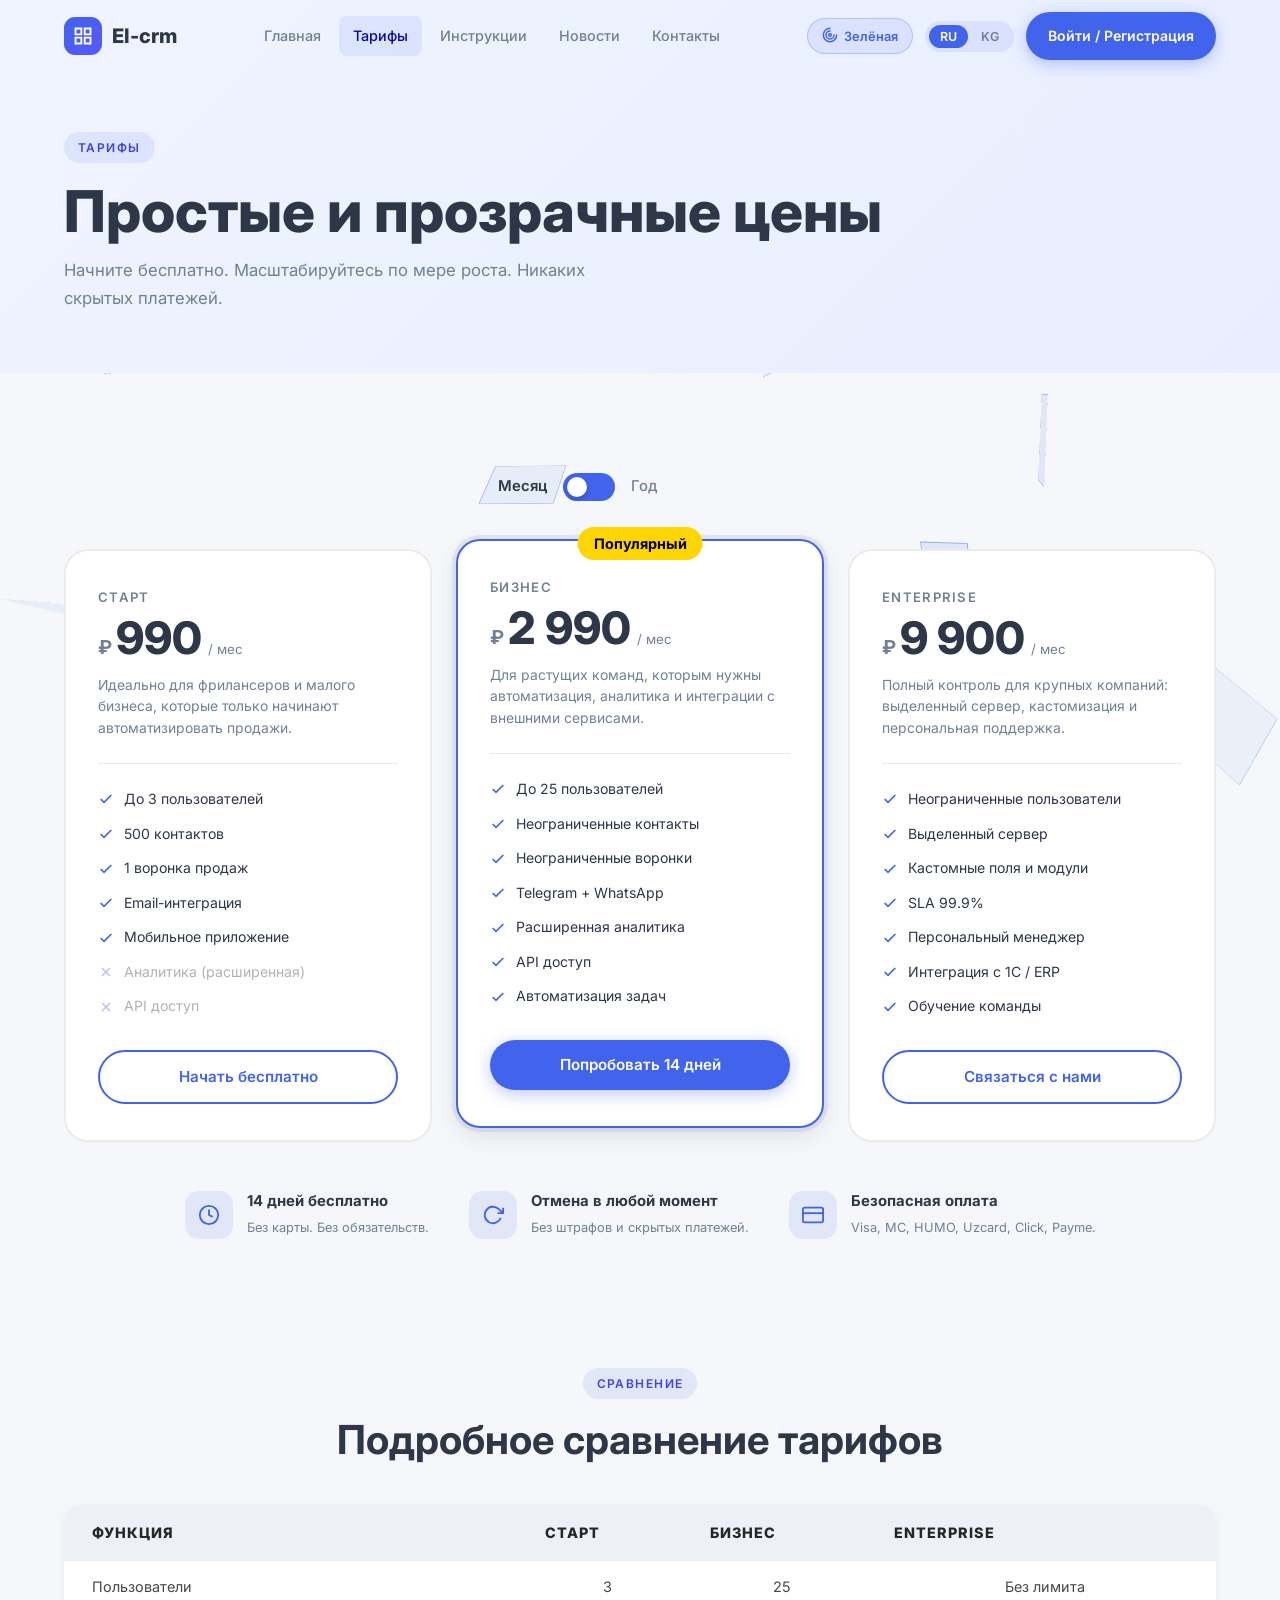
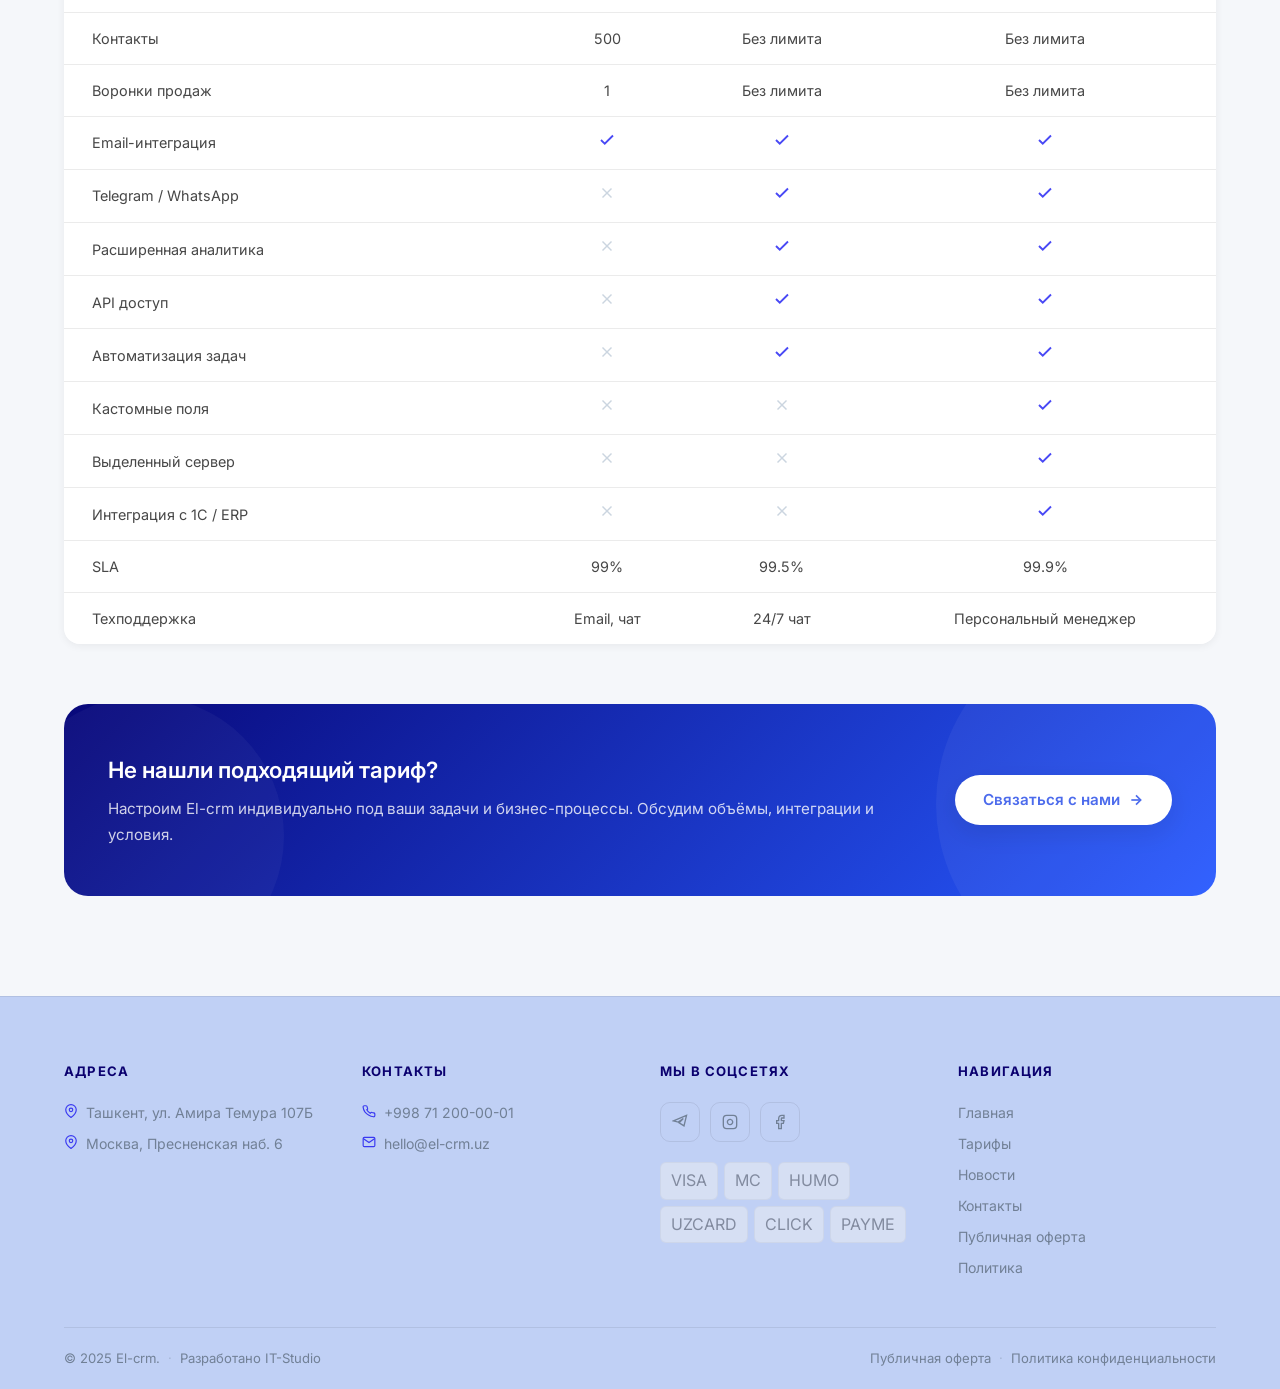
<file: pricing.html>
<!DOCTYPE html>
<html lang="ru">
<head>
<meta charset="UTF-8">
<meta name="viewport" content="width=device-width,initial-scale=1">
<title>Тарифы — El-crm</title>
<link rel="preconnect" href="https://fonts.googleapis.com">
<link rel="preconnect" href="https://fonts.gstatic.com" crossorigin>
<link href="https://fonts.googleapis.com/css2?family=Inter:wght@300;400;500;600;700;800&display=swap" rel="stylesheet">
<link rel="stylesheet" href="css/style.css">
  <script src="js/theme.js"></script>

</head>
<body>

<div id="cubes-bg"></div>

<header>
  <div class="header-inner">
    <a href="index.html" class="logo">
      <span class="logo-icon"><svg width="20" height="20" viewBox="0 0 24 24" fill="none" stroke="currentColor" stroke-width="2.2"><path d="M3 3h7v7H3zM14 3h7v7h-7zM14 14h7v7h-7zM3 14h7v7H3z"/></svg></span>
      El-crm
    </a>
    <nav>
      <a href="index.html">Главная</a>
      <a href="pricing.html" class="active">Тарифы</a>
      <a href="instructions.html">Инструкции</a>
      <a href="news.html">Новости</a>
      <a href="contacts.html">Контакты</a>
    </nav>
    <div class="header-actions">
      <button id="theme-toggle" class="theme-toggle-btn" title="Переключить тему" aria-label="Переключить тему">
        <span id="theme-icon"><svg width="16" height="16" viewBox="0 0 24 24" fill="none" stroke="currentColor" stroke-width="2.2" stroke-linecap="round" stroke-linejoin="round"><path d="M12 2a10 10 0 1 0 10 10"/><path d="M12 6a6 6 0 1 0 6 6"/><circle cx="12" cy="12" r="2"/></svg></span>
        <span id="theme-label">Зелёная</span>
      </button>
      
      <div class="lang-switcher">
        <button class="lang-btn active">RU</button>
        <button class="lang-btn">KG</button>
      </div>
      <a href="index.html#lead" class="btn btn-primary" style="padding:10px 22px;font-size:.88rem">Войти / Регистрация</a>
    </div>
    <button class="burger"><span></span><span></span><span></span></button>
  </div>
</header>
<div class="nav-menu-panel" id="nav-panel">
  <nav class="nav-panel-links">
    <a href="index.html" class="nav-panel-link">Главная</a>
    <a href="pricing.html" class="nav-panel-link">Тарифы</a>
    <a href="instructions.html" class="nav-panel-link">Инструкции</a>
    <a href="news.html" class="nav-panel-link">Новости</a>
    <a href="contacts.html" class="nav-panel-link">Контакты</a>
  </nav>
  <div class="nav-panel-bottom">
    <div class="lang-switcher">
      <button class="lang-btn active">RU</button>
      <button class="lang-btn">KG</button>
    </div>
    <a href="index.html#lead" class="btn btn-primary nav-panel-cta">Попробовать бесплатно</a>
  </div>
</div>

<!-- ГЕРОЙ СТРАНИЦЫ -->
<section class="page-hero">
  <div class="container">
    <span class="section-label">Тарифы</span>
    <h1>Простые и прозрачные цены</h1>
    <p>Начните бесплатно. Масштабируйтесь по мере роста. Никаких скрытых платежей.</p>
  </div>
</section>

<!-- ТАРИФЫ -->
<section class="pricing-section section-pad">
  <div class="container">

    <!-- ПЕРЕКЛЮЧАТЕЛЬ ПЕРИОДА -->
    <div class="pricing-toggle anim">
      <span class="tog-label tog-month active">Месяц</span>
      <div class="tog-switch" role="switch" aria-checked="false" tabindex="0"></div>
      <span class="tog-label tog-year">Год</span>
      <span class="tog-badge">Экономия 20%</span>
    </div>

    <!-- КАРТОЧКИ ТАРИФОВ -->
    <div class="pricing-grid anim d1">

      <!-- СТАРТЕР -->
      <div class="plan-card">
        <div class="plan-name">Старт</div>
        <div class="plan-price">
          <span class="price-cur">₽</span>
          <span class="price-amt" data-m="990" data-y="792">990</span>
          <span class="price-per">/ мес</span>
        </div>
        <p class="plan-desc">Идеально для фрилансеров и малого бизнеса, которые только начинают автоматизировать продажи.</p>
        <div class="plan-feats">
          <div class="plan-feat"><svg width="16" height="16" viewBox="0 0 24 24" fill="none" stroke="currentColor" stroke-width="2.5"><polyline points="20 6 9 17 4 12"/></svg>До 3 пользователей</div>
          <div class="plan-feat"><svg width="16" height="16" viewBox="0 0 24 24" fill="none" stroke="currentColor" stroke-width="2.5"><polyline points="20 6 9 17 4 12"/></svg>500 контактов</div>
          <div class="plan-feat"><svg width="16" height="16" viewBox="0 0 24 24" fill="none" stroke="currentColor" stroke-width="2.5"><polyline points="20 6 9 17 4 12"/></svg>1 воронка продаж</div>
          <div class="plan-feat"><svg width="16" height="16" viewBox="0 0 24 24" fill="none" stroke="currentColor" stroke-width="2.5"><polyline points="20 6 9 17 4 12"/></svg>Email-интеграция</div>
          <div class="plan-feat"><svg width="16" height="16" viewBox="0 0 24 24" fill="none" stroke="currentColor" stroke-width="2.5"><polyline points="20 6 9 17 4 12"/></svg>Мобильное приложение</div>
          <div class="plan-feat off"><svg width="16" height="16" viewBox="0 0 24 24" fill="none" stroke="currentColor" stroke-width="2"><line x1="18" y1="6" x2="6" y2="18"/><line x1="6" y1="6" x2="18" y2="18"/></svg>Аналитика (расширенная)</div>
          <div class="plan-feat off"><svg width="16" height="16" viewBox="0 0 24 24" fill="none" stroke="currentColor" stroke-width="2"><line x1="18" y1="6" x2="6" y2="18"/><line x1="6" y1="6" x2="18" y2="18"/></svg>API доступ</div>
        </div>
        <a href="index.html#lead" class="btn btn-outline plan-btn">Начать бесплатно</a>
      </div>

      <!-- БИЗНЕС (популярный) -->
      <div class="plan-card popular">
        <div class="popular-badge">Популярный</div>
        <div class="plan-name">Бизнес</div>
        <div class="plan-price">
          <span class="price-cur">₽</span>
          <span class="price-amt" data-m="2990" data-y="2392">2 990</span>
          <span class="price-per">/ мес</span>
        </div>
        <p class="plan-desc">Для растущих команд, которым нужны автоматизация, аналитика и интеграции с внешними сервисами.</p>
        <div class="plan-feats">
          <div class="plan-feat"><svg width="16" height="16" viewBox="0 0 24 24" fill="none" stroke="currentColor" stroke-width="2.5"><polyline points="20 6 9 17 4 12"/></svg>До 25 пользователей</div>
          <div class="plan-feat"><svg width="16" height="16" viewBox="0 0 24 24" fill="none" stroke="currentColor" stroke-width="2.5"><polyline points="20 6 9 17 4 12"/></svg>Неограниченные контакты</div>
          <div class="plan-feat"><svg width="16" height="16" viewBox="0 0 24 24" fill="none" stroke="currentColor" stroke-width="2.5"><polyline points="20 6 9 17 4 12"/></svg>Неограниченные воронки</div>
          <div class="plan-feat"><svg width="16" height="16" viewBox="0 0 24 24" fill="none" stroke="currentColor" stroke-width="2.5"><polyline points="20 6 9 17 4 12"/></svg>Telegram + WhatsApp</div>
          <div class="plan-feat"><svg width="16" height="16" viewBox="0 0 24 24" fill="none" stroke="currentColor" stroke-width="2.5"><polyline points="20 6 9 17 4 12"/></svg>Расширенная аналитика</div>
          <div class="plan-feat"><svg width="16" height="16" viewBox="0 0 24 24" fill="none" stroke="currentColor" stroke-width="2.5"><polyline points="20 6 9 17 4 12"/></svg>API доступ</div>
          <div class="plan-feat"><svg width="16" height="16" viewBox="0 0 24 24" fill="none" stroke="currentColor" stroke-width="2.5"><polyline points="20 6 9 17 4 12"/></svg>Автоматизация задач</div>
        </div>
        <a href="index.html#lead" class="btn btn-primary plan-btn">Попробовать 14 дней</a>
      </div>

      <!-- ЭНТЕРПРАЙЗ -->
      <div class="plan-card">
        <div class="plan-name">Enterprise</div>
        <div class="plan-price">
          <span class="price-cur">₽</span>
          <span class="price-amt" data-m="9900" data-y="7920">9 900</span>
          <span class="price-per">/ мес</span>
        </div>
        <p class="plan-desc">Полный контроль для крупных компаний: выделенный сервер, кастомизация и персональная поддержка.</p>
        <div class="plan-feats">
          <div class="plan-feat"><svg width="16" height="16" viewBox="0 0 24 24" fill="none" stroke="currentColor" stroke-width="2.5"><polyline points="20 6 9 17 4 12"/></svg>Неограниченные пользователи</div>
          <div class="plan-feat"><svg width="16" height="16" viewBox="0 0 24 24" fill="none" stroke="currentColor" stroke-width="2.5"><polyline points="20 6 9 17 4 12"/></svg>Выделенный сервер</div>
          <div class="plan-feat"><svg width="16" height="16" viewBox="0 0 24 24" fill="none" stroke="currentColor" stroke-width="2.5"><polyline points="20 6 9 17 4 12"/></svg>Кастомные поля и модули</div>
          <div class="plan-feat"><svg width="16" height="16" viewBox="0 0 24 24" fill="none" stroke="currentColor" stroke-width="2.5"><polyline points="20 6 9 17 4 12"/></svg>SLA 99.9%</div>
          <div class="plan-feat"><svg width="16" height="16" viewBox="0 0 24 24" fill="none" stroke="currentColor" stroke-width="2.5"><polyline points="20 6 9 17 4 12"/></svg>Персональный менеджер</div>
          <div class="plan-feat"><svg width="16" height="16" viewBox="0 0 24 24" fill="none" stroke="currentColor" stroke-width="2.5"><polyline points="20 6 9 17 4 12"/></svg>Интеграция с 1С / ERP</div>
          <div class="plan-feat"><svg width="16" height="16" viewBox="0 0 24 24" fill="none" stroke="currentColor" stroke-width="2.5"><polyline points="20 6 9 17 4 12"/></svg>Обучение команды</div>
        </div>
        <a href="contacts.html" class="btn btn-outline plan-btn">Связаться с нами</a>
      </div>
    </div>

    <!-- ЗНАКИ ДОВЕРИЯ -->
    <div class="trust-bar anim">
      <div class="trust-item">
        <div class="trust-ico"><svg width="22" height="22" viewBox="0 0 24 24" fill="none" stroke="currentColor" stroke-width="2"><circle cx="12" cy="12" r="10"/><polyline points="12 6 12 12 16 14"/></svg></div>
        <div class="trust-text"><strong>14 дней бесплатно</strong><span>Без карты. Без обязательств.</span></div>
      </div>
      <div class="trust-item">
        <div class="trust-ico"><svg width="22" height="22" viewBox="0 0 24 24" fill="none" stroke="currentColor" stroke-width="2"><polyline points="23 4 23 10 17 10"/><path d="M20.49 15a9 9 0 1 1-2.12-9.36L23 10"/></svg></div>
        <div class="trust-text"><strong>Отмена в любой момент</strong><span>Без штрафов и скрытых платежей.</span></div>
      </div>
      <div class="trust-item">
        <div class="trust-ico"><svg width="22" height="22" viewBox="0 0 24 24" fill="none" stroke="currentColor" stroke-width="2"><rect x="1" y="4" width="22" height="16" rx="2" ry="2"/><line x1="1" y1="10" x2="23" y2="10"/></svg></div>
        <div class="trust-text"><strong>Безопасная оплата</strong><span>Visa, MC, HUMO, Uzcard, Click, Payme.</span></div>
      </div>
    </div>

    <!-- ТАБЛИЦА СРАВНЕНИЯ -->
    <div class="anim d2" style="margin-top:80px">
      <div class="section-center" style="margin-bottom:40px">
        <span class="section-label">Сравнение</span>
        <h2 class="section-title">Подробное сравнение тарифов</h2>
      </div>
      <div class="table-wrap">
        <table class="cmp-table">
          <thead>
            <tr>
              <th style="width:40%">Функция</th>
              <th>Старт</th>
              <th>Бизнес</th>
              <th>Enterprise</th>
            </tr>
          </thead>
          <tbody>
            <tr><td>Пользователи</td><td>3</td><td>25</td><td>Без лимита</td></tr>
            <tr><td>Контакты</td><td>500</td><td>Без лимита</td><td>Без лимита</td></tr>
            <tr><td>Воронки продаж</td><td>1</td><td>Без лимита</td><td>Без лимита</td></tr>
            <tr><td>Email-интеграция</td><td><svg class="c-yes" width="18" height="18" viewBox="0 0 24 24" fill="none" stroke="currentColor" stroke-width="2.5"><polyline points="20 6 9 17 4 12"/></svg></td><td><svg class="c-yes" width="18" height="18" viewBox="0 0 24 24" fill="none" stroke="currentColor" stroke-width="2.5"><polyline points="20 6 9 17 4 12"/></svg></td><td><svg class="c-yes" width="18" height="18" viewBox="0 0 24 24" fill="none" stroke="currentColor" stroke-width="2.5"><polyline points="20 6 9 17 4 12"/></svg></td></tr>
            <tr><td>Telegram / WhatsApp</td><td><svg class="c-no" width="18" height="18" viewBox="0 0 24 24" fill="none" stroke="currentColor" stroke-width="2"><line x1="18" y1="6" x2="6" y2="18"/><line x1="6" y1="6" x2="18" y2="18"/></svg></td><td><svg class="c-yes" width="18" height="18" viewBox="0 0 24 24" fill="none" stroke="currentColor" stroke-width="2.5"><polyline points="20 6 9 17 4 12"/></svg></td><td><svg class="c-yes" width="18" height="18" viewBox="0 0 24 24" fill="none" stroke="currentColor" stroke-width="2.5"><polyline points="20 6 9 17 4 12"/></svg></td></tr>
            <tr><td>Расширенная аналитика</td><td><svg class="c-no" width="18" height="18" viewBox="0 0 24 24" fill="none" stroke="currentColor" stroke-width="2"><line x1="18" y1="6" x2="6" y2="18"/><line x1="6" y1="6" x2="18" y2="18"/></svg></td><td><svg class="c-yes" width="18" height="18" viewBox="0 0 24 24" fill="none" stroke="currentColor" stroke-width="2.5"><polyline points="20 6 9 17 4 12"/></svg></td><td><svg class="c-yes" width="18" height="18" viewBox="0 0 24 24" fill="none" stroke="currentColor" stroke-width="2.5"><polyline points="20 6 9 17 4 12"/></svg></td></tr>
            <tr><td>API доступ</td><td><svg class="c-no" width="18" height="18" viewBox="0 0 24 24" fill="none" stroke="currentColor" stroke-width="2"><line x1="18" y1="6" x2="6" y2="18"/><line x1="6" y1="6" x2="18" y2="18"/></svg></td><td><svg class="c-yes" width="18" height="18" viewBox="0 0 24 24" fill="none" stroke="currentColor" stroke-width="2.5"><polyline points="20 6 9 17 4 12"/></svg></td><td><svg class="c-yes" width="18" height="18" viewBox="0 0 24 24" fill="none" stroke="currentColor" stroke-width="2.5"><polyline points="20 6 9 17 4 12"/></svg></td></tr>
            <tr><td>Автоматизация задач</td><td><svg class="c-no" width="18" height="18" viewBox="0 0 24 24" fill="none" stroke="currentColor" stroke-width="2"><line x1="18" y1="6" x2="6" y2="18"/><line x1="6" y1="6" x2="18" y2="18"/></svg></td><td><svg class="c-yes" width="18" height="18" viewBox="0 0 24 24" fill="none" stroke="currentColor" stroke-width="2.5"><polyline points="20 6 9 17 4 12"/></svg></td><td><svg class="c-yes" width="18" height="18" viewBox="0 0 24 24" fill="none" stroke="currentColor" stroke-width="2.5"><polyline points="20 6 9 17 4 12"/></svg></td></tr>
            <tr><td>Кастомные поля</td><td><svg class="c-no" width="18" height="18" viewBox="0 0 24 24" fill="none" stroke="currentColor" stroke-width="2"><line x1="18" y1="6" x2="6" y2="18"/><line x1="6" y1="6" x2="18" y2="18"/></svg></td><td><svg class="c-no" width="18" height="18" viewBox="0 0 24 24" fill="none" stroke="currentColor" stroke-width="2"><line x1="18" y1="6" x2="6" y2="18"/><line x1="6" y1="6" x2="18" y2="18"/></svg></td><td><svg class="c-yes" width="18" height="18" viewBox="0 0 24 24" fill="none" stroke="currentColor" stroke-width="2.5"><polyline points="20 6 9 17 4 12"/></svg></td></tr>
            <tr><td>Выделенный сервер</td><td><svg class="c-no" width="18" height="18" viewBox="0 0 24 24" fill="none" stroke="currentColor" stroke-width="2"><line x1="18" y1="6" x2="6" y2="18"/><line x1="6" y1="6" x2="18" y2="18"/></svg></td><td><svg class="c-no" width="18" height="18" viewBox="0 0 24 24" fill="none" stroke="currentColor" stroke-width="2"><line x1="18" y1="6" x2="6" y2="18"/><line x1="6" y1="6" x2="18" y2="18"/></svg></td><td><svg class="c-yes" width="18" height="18" viewBox="0 0 24 24" fill="none" stroke="currentColor" stroke-width="2.5"><polyline points="20 6 9 17 4 12"/></svg></td></tr>
            <tr><td>Интеграция с 1С / ERP</td><td><svg class="c-no" width="18" height="18" viewBox="0 0 24 24" fill="none" stroke="currentColor" stroke-width="2"><line x1="18" y1="6" x2="6" y2="18"/><line x1="6" y1="6" x2="18" y2="18"/></svg></td><td><svg class="c-no" width="18" height="18" viewBox="0 0 24 24" fill="none" stroke="currentColor" stroke-width="2"><line x1="18" y1="6" x2="6" y2="18"/><line x1="6" y1="6" x2="18" y2="18"/></svg></td><td><svg class="c-yes" width="18" height="18" viewBox="0 0 24 24" fill="none" stroke="currentColor" stroke-width="2.5"><polyline points="20 6 9 17 4 12"/></svg></td></tr>
            <tr><td>SLA</td><td>99%</td><td>99.5%</td><td>99.9%</td></tr>
            <tr><td>Техподдержка</td><td>Email, чат</td><td>24/7 чат</td><td>Персональный менеджер</td></tr>
          </tbody>
        </table>
      </div>
    </div>

    <!-- БАННЕР ЭНТЕРПРАЙЗ -->
    <div class="enterprise-banner anim d3">
      <div class="ent-text">
        <h3>Не нашли подходящий тариф?</h3>
        <p>Настроим El-crm индивидуально под ваши задачи и бизнес-процессы. Обсудим объёмы, интеграции и условия.</p>
      </div>
      <a href="contacts.html" class="btn btn-white" style="flex-shrink:0">
        Связаться с нами
        <svg width="16" height="16" viewBox="0 0 24 24" fill="none" stroke="currentColor" stroke-width="2.5"><line x1="5" y1="12" x2="19" y2="12"/><polyline points="12 5 19 12 12 19"/></svg>
      </a>
    </div>

  </div>
</section>

<!-- ПОДВАЛ -->
<footer>
  <div class="container">
    <div class="footer-grid">
      <div class="footer-col"><h4>Адреса</h4><ul>
        <li><svg width="14" height="14" viewBox="0 0 24 24" fill="none" stroke="currentColor" stroke-width="2"><path d="M21 10c0 7-9 13-9 13s-9-6-9-13a9 9 0 0 1 18 0z"/><circle cx="12" cy="10" r="3"/></svg>Ташкент, ул. Амира Темура 107Б</li>
        <li><svg width="14" height="14" viewBox="0 0 24 24" fill="none" stroke="currentColor" stroke-width="2"><path d="M21 10c0 7-9 13-9 13s-9-6-9-13a9 9 0 0 1 18 0z"/><circle cx="12" cy="10" r="3"/></svg>Москва, Пресненская наб. 6</li>
      </ul></div>
      <div class="footer-col"><h4>Контакты</h4><ul>
        <li><svg width="14" height="14" viewBox="0 0 24 24" fill="none" stroke="currentColor" stroke-width="2"><path d="M22 16.92v3a2 2 0 0 1-2.18 2 19.79 19.79 0 0 1-8.63-3.07A19.5 19.5 0 0 1 4.9 13.5a19.79 19.79 0 0 1-3.07-8.67A2 2 0 0 1 3.83 3h3a2 2 0 0 1 2 1.72 12.84 12.84 0 0 0 .7 2.81 2 2 0 0 1-.45 2.11L8.09 9.91a16 16 0 0 0 6 6l.91-.91a2 2 0 0 1 2.11-.45 12.84 12.84 0 0 0 2.81.7A2 2 0 0 1 22 16.92z"/></svg>+998 71 200-00-01</li>
        <li><svg width="14" height="14" viewBox="0 0 24 24" fill="none" stroke="currentColor" stroke-width="2"><path d="M4 4h16c1.1 0 2 .9 2 2v12c0 1.1-.9 2-2 2H4c-1.1 0-2-.9-2-2V6c0-1.1.9-2 2-2z"/><polyline points="22,6 12,13 2,6"/></svg>hello@el-crm.uz</li>
      </ul></div>
      <div class="footer-col"><h4>Мы в соцсетях</h4>
        <div class="socials">
          <a href="#" class="soc-btn"><svg width="16" height="16" viewBox="0 0 24 24" fill="none" stroke="currentColor" stroke-width="2"><path d="M21.8 2L2 10.3l7.3 1.8L17 6.7l-6.3 6.5 7.3 4.7L21.8 2z"/></svg></a>
          <a href="#" class="soc-btn"><svg width="16" height="16" viewBox="0 0 24 24" fill="none" stroke="currentColor" stroke-width="2"><rect x="2" y="2" width="20" height="20" rx="5"/><path d="M16 11.37A4 4 0 1 1 12.63 8 4 4 0 0 1 16 11.37z"/><line x1="17.5" y1="6.5" x2="17.51" y2="6.5"/></svg></a>
          <a href="#" class="soc-btn"><svg width="16" height="16" viewBox="0 0 24 24" fill="none" stroke="currentColor" stroke-width="2"><path d="M18 2h-3a5 5 0 0 0-5 5v3H7v4h3v8h4v-8h3l1-4h-4V7a1 1 0 0 1 1-1h3z"/></svg></a>
        </div>
        <div class="pay-logos">
          <span class="pay-logo">VISA</span><span class="pay-logo">MC</span>
          <span class="pay-logo">HUMO</span><span class="pay-logo">UZCARD</span>
          <span class="pay-logo">CLICK</span><span class="pay-logo">PAYME</span>
        </div>
      </div>
      <div class="footer-col"><h4>Навигация</h4><ul>
        <li><a href="index.html">Главная</a></li><li><a href="pricing.html">Тарифы</a></li>
        <li><a href="news.html">Новости</a></li><li><a href="contacts.html">Контакты</a></li>
        <li><a href="offer.html">Публичная оферта</a></li><li><a href="privacy.html">Политика</a></li>
      </ul></div>
    </div>
    <div class="footer-bottom">
      <div class="footer-bottom-l"><span>© 2025 El-crm.</span><span class="sep">·</span><span>Разработано <a href="#">IT-Studio</a></span></div>
      <div class="footer-bottom-r"><a href="offer.html">Публичная оферта</a><span class="sep">·</span><a href="privacy.html">Политика конфиденциальности</a></div>
    </div>
  </div>
</footer>

<button class="scroll-top"><svg width="18" height="18" viewBox="0 0 24 24" fill="none" stroke="currentColor" stroke-width="2.5"><polyline points="18 15 12 9 6 15"/></svg></button>

<script src="js/cubes.js"></script>
<script src="js/main.js"></script>
</body>
</html>
</file>
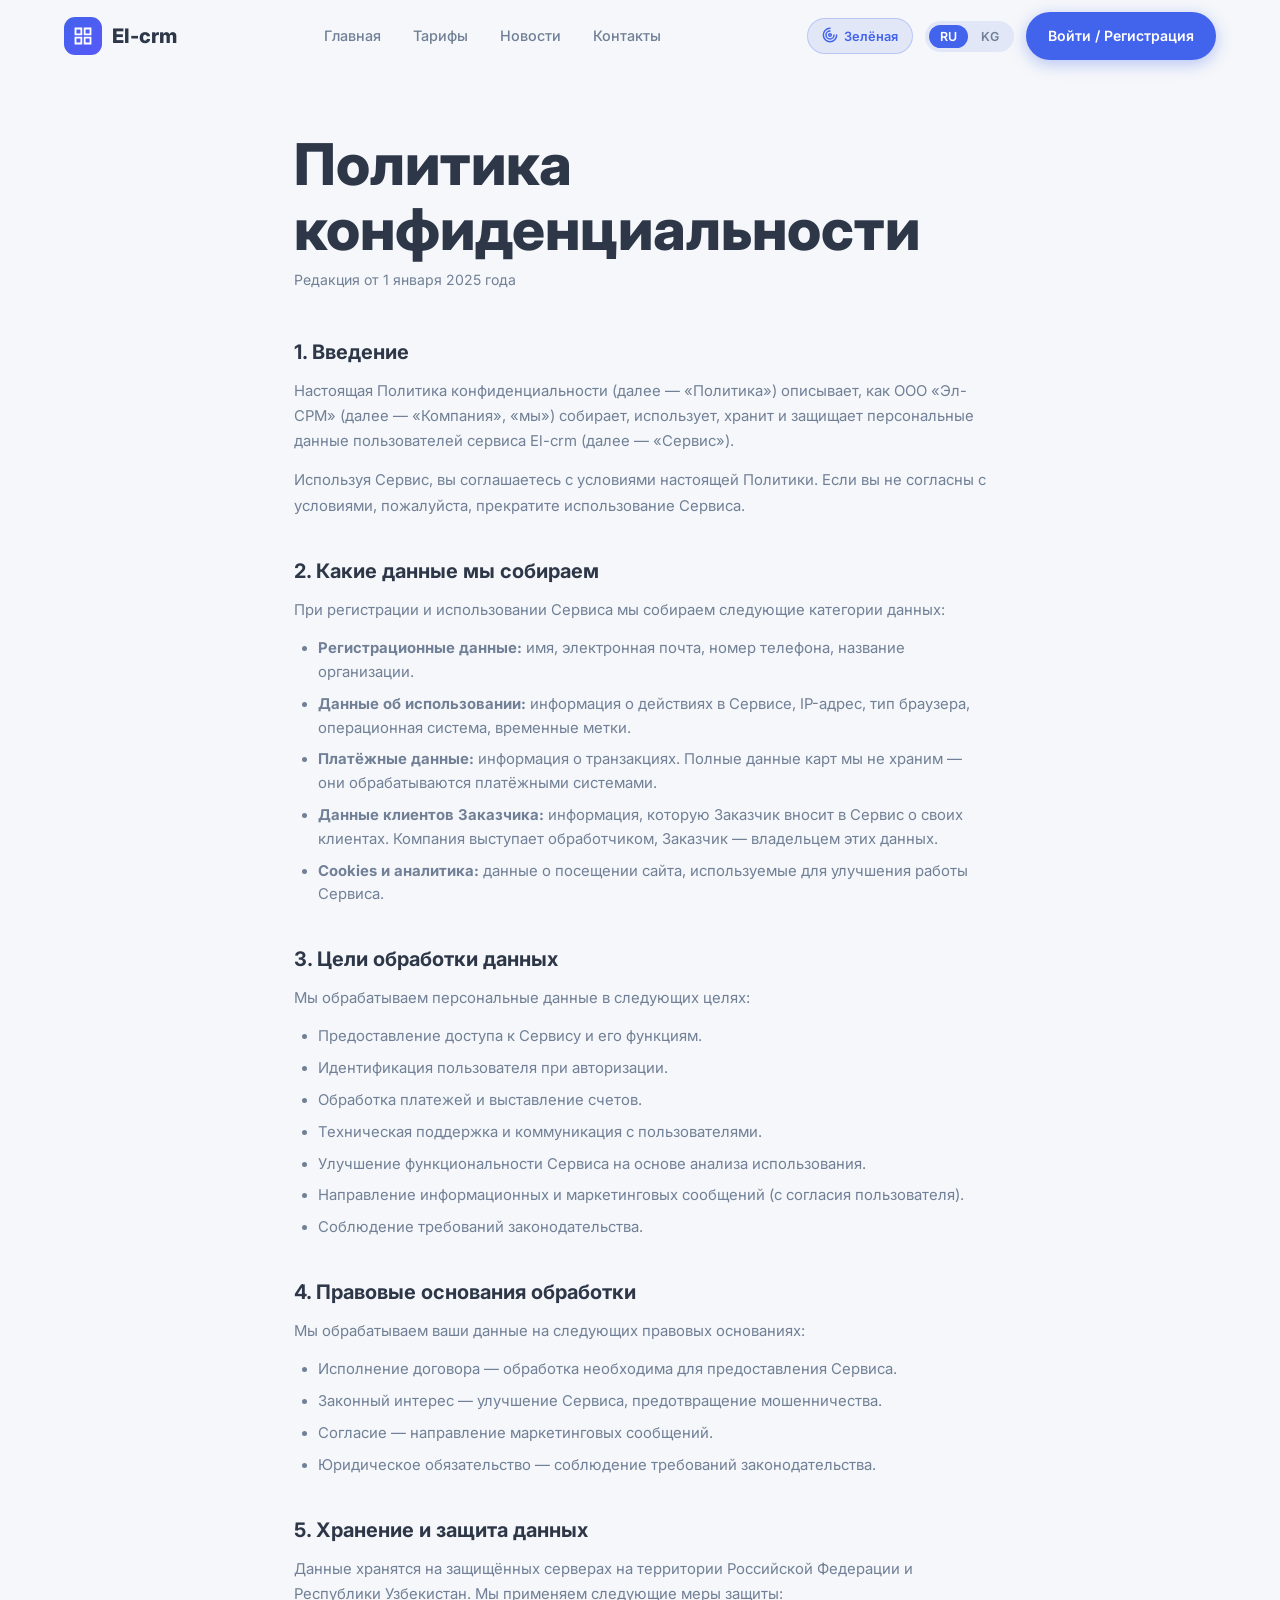
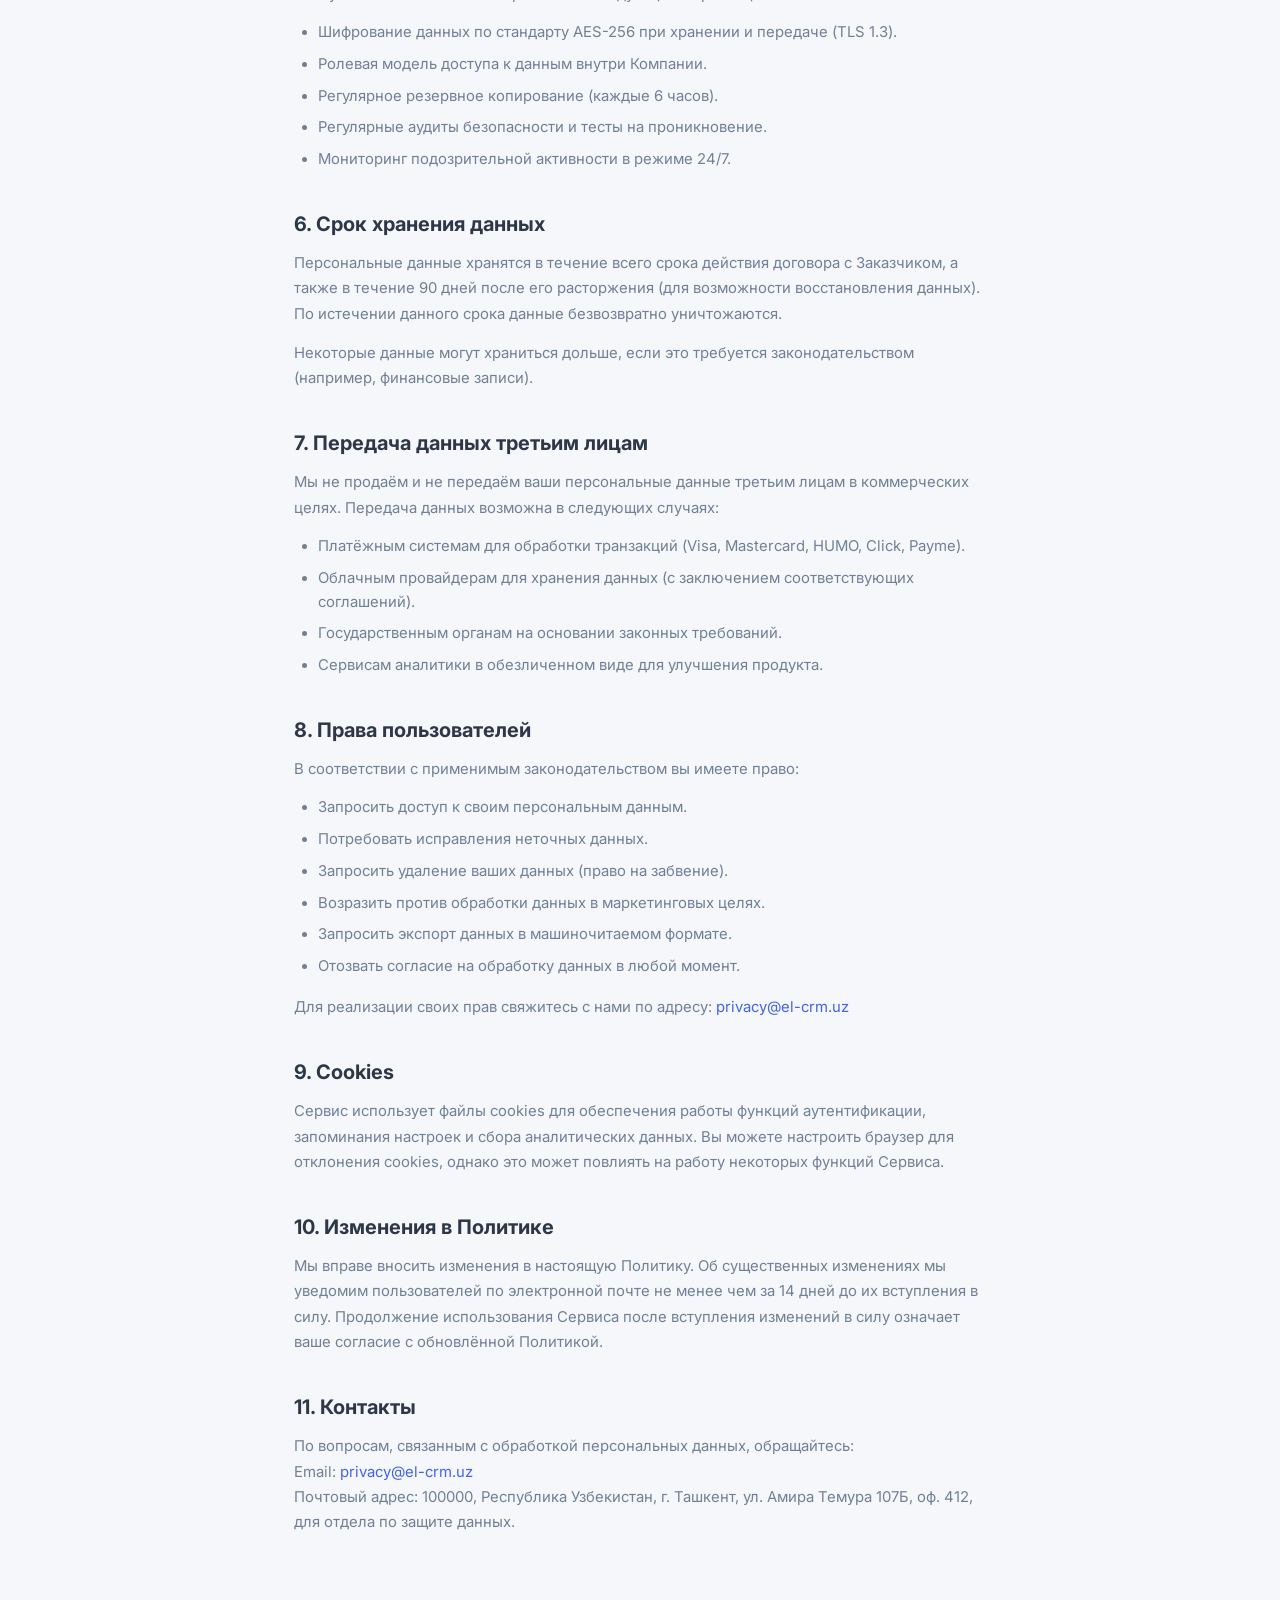
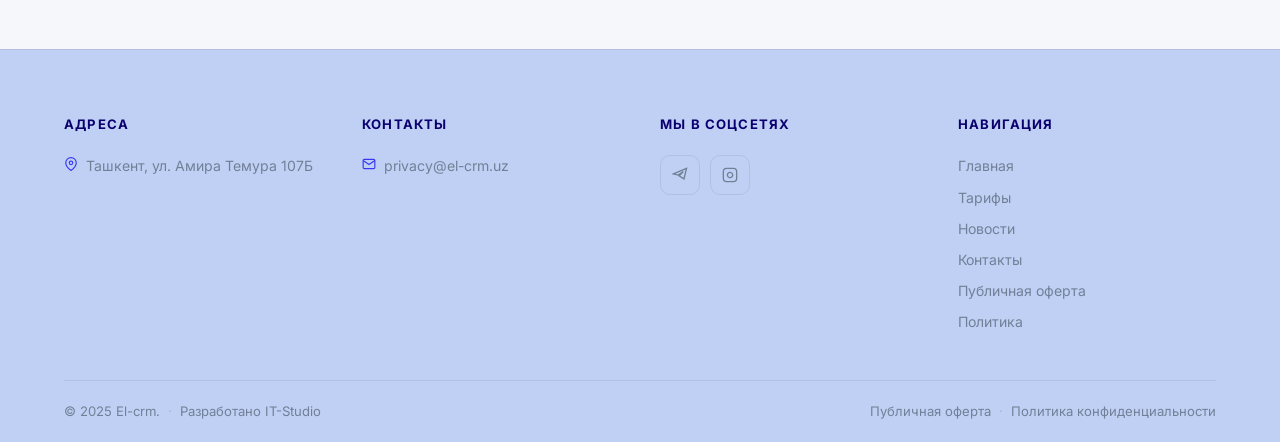
<file: privacy.html>
<!DOCTYPE html>
<html lang="ru">
<head>
<meta charset="UTF-8">
<meta name="viewport" content="width=device-width,initial-scale=1">
<title>Политика конфиденциальности — El-crm</title>
<link rel="preconnect" href="https://fonts.googleapis.com">
<link rel="preconnect" href="https://fonts.gstatic.com" crossorigin>
<link href="https://fonts.googleapis.com/css2?family=Inter:wght@300;400;500;600;700;800&display=swap" rel="stylesheet">
<link rel="stylesheet" href="css/style.css">
  <script src="js/theme.js"></script>

</head>
<body>

<header>
  <div class="header-inner">
    <a href="index.html" class="logo">
      <span class="logo-icon"><svg width="20" height="20" viewBox="0 0 24 24" fill="none" stroke="currentColor" stroke-width="2.2"><path d="M3 3h7v7H3zM14 3h7v7h-7zM14 14h7v7h-7zM3 14h7v7H3z"/></svg></span>
      El-crm
    </a>
    <nav>
      <a href="index.html">Главная</a>
      <a href="pricing.html">Тарифы</a>
      <a href="news.html">Новости</a>
      <a href="contacts.html">Контакты</a>
    </nav>
    <div class="header-actions">
      <button id="theme-toggle" class="theme-toggle-btn" title="Переключить тему" aria-label="Переключить тему">
        <span id="theme-icon"><svg width="16" height="16" viewBox="0 0 24 24" fill="none" stroke="currentColor" stroke-width="2.2" stroke-linecap="round" stroke-linejoin="round"><path d="M12 2a10 10 0 1 0 10 10"/><path d="M12 6a6 6 0 1 0 6 6"/><circle cx="12" cy="12" r="2"/></svg></span>
        <span id="theme-label">Зелёная</span>
      </button>
      
      <div class="lang-switcher">
        <button class="lang-btn active">RU</button>
        <button class="lang-btn">KG</button>
      </div>
      <a href="index.html#lead" class="btn btn-primary" style="padding:10px 22px;font-size:.88rem">Войти / Регистрация</a>
    </div>
    <button class="burger"><span></span><span></span><span></span></button>
  </div>
</header>
<div class="nav-menu-panel" id="nav-panel">
  <nav class="nav-panel-links">
    <a href="index.html" class="nav-panel-link">Главная</a>
    <a href="pricing.html" class="nav-panel-link">Тарифы</a>
    <a href="news.html" class="nav-panel-link">Новости</a>
    <a href="contacts.html" class="nav-panel-link">Контакты</a>
  </nav>
  <div class="nav-panel-bottom">
    <div class="lang-switcher">
      <button class="lang-btn active">RU</button>
      <button class="lang-btn">KG</button>
    </div>
    <a href="index.html#lead" class="btn btn-primary nav-panel-cta">Попробовать бесплатно</a>
  </div>
</div>

<main class="legal-page">
  <h1>Политика конфиденциальности</h1>
  <span class="legal-date">Редакция от 1 января 2025 года</span>

  <h2>1. Введение</h2>
  <p>Настоящая Политика конфиденциальности (далее — «Политика») описывает, как ООО «Эл-СРМ» (далее — «Компания», «мы») собирает, использует, хранит и защищает персональные данные пользователей сервиса El-crm (далее — «Сервис»).</p>
  <p>Используя Сервис, вы соглашаетесь с условиями настоящей Политики. Если вы не согласны с условиями, пожалуйста, прекратите использование Сервиса.</p>

  <h2>2. Какие данные мы собираем</h2>
  <p>При регистрации и использовании Сервиса мы собираем следующие категории данных:</p>
  <ul>
    <li><strong>Регистрационные данные:</strong> имя, электронная почта, номер телефона, название организации.</li>
    <li><strong>Данные об использовании:</strong> информация о действиях в Сервисе, IP-адрес, тип браузера, операционная система, временные метки.</li>
    <li><strong>Платёжные данные:</strong> информация о транзакциях. Полные данные карт мы не храним — они обрабатываются платёжными системами.</li>
    <li><strong>Данные клиентов Заказчика:</strong> информация, которую Заказчик вносит в Сервис о своих клиентах. Компания выступает обработчиком, Заказчик — владельцем этих данных.</li>
    <li><strong>Cookies и аналитика:</strong> данные о посещении сайта, используемые для улучшения работы Сервиса.</li>
  </ul>

  <h2>3. Цели обработки данных</h2>
  <p>Мы обрабатываем персональные данные в следующих целях:</p>
  <ul>
    <li>Предоставление доступа к Сервису и его функциям.</li>
    <li>Идентификация пользователя при авторизации.</li>
    <li>Обработка платежей и выставление счетов.</li>
    <li>Техническая поддержка и коммуникация с пользователями.</li>
    <li>Улучшение функциональности Сервиса на основе анализа использования.</li>
    <li>Направление информационных и маркетинговых сообщений (с согласия пользователя).</li>
    <li>Соблюдение требований законодательства.</li>
  </ul>

  <h2>4. Правовые основания обработки</h2>
  <p>Мы обрабатываем ваши данные на следующих правовых основаниях:</p>
  <ul>
    <li>Исполнение договора — обработка необходима для предоставления Сервиса.</li>
    <li>Законный интерес — улучшение Сервиса, предотвращение мошенничества.</li>
    <li>Согласие — направление маркетинговых сообщений.</li>
    <li>Юридическое обязательство — соблюдение требований законодательства.</li>
  </ul>

  <h2>5. Хранение и защита данных</h2>
  <p>Данные хранятся на защищённых серверах на территории Российской Федерации и Республики Узбекистан. Мы применяем следующие меры защиты:</p>
  <ul>
    <li>Шифрование данных по стандарту AES-256 при хранении и передаче (TLS 1.3).</li>
    <li>Ролевая модель доступа к данным внутри Компании.</li>
    <li>Регулярное резервное копирование (каждые 6 часов).</li>
    <li>Регулярные аудиты безопасности и тесты на проникновение.</li>
    <li>Мониторинг подозрительной активности в режиме 24/7.</li>
  </ul>

  <h2>6. Срок хранения данных</h2>
  <p>Персональные данные хранятся в течение всего срока действия договора с Заказчиком, а также в течение 90 дней после его расторжения (для возможности восстановления данных). По истечении данного срока данные безвозвратно уничтожаются.</p>
  <p>Некоторые данные могут храниться дольше, если это требуется законодательством (например, финансовые записи).</p>

  <h2>7. Передача данных третьим лицам</h2>
  <p>Мы не продаём и не передаём ваши персональные данные третьим лицам в коммерческих целях. Передача данных возможна в следующих случаях:</p>
  <ul>
    <li>Платёжным системам для обработки транзакций (Visa, Mastercard, HUMO, Click, Payme).</li>
    <li>Облачным провайдерам для хранения данных (с заключением соответствующих соглашений).</li>
    <li>Государственным органам на основании законных требований.</li>
    <li>Сервисам аналитики в обезличенном виде для улучшения продукта.</li>
  </ul>

  <h2>8. Права пользователей</h2>
  <p>В соответствии с применимым законодательством вы имеете право:</p>
  <ul>
    <li>Запросить доступ к своим персональным данным.</li>
    <li>Потребовать исправления неточных данных.</li>
    <li>Запросить удаление ваших данных (право на забвение).</li>
    <li>Возразить против обработки данных в маркетинговых целях.</li>
    <li>Запросить экспорт данных в машиночитаемом формате.</li>
    <li>Отозвать согласие на обработку данных в любой момент.</li>
  </ul>
  <p>Для реализации своих прав свяжитесь с нами по адресу: <a href="mailto:privacy@el-crm.uz" style="color:var(--accent)">privacy@el-crm.uz</a></p>

  <h2>9. Cookies</h2>
  <p>Сервис использует файлы cookies для обеспечения работы функций аутентификации, запоминания настроек и сбора аналитических данных. Вы можете настроить браузер для отклонения cookies, однако это может повлиять на работу некоторых функций Сервиса.</p>

  <h2>10. Изменения в Политике</h2>
  <p>Мы вправе вносить изменения в настоящую Политику. Об существенных изменениях мы уведомим пользователей по электронной почте не менее чем за 14 дней до их вступления в силу. Продолжение использования Сервиса после вступления изменений в силу означает ваше согласие с обновлённой Политикой.</p>

  <h2>11. Контакты</h2>
  <p>По вопросам, связанным с обработкой персональных данных, обращайтесь:<br>
  Email: <a href="mailto:privacy@el-crm.uz" style="color:var(--accent)">privacy@el-crm.uz</a><br>
  Почтовый адрес: 100000, Республика Узбекистан, г. Ташкент, ул. Амира Темура 107Б, оф. 412, для отдела по защите данных.</p>
</main>

<!-- ПОДВАЛ -->
<footer>
  <div class="container">
    <div class="footer-grid">
      <div class="footer-col"><h4>Адреса</h4><ul>
        <li><svg width="14" height="14" viewBox="0 0 24 24" fill="none" stroke="currentColor" stroke-width="2"><path d="M21 10c0 7-9 13-9 13s-9-6-9-13a9 9 0 0 1 18 0z"/><circle cx="12" cy="10" r="3"/></svg>Ташкент, ул. Амира Темура 107Б</li>
      </ul></div>
      <div class="footer-col"><h4>Контакты</h4><ul>
        <li><svg width="14" height="14" viewBox="0 0 24 24" fill="none" stroke="currentColor" stroke-width="2"><path d="M4 4h16c1.1 0 2 .9 2 2v12c0 1.1-.9 2-2 2H4c-1.1 0-2-.9-2-2V6c0-1.1.9-2 2-2z"/><polyline points="22,6 12,13 2,6"/></svg>privacy@el-crm.uz</li>
      </ul></div>
      <div class="footer-col"><h4>Мы в соцсетях</h4>
        <div class="socials">
          <a href="#" class="soc-btn"><svg width="16" height="16" viewBox="0 0 24 24" fill="none" stroke="currentColor" stroke-width="2"><path d="M21.8 2L2 10.3l7.3 1.8L17 6.7l-6.3 6.5 7.3 4.7L21.8 2z"/></svg></a>
          <a href="#" class="soc-btn"><svg width="16" height="16" viewBox="0 0 24 24" fill="none" stroke="currentColor" stroke-width="2"><rect x="2" y="2" width="20" height="20" rx="5"/><path d="M16 11.37A4 4 0 1 1 12.63 8 4 4 0 0 1 16 11.37z"/><line x1="17.5" y1="6.5" x2="17.51" y2="6.5"/></svg></a>
        </div>
      </div>
      <div class="footer-col"><h4>Навигация</h4><ul>
        <li><a href="index.html">Главная</a></li><li><a href="pricing.html">Тарифы</a></li>
        <li><a href="news.html">Новости</a></li><li><a href="contacts.html">Контакты</a></li>
        <li><a href="offer.html">Публичная оферта</a></li><li><a href="privacy.html">Политика</a></li>
      </ul></div>
    </div>
    <div class="footer-bottom">
      <div class="footer-bottom-l"><span>© 2025 El-crm.</span><span class="sep">·</span><span>Разработано <a href="#">IT-Studio</a></span></div>
      <div class="footer-bottom-r"><a href="offer.html">Публичная оферта</a><span class="sep">·</span><a href="privacy.html">Политика конфиденциальности</a></div>
    </div>
  </div>
</footer>

<button class="scroll-top"><svg width="18" height="18" viewBox="0 0 24 24" fill="none" stroke="currentColor" stroke-width="2.5"><polyline points="18 15 12 9 6 15"/></svg></button>
<script src="js/main.js"></script>
</body>
</html>
</file>
<file: css/style.css>
/* ===== ПЕРЕМЕННЫЕ ===== */
:root {
  /* Базовые */
  --bg: #F5F7FA;
  --bg-alt: #EDF1F7;
  --white: #FFFFFF;
  --text: #2D3748;
  --text-muted: #718096;
  --border: rgba(0, 0, 0, 0.08);

  /* Акцент — синяя тема */
  --accent: #4263EB;
  --accent-light: rgba(66, 99, 235, 0.10);
  --accent-hover: #2C4CC8;
  --accent-glow: rgba(66, 99, 235, 0.25);
  --accent-strong: #4242E8;
  --accent-medium: #0909A3;
  --accent-darker: #000094;
  --accent-deep: #0808CF;
  --accent-logo-end: #5858F9;
  --accent-hero-badge: #0202A8;
  --accent-hero-em: #01018A;
  --accent-hero-stat: #040453;
  --accent-partner: #060686;
  --accent-footer-h: #0B006F;
  --accent-footer-link: #5A5AF6;
  --accent-footer-icon: #3939F1;
  --accent-promo-bg: #1B1BFF;
  --accent-enterprise: #08087A;
  --accent-enterprise-end: #285AFF;
  --accent-problem-arrow: #040482;
  --accent-c-yes: #4949F5;

  /* Градиенты — синяя тема */
  --logo-icon-grad: linear-gradient(135deg, #4263EB, #5858F9);
  --glass-icon-grad: linear-gradient(135deg, #4263EB, #5B8AE0);
  --enterprise-grad: linear-gradient(135deg, #08087A, #285AFF);
  --bg-hero-grad: linear-gradient(135deg, #f0f4ff, #e8eeff);
  --bg-thumb: linear-gradient(135deg, #e8eeff, #d4deff);
  --bg-section-tint: linear-gradient(135deg, rgba(66,99,235,.07) 0%, rgba(66,99,235,.02) 100%);

  /* UI-фоны */
  --bg-map: #e8ecf4;
  --bg-stat: #f8f9ff;
  --bg-footer: #c0d0f5;
  --header-scrolled-bg: rgba(245, 247, 250, .88);

  /* Тени */
  --shadow-sm: 0 2px 8px rgba(0, 0, 0, 0.06);
  --shadow-md: 0 8px 24px rgba(0, 0, 0, 0.1);
  --shadow-lg: 0 20px 60px rgba(0, 0, 0, 0.12);
  --shadow-green: 0 8px 30px rgba(66, 99, 235, 0.28);

  /* Кубы — синяя тема */
  --cube-default-border: rgba(66, 99, 235, .55);
  --cube-default-bg:     rgba(66, 99, 235, .08);
  --cube-mint-border:    rgba(66, 130, 235, .65);
  --cube-mint-bg:        rgba(66, 130, 235, .10);
  --cube-emerald-border: rgba(50, 100, 220, .70);
  --cube-emerald-bg:     rgba(50, 100, 220, .12);
  --cube-teal-border:    rgba(50, 130, 220, .60);
  --cube-teal-bg:        rgba(50, 130, 220, .08);
  --cube-lime-border:    rgba(100, 140, 230, .60);
  --cube-lime-bg:        rgba(100, 140, 230, .09);
  --cube-sage-border:    rgba(90, 140, 220, .65);
  --cube-sage-bg:        rgba(90, 140, 220, .10);

  --radius: 16px;
  --radius-sm: 8px;
  --radius-lg: 24px;
  --radius-full: 100px;
  --transition: 0.3s cubic-bezier(0.4, 0, 0.2, 1);
  --font: 'Inter', -apple-system, BlinkMacSystemFont, sans-serif;
  --max-width: 1200px;
  --header-h: 72px;
}

/* ===== ЗЕЛЁНАЯ ТЕМА ===== */
[data-theme="green"] {
  --bg: #FAFDFA;
  --bg-alt: #F0F7F4;

  --accent: #4E9F7D;
  --accent-light: rgba(78, 159, 125, 0.12);
  --accent-hover: #3D8A6B;
  --accent-glow: rgba(78, 159, 125, 0.25);
  --accent-strong: #4E9F7D;
  --accent-medium: #3a8a6a;
  --accent-darker: #3D8A6B;
  --accent-deep: #2e7a5c;
  --accent-logo-end: #6BB89A;
  --accent-hero-badge: #2a6040;
  --accent-hero-em: #1a5030;
  --accent-hero-stat: #1a3a28;
  --accent-partner: #3a8060;
  --accent-footer-h: #1a5c40;
  --accent-footer-link: #4E9F7D;
  --accent-footer-icon: #4E9F7D;
  --accent-promo-bg: #3D8A6B;
  --accent-enterprise: #1a5c40;
  --accent-enterprise-end: #4E9F7D;
  --accent-problem-arrow: #2a6a4a;
  --accent-c-yes: #4E9F7D;

  --logo-icon-grad: linear-gradient(135deg, #4E9F7D, #6BB89A);
  --glass-icon-grad: linear-gradient(135deg, #4E9F7D, #6BB89A);
  --enterprise-grad: linear-gradient(135deg, #1a5c40, #4E9F7D);
  --bg-hero-grad: linear-gradient(135deg, #f0faf5, #e8f5ef);
  --bg-thumb: linear-gradient(135deg, #e8f5ef, #d4ede4);
  --bg-section-tint: linear-gradient(135deg, rgba(78,159,125,.07) 0%, rgba(78,159,125,.02) 100%);

  --bg-map: #e8f0eb;
  --bg-stat: #f8fffe;
  --bg-footer: #b0e8d4;
  --header-scrolled-bg: rgba(250, 253, 250, .88);

  --shadow-green: 0 8px 30px rgba(78, 159, 125, 0.28);

  --cube-default-border: rgba(78, 159, 125, .55);
  --cube-default-bg:     rgba(78, 159, 125, .08);
  --cube-mint-border:    rgba(72, 199, 142, .65);
  --cube-mint-bg:        rgba(72, 199, 142, .10);
  --cube-emerald-border: rgba(46, 160, 100, .70);
  --cube-emerald-bg:     rgba(46, 160, 100, .12);
  --cube-teal-border:    rgba(32, 178, 170, .60);
  --cube-teal-bg:        rgba(32, 178, 170, .08);
  --cube-lime-border:    rgba(130, 200, 100, .60);
  --cube-lime-bg:        rgba(130, 200, 100, .09);
  --cube-sage-border:    rgba(108, 172, 128, .65);
  --cube-sage-bg:        rgba(108, 172, 128, .10);
}

/* ===== ПЛАВНОЕ ПЕРЕКЛЮЧЕНИЕ ТЕМЫ ===== */
body, body * {
  transition: background-color 0.45s ease, border-color 0.45s ease,
              color 0.45s ease, box-shadow 0.45s ease !important;
}
.cube, .crm-track, .reviews-track, .promo-track, .ticker-track,
.nav-menu-panel, .modal-overlay, .modal {
  transition: none !important;
}
.anim {
  transition: opacity .7s ease, transform .7s ease !important;
}

/* ===== СБРОС ===== */
*,
*::before,
*::after {
  box-sizing: border-box;
  margin: 0;
  padding: 0;
}

html {
  scroll-behavior: smooth;
}

body {
  font-family: var(--font);
  background: var(--bg);
  color: var(--text);
  line-height: 1.6;
  overflow-x: hidden;
}

img {
  max-width: 100%;
  display: block;
}

a {
  text-decoration: none;
  color: inherit;
}

ul {
  list-style: none;
}

button {
  cursor: pointer;
  border: none;
  background: none;
  font-family: inherit;
}

input,
textarea,
select {
  font-family: inherit;
}

/* ===== КОНТЕЙНЕР ===== */
.container {
  max-width: var(--max-width);
  margin: 0 auto;
  padding: 0 24px;
}

/* ===== ТИПОГРАФИКА ===== */
h1 {
  font-size: clamp(2.2rem, 5vw, 3.6rem);
  font-weight: 800;
  line-height: 1.12;
}

h2 {
  font-size: clamp(1.6rem, 3.5vw, 2.5rem);
  font-weight: 700;
  line-height: 1.25;
}

h3 {
  font-size: clamp(1.05rem, 2vw, 1.35rem);
  font-weight: 600;
}

p {
  line-height: 1.7;
}

.section-label {
  display: inline-block;
  font-size: .75rem;
  font-weight: 600;
  letter-spacing: .12em;
  text-transform: uppercase;
  color: var(--accent-strong);
  background: var(--accent-light);
  padding: 6px 14px;
  border-radius: var(--radius-full);
  margin-bottom: 16px;
}

.section-title {
  margin-bottom: 12px;
}

.section-sub {
  color: var(--text-muted);
  font-size: 1.05rem;
  max-width: 560px;
  margin-bottom: 48px;
}

.section-center {
  text-align: center;
}

.section-center .section-sub {
  margin-left: auto;
  margin-right: auto;
}

.section-pad {
  padding: 100px 0;
}

.section-pad-sm {
  padding: 64px 0;
}

/* ===== КНОПКИ ===== */
.btn {
  display: inline-flex;
  align-items: center;
  gap: 8px;
  padding: 13px 28px;
  border-radius: var(--radius-full);
  font-weight: 600;
  font-size: .95rem;
  transition: all var(--transition);
  min-height: 48px;
  white-space: nowrap;
}

.btn-primary {
  background: var(--accent);
  color: #fff;
  box-shadow: 0 4px 16px rgba(66, 99, 235, .35);
}

.btn-primary:hover {
  background: var(--accent-darker);
  box-shadow: var(--shadow-green);
  transform: translateY(-2px);
}

.btn-outline {
  background: transparent;
  color: var(--accent);
  border: 2px solid var(--accent);
}

.btn-outline:hover {
  background: var(--accent-light);
  transform: translateY(-2px);
}

.btn-white {
  background: #fff;
  color: var(--accent);
  box-shadow: var(--shadow-md);
}

.btn-white:hover {
  transform: translateY(-2px);
  box-shadow: var(--shadow-lg);
}
/*  */

.b2tn-primary {
  background: rgb(255, 217, 0);
  color: #000000;
  box-shadow: 0 4px 16px rgba(66, 99, 235, .35);
}

.b2tn-primary:hover {
  background: rgb(255, 187, 0);
  box-shadow: var(--shadow-green);
  transform: translateY(-2px);
}

.b2tn-outline {
  background: transparent;
  color: var(--accent);
  border: 2px solid var(--accent);
}

.b2tn-outline:hover {
  background: var(--accent-light);
  transform: translateY(-2px);
}

.b2tn-white {
  background: #fff;
  color: var(--accent);
  box-shadow: var(--shadow-md);
}

.b2tn-white:hover {
  transform: translateY(-2px);
  box-shadow: var(--shadow-lg);
}

/* ===== АНИМАЦИИ ===== */
@keyframes fadeInUp {
  from { opacity: 0; transform: translateY(32px); }
  to   { opacity: 1; transform: translateY(0);    }
}

@keyframes float {
  0%, 100% { transform: translateY(0);    }
  50%       { transform: translateY(-18px); }
}

@keyframes ticker {
  from { transform: translateX(0);    }
  to   { transform: translateX(-50%); }
}

@keyframes pulse-ring {
  0%, 100% { box-shadow: 0 0 0 0  rgba(66, 99, 235, .5); }
  50%       { box-shadow: 0 0 0 14px rgba(66, 99, 235, 0); }
}

@keyframes spinCubeA {
  0%   { transform: rotateX(0deg)   rotateY(0deg);   }
  100% { transform: rotateX(360deg) rotateY(360deg);  }
}

@keyframes spinCubeB {
  0%   { transform: rotateX(0deg)    rotateY(0deg)   rotateZ(0deg);   }
  100% { transform: rotateX(-360deg) rotateY(180deg) rotateZ(360deg); }
}

@keyframes shimmer {
  0%   { background-position: -200% 0; }
  100% { background-position: 200% 0; }
}

.anim {
  opacity: 0;
  transform: translateY(28px);
  transition: opacity .7s ease, transform .7s ease;
}

.anim.in {
  opacity: 1;
  transform: translateY(0);
}

.d1 { transition-delay: .1s; }
.d2 { transition-delay: .2s; }
.d3 { transition-delay: .3s; }
.d4 { transition-delay: .4s; }
.d5 { transition-delay: .5s; }
.d6 { transition-delay: .6s; }

/* ===== ФОН — 3D КУБЫ ===== */
#cubes-bg {
  position: fixed;
  inset: 0;
  pointer-events: none;
  z-index: 0;
  overflow: hidden;
  perspective: 1200px;
}

.cube {
  position: absolute;
  transform-style: preserve-3d;
  transition: filter .3s ease;
}

.cube-face {
  position: absolute;
  border: 1.5px solid var(--cube-default-border);
  background: var(--cube-default-bg);
}

.cube.c-mint    .cube-face { border-color: var(--cube-mint-border); background: var(--cube-mint-bg); }
.cube.c-emerald .cube-face { border-color: var(--cube-emerald-border); background: var(--cube-emerald-bg); }
.cube.c-teal    .cube-face { border-color: var(--cube-teal-border); background: var(--cube-teal-bg); }
.cube.c-lime    .cube-face { border-color: var(--cube-lime-border); background: var(--cube-lime-bg); }
.cube.c-sage    .cube-face { border-color: var(--cube-sage-border); background: var(--cube-sage-bg); }

/* ===== ШАПКА ===== */
header {
  position: fixed;
  top: 0;
  left: 0;
  right: 0;
  height: var(--header-h);
  z-index: 1000;
  transition: all var(--transition);
}

header.scrolled {
  background: var(--header-scrolled-bg);
  backdrop-filter: blur(24px);
  -webkit-backdrop-filter: blur(24px);
  border-bottom: 1px solid var(--border);
  box-shadow: var(--shadow-sm);
}

.header-inner {
  max-width: var(--max-width);
  margin: 0 auto;
  padding: 0 24px;
  height: 100%;
  display: flex;
  align-items: center;
  justify-content: space-between;
  gap: 24px;
}

.logo {
  display: flex;
  align-items: center;
  gap: 10px;
  font-weight: 800;
  font-size: 1.25rem;
  color: var(--text);
  flex-shrink: 0;
}

.logo-icon {
  width: 38px;
  height: 38px;
  background: var(--logo-icon-grad);
  border-radius: 11px;
  display: flex;
  align-items: center;
  justify-content: center;
  color: #fff;
  flex-shrink: 0;
}

nav {
  display: flex;
  align-items: center;
  gap: 4px;
}

nav a {
  padding: 8px 14px;
  border-radius: var(--radius-sm);
  font-weight: 500;
  font-size: .9rem;
  color: var(--text-muted);
  transition: all var(--transition);
}

nav a:hover,
nav a.active {
  color: var(--accent-medium);
  background: var(--accent-light);
}

.header-actions {
  display: flex;
  align-items: center;
  gap: 12px;
  flex-shrink: 0;
}

.lang-switcher {
  display: flex;
  align-items: center;
  background: var(--accent-light);
  border-radius: var(--radius-full);
  padding: 4px;
  gap: 2px;
}

.lang-btn {
  padding: 4px 11px;
  border-radius: var(--radius-full);
  font-size: .78rem;
  font-weight: 600;
  color: var(--text-muted);
  transition: all var(--transition);
  cursor: pointer;
}

.lang-btn.active {
  background: var(--accent);
  color: #fff;
}

.burger {
  display: none;
  flex-direction: column;
  gap: 5px;
  padding: 8px;
  border-radius: var(--radius-sm);
  transition: all var(--transition);
}

.burger span {
  display: block;
  width: 22px;
  height: 2px;
  background: var(--text);
  border-radius: 2px;
  transition: all 0.3s ease-out;
}

.burger.open span:nth-child(1) {
  transform: rotate(45deg) translate(5px, 5px);
  background: var(--accent);
}
.burger.open span:nth-child(2) {
  opacity: 0;
  transform: translateX(-8px);
}
.burger.open span:nth-child(3) {
  transform: rotate(-45deg) translate(5px, -5px);
  background: var(--accent);
}

/* ===== МОБИЛЬНОЕ МЕНЮ (плавающая панель) ===== */
.nav-menu-panel {
  position: fixed;
  top: calc(var(--header-h) + 8px);
  right: 16px;
  width: 82%;
  max-width: 340px;
  background: #fff;
  border-radius: 16px;
  box-shadow: 0 8px 40px rgba(66, 99, 235, 0.18), 0 2px 12px rgba(0, 0, 0, 0.08);
  z-index: 999;
  padding: 20px;
  display: flex;
  flex-direction: column;
  gap: 0;
  visibility: hidden;
  opacity: 0;
  transform: scale(0.92) translateY(-8px);
  transform-origin: top right;
  transition: opacity 0.25s ease-out, transform 0.25s ease-out, visibility 0s linear 0.25s;
}

.nav-menu-panel.is-open {
  visibility: visible;
  opacity: 1;
  transform: scale(1) translateY(0);
  transition: opacity 0.25s ease-out, transform 0.25s ease-out, visibility 0s linear 0s;
}

/* Ссылки навигации в панели */
.nav-panel-links {
  display: flex;
  flex-direction: column;
  gap: 2px;
  margin-bottom: 16px;
}

.nav-panel-link {
  padding: 13px 16px;
  border-radius: 10px;
  font-size: 1rem;
  font-weight: 500;
  color: var(--text);
  border-bottom: 1px solid var(--border);
  transition: color 0.2s, background 0.2s;
  opacity: 0;
  transform: translateY(15px);
  transition: color 0.2s, background 0.2s, opacity 0.25s ease-out, transform 0.25s ease-out;
}

.nav-panel-link:last-child {
  border-bottom: none;
}

.nav-panel-link:hover {
  color: var(--accent);
  background: var(--accent-light);
}

/* Стaggered анимация ссылок */
.nav-menu-panel.is-open .nav-panel-link:nth-child(1) {
  opacity: 1;
  transform: translateY(0);
  transition-delay: 0.1s;
}
.nav-menu-panel.is-open .nav-panel-link:nth-child(2) {
  opacity: 1;
  transform: translateY(0);
  transition-delay: 0.17s;
}
.nav-menu-panel.is-open .nav-panel-link:nth-child(3) {
  opacity: 1;
  transform: translateY(0);
  transition-delay: 0.24s;
}
.nav-menu-panel.is-open .nav-panel-link:nth-child(4) {
  opacity: 1;
  transform: translateY(0);
  transition-delay: 0.31s;
}

/* Нижняя секция панели: язык + кнопка */
.nav-panel-bottom {
  display: flex;
  align-items: center;
  justify-content: space-between;
  gap: 12px;
  padding-top: 14px;
  border-top: 1px solid var(--border);
  opacity: 0;
  transform: translateY(10px);
  transition: opacity 0.25s ease-out 0s, transform 0.25s ease-out 0s;
}

.nav-menu-panel.is-open .nav-panel-bottom {
  opacity: 1;
  transform: translateY(0);
  transition-delay: 0.38s;
}

.nav-panel-cta {
  flex: 1;
  justify-content: center;
  text-align: center;
  padding: 10px 5px;
  font-size: 0.79rem;
}

/* Переключатель языка внутри мобильной панели */
.nav-panel-bottom .lang-switcher {
  background: transparent;
  padding: 0;
  gap: 4px;
}

.nav-panel-bottom .lang-btn {
  padding: 5px 10px;
  border-radius: 6px;
  font-size: 0.8rem;
  font-weight: 600;
  color: #3d3d3d;
  background: transparent;
  transition: color 0.2s, background 0.2s;
}

.nav-panel-bottom .lang-btn.active {
  background: var(--accent-light);
  color: var(--accent);
}

/* ===== ГЕРОЙ ===== */
.hero {
  min-height: 100vh;
  display: flex;
  align-items: center;
  padding: calc(var(--header-h) + 64px) 0 80px;
  position: relative;
  z-index: 1;
}

.hero-content {
  max-width: 640px;
}

.hero-badge {
  display: inline-flex;
  align-items: center;
  gap: 8px;
  background: rgba(66, 99, 235, .1);
  border: 1px solid rgba(66, 99, 235, .25);
  border-radius: var(--radius-full);
  padding: 8px 16px;
  font-size: .85rem;
  font-weight: 500;
  color: var(--accent-hero-badge);
  margin-bottom: 24px;
  animation: fadeInUp .6s ease both;
}

.hero h1 {
  animation: fadeInUp .6s .1s ease both;
  margin-bottom: 20px;
}

.hero h1 em {
  color: var(--accent-hero-em);
  font-style: normal;
}

.hero .hero-desc {
  font-size: 1.15rem;
  color: var(--text-muted);
  margin-bottom: 36px;
  animation: fadeInUp .6s .2s ease both;
}

.hero-actions {
  display: flex;
  gap: 14px;
  flex-wrap: wrap;
  animation: fadeInUp .6s .3s ease both;
}

.hero-stats {
  display: flex;
  gap: 40px;
  margin-top: 56px;
  padding-top: 32px;
  border-top: 1px solid var(--border);
  animation: fadeInUp .6s .4s ease both;
}

.hero-stat strong {
  display: block;
  font-size: 2rem;
  font-weight: 800;
  color: var(--accent-hero-stat);
}

.hero-stat span {
  font-size: .82rem;
  color: var(--text-muted);
}

/* ===== CRM СЛАЙДЕР ===== */
.crm-slider-section {
  background: var(--bg-alt);
  position: relative;
  z-index: 1;
}

.crm-slider {
  position: relative;
  overflow: hidden;
  border-radius: var(--radius-lg);
  box-shadow: var(--shadow-lg);
}

.crm-track {
  display: flex;
  transition: transform .6s cubic-bezier(.4, 0, .2, 1);
}

.slide {
  min-width: 100%;
  padding: 0;
}

.slide-mockup-wrap {
  background: var(--bg-alt);
  padding: 48px 40px;
  display: flex;
  justify-content: center;
  min-height: 420px;
  align-items: center;
}

.mockup {
  background: #fff;
  border-radius: 14px;
  box-shadow: 0 16px 56px rgba(0, 0, 0, .13);
  padding: 0;
  overflow: hidden;
  width: 100%;
  max-width: 780px;
}

.mockup-titlebar {
  display: flex;
  align-items: center;
  gap: 8px;
  padding: 14px 18px;
  background: #f8f9fa;
  border-bottom: 1px solid #eee;
}

.dot {
  width: 12px;
  height: 12px;
  border-radius: 50%;
}

.dot.r { background: #ff5f57; }
.dot.y { background: #febc2e; }
.dot.g { background: #28c840; }

.mockup-name {
  font-size: .8rem;
  font-weight: 600;
  color: #999;
  margin-left: 8px;
}

.mockup-body {
  padding: 20px;
}

.mockup-row {
  display: flex;
  gap: 12px;
  margin-bottom: 14px;
}

.stat-card {
  flex: 1;
  background: var(--bg-stat);
  border: 1px solid rgba(66, 99, 235, .12);
  border-radius: 10px;
  padding: 14px;
}

.stat-label {
  font-size: .68rem;
  color: #aaa;
  text-transform: uppercase;
  letter-spacing: .06em;
  margin-bottom: 4px;
}

.stat-val {
  font-size: 1.4rem;
  font-weight: 800;
  color: var(--accent);
}

.stat-bar {
  height: 6px;
  background: #eee;
  border-radius: 3px;
  overflow: hidden;
  margin-top: 8px;
}

.stat-fill {
  height: 100%;
  background: linear-gradient(90deg, rgb(255, 230, 0), #e1b502);
  border-radius: 3px;
}

.mockup-table {
  width: 100%;
  border-collapse: collapse;
}

.mockup-table th {
  font-size: .7rem;
  color: #aaa;
  text-transform: uppercase;
  padding: 8px 10px;
  text-align: left;
  border-bottom: 1px solid #f0f0f0;
}

.mockup-table td {
  font-size: .82rem;
  padding: 10px;
  border-bottom: 1px solid #f9f9f9;
  color: #444;
}

.mockup-table td:last-child {
  text-align: right;
}

.badge-green {
  background: rgba(66, 99, 235, .12);
  color: var(--accent);
  font-size: .72rem;
  font-weight: 600;
  padding: 3px 8px;
  border-radius: 20px;
}

.badge-orange {
  background: rgba(255, 165, 0, .12);
  color: #e08000;
  font-size: .72rem;
  font-weight: 600;
  padding: 3px 8px;
  border-radius: 20px;
}

.mockup-pipeline {
  display: flex;
  gap: 10px;
}

.pipe-col {
  flex: 1;
  background: #f8f9fa;
  border-radius: 8px;
  padding: 10px;
}

.pipe-col-title {
  font-size: .7rem;
  font-weight: 700;
  text-transform: uppercase;
  letter-spacing: .06em;
  color: #aaa;
  margin-bottom: 8px;
}

.pipe-card {
  background: #fff;
  border-radius: 6px;
  padding: 8px 10px;
  margin-bottom: 6px;
  box-shadow: 0 1px 4px rgba(0, 0, 0, .07);
  font-size: .78rem;
  font-weight: 500;
  color: var(--text);
}

.pipe-card span {
  display: block;
  font-size: .7rem;
  color: var(--accent);
  font-weight: 600;
  margin-top: 2px;
}

.slider-controls {
  display: flex;
  align-items: center;
  justify-content: center;
  gap: 16px;
  margin-top: 32px;
}

.slider-btn {
  width: 48px;
  height: 48px;
  border-radius: 50%;
  border: 2px solid var(--accent);
  color: var(--accent);
  display: flex;
  align-items: center;
  justify-content: center;
  background: #fff;
  transition: all var(--transition);
  flex-shrink: 0;
}

.slider-btn:hover {
  background: var(--accent);
  color: #fff;
  box-shadow: var(--shadow-green);
  transform: scale(1.06);
}

.slider-dots {
  display: flex;
  gap: 8px;
  align-items: center;
}

.s-dot {
  width: 8px;
  height: 8px;
  border-radius: 50%;
  background: var(--border);
  transition: all var(--transition);
  cursor: pointer;
}

.s-dot.active {
  width: 24px;
  border-radius: 4px;
  background: var(--accent);
}

/* ===== ВОЗМОЖНОСТИ ===== */
.features-section {
  position: relative;
  z-index: 1;
}

.features-grid {
  display: grid;
  grid-template-columns: repeat(3, 1fr);
  gap: 24px;
}

.feat-card {
  background: #fff;
  border-radius: var(--radius);
  padding: 32px;
  border: 1px solid var(--border);
  transition: all var(--transition);
}

.feat-card:hover {
  transform: translateY(-6px);
  box-shadow: var(--shadow-green);
  border-color: rgba(66, 99, 235, .3);
}

.feat-icon {
  width: 52px;
  height: 52px;
  background: var(--accent-light);
  border-radius: 14px;
  display: flex;
  align-items: center;
  justify-content: center;
  color: var(--accent);
  margin-bottom: 20px;
}

.feat-card h3 {
  margin-bottom: 8px;
}

.feat-card p {
  color: var(--text-muted);
  font-size: .9rem;
}

/* ===== ДЛЯ КОГО ===== */
.for-whom-section {
  background: var(--bg-section-tint);
  position: relative;
  z-index: 1;
}

.for-whom-grid {
  display: grid;
  grid-template-columns: repeat(3, 1fr);
  gap: 24px;
}

.glass-card {
  background: rgba(255, 255, 255, .68);
  backdrop-filter: blur(24px);
  -webkit-backdrop-filter: blur(24px);
  border: 1px solid rgba(255, 255, 255, .85);
  border-radius: var(--radius-lg);
  padding: 36px 32px;
  box-shadow: 0 8px 32px rgba(0, 0, 0, .06);
  transition: all var(--transition);
}

.glass-card:hover {
  transform: translateY(-8px);
  box-shadow: 0 24px 64px rgba(66, 99, 235, .18);
  border-color: rgba(66, 99, 235, .3);
}

.glass-icon {
  width: 56px;
  height: 56px;
  background: var(--glass-icon-grad);
  border-radius: var(--radius);
  display: flex;
  align-items: center;
  justify-content: center;
  color: #fff;
  margin-bottom: 24px;
}

.glass-card h3 {
  margin-bottom: 10px;
}

.glass-card p {
  color: var(--text-muted);
  font-size: .9rem;
}

.glass-list {
  margin-top: 16px;
  display: flex;
  flex-direction: column;
  gap: 8px;
}

.glass-list li {
  display: flex;
  align-items: center;
  gap: 8px;
  font-size: .87rem;
  color: var(--text-muted);
}

.glass-list li::before {
  content: '';
  display: block;
  width: 6px;
  height: 6px;
  background: var(--accent);
  border-radius: 50%;
  flex-shrink: 0;
}

/* ===== БЕГУЩАЯ СТРОКА ПАРТНЁРОВ ===== */
.ticker-section {
  background: var(--bg-alt);
  padding: 60px 0;
  overflow: hidden;
  position: relative;
  z-index: 1;
}

.ticker-wrap {
  overflow: hidden;
  mask: linear-gradient(to right, transparent, black 10%, black 90%, transparent);
  -webkit-mask: linear-gradient(to right, transparent, black 10%, black 90%, transparent);
}

.ticker-track {
  display: flex;
  gap: 56px;
  animation: ticker 18s linear infinite;
  width: max-content;
}

.ticker-track:hover {
  animation-play-state: paused;
}

.partner {
  display: flex;
  align-items: center;
  height: 44px;
  padding: 0 16px;
  filter: grayscale(1) opacity(.4);
  transition: all var(--transition);
  flex-shrink: 0;
  font-size: 1rem;
  font-weight: 700;
  color: var(--accent-partner);
  letter-spacing: .05em;
}

.partner:hover {
  filter: grayscale(0) opacity(1);
}

/* ===== ОТЗЫВЫ ===== */
.reviews-section {
  position: relative;
  z-index: 1;
}

.reviews-overflow {
  overflow: hidden;
}

.reviews-track {
  display: flex;
  gap: 24px;
  transition: transform .6s cubic-bezier(.4, 0, .2, 1);
}

.review-card {
  /* ширина задаётся через JS — flex-shrink запрещён */
  flex-shrink: 0;
  display: flex;
  flex-direction: column;
  background: var(--white);
  border-radius: var(--radius-lg);
  padding: 32px;
  border: 1px solid var(--border);
  box-shadow: var(--shadow-sm);
  transition: transform var(--transition), box-shadow var(--transition);
}

.review-card:hover {
  transform: translateY(-6px);
  box-shadow: var(--shadow-green);
}

.stars {
  display: flex;
  gap: 3px;
  margin-bottom: 16px;
  color: #F6C90E;
  font-size: 1.15rem;
  letter-spacing: 2px;
}

.review-text {
  flex: 1;
  color: var(--text);
  font-size: .93rem;
  line-height: 1.75;
  margin-bottom: 24px;
}

.reviewer {
  display: flex;
  align-items: center;
  gap: 12px;
  padding-top: 20px;
  border-top: 1px solid var(--border);
  margin-top: auto;
}

.reviewer-avatar {
  width: 44px;
  height: 44px;
  border-radius: 50%;
  background: var(--accent-light);
  display: flex;
  align-items: center;
  justify-content: center;
  font-weight: 700;
  font-size: .85rem;
  color: var(--accent);
  flex-shrink: 0;
}

.reviewer-name {
  font-weight: 600;
  font-size: .9rem;
  color: var(--text);
}

.reviewer-role {
  font-size: .78rem;
  color: var(--text-muted);
  margin-top: 2px;
}

/* Точки-индикаторы */
.reviews-dots {
  display: flex;
  justify-content: center;
  align-items: center;
  gap: 8px;
  margin-top: 28px;
}

.reviews-dot {
  width: 8px;
  height: 8px;
  border-radius: 50%;
  background: var(--border);
  border: none;
  cursor: pointer;
  padding: 0;
  transition: background var(--transition), width var(--transition), border-radius var(--transition);
}

.reviews-dot.active {
  background: var(--accent);
  width: 24px;
  border-radius: 4px;
}

/* ===== ЧАСТЫЕ ВОПРОСЫ ===== */
.faq-section {
  background: var(--bg-alt);
  position: relative;
  z-index: 1;
}

.faq-list {
  max-width: 720px;
  margin: 0 auto;
  display: flex;
  flex-direction: column;
  gap: 12px;
}

.faq-item {
  background: #fff;
  border-radius: var(--radius);
  border: 1px solid var(--border);
  overflow: hidden;
  transition: all var(--transition);
}

.faq-item.open {
  border-color: rgba(66, 99, 235, .35);
  box-shadow: var(--shadow-green);
}

.faq-q {
  display: flex;
  align-items: center;
  justify-content: space-between;
  padding: 20px 24px;
  font-weight: 600;
  font-size: .97rem;
  cursor: pointer;
  gap: 16px;
  user-select: none;
}

.faq-ico {
  width: 28px;
  height: 28px;
  border-radius: 50%;
  background: var(--accent-light);
  color: var(--accent);
  display: flex;
  align-items: center;
  justify-content: center;
  flex-shrink: 0;
  transition: all var(--transition);
}

.faq-item.open .faq-ico {
  background: var(--accent);
  color: #fff;
  transform: rotate(45deg);
}

.faq-a {
  max-height: 0;
  overflow: hidden;
  transition: max-height .4s ease;
}

.faq-a-inner {
  padding: 0 24px 20px;
  color: var(--text-muted);
  font-size: .91rem;
  line-height: 1.7;
}

.faq-item.open .faq-a {
  max-height: 300px;
}

/* ===== ФОРМА ЗАЯВКИ ===== */
.lead-section {
  background: var(--bg-hero-grad);
  position: relative;
  z-index: 1;
}

.lead-wrap {
  max-width: 600px;
  margin: 0 auto;
  background: #fff;
  border-radius: var(--radius-lg);
  padding: 48px;
  box-shadow: var(--shadow-lg);
}

.form-row {
  display: grid;
  grid-template-columns: 1fr 1fr;
  gap: 16px;
}

.form-group {
  margin-bottom: 18px;
}

.form-group label {
  display: block;
  font-size: .86rem;
  font-weight: 500;
  margin-bottom: 6px;
}

.f-input {
  width: 100%;
  padding: 13px 16px;
  border: 2px solid var(--border);
  border-radius: var(--radius-sm);
  font-size: .94rem;
  color: var(--text);
  background: var(--bg);
  transition: all var(--transition);
  min-height: 48px;
  outline: none;
}

.f-input:focus {
  border-color: var(--accent);
  background: #fff;
  box-shadow: 0 0 0 4px rgba(66, 99, 235, .1);
}

.phone-wrap {
  display: flex;
  gap: 8px;
}

.phone-code {
  width: 100px;
  flex-shrink: 0;
}

.cb-wrap {
  display: flex;
  align-items: flex-start;
  gap: 10px;
  margin: 8px 0 24px;
}

.cb-wrap input {
  width: 18px;
  height: 18px;
  accent-color: var(--accent);
  flex-shrink: 0;
  margin-top: 2px;
  cursor: pointer;
}

.cb-wrap label {
  font-size: .83rem;
  color: var(--text-muted);
  cursor: pointer;
}

.cb-wrap a {
  color: var(--accent);
  text-decoration: underline;
}

.f-submit {
  width: 100%;
  justify-content: center;
  padding: 16px;
  font-size: 1rem;
}

/* ===== ПОДВАЛ ===== */
footer {
  background: var(--bg-footer);
  border-top: 1px solid var(--border);
  position: relative;
  z-index: 1;
}

.footer-grid {
  display: grid;
  grid-template-columns: repeat(4, 1fr);
  gap: 40px;
  padding: 64px 0 48px;
}

.footer-col h4 {
  font-size: .82rem;
  font-weight: 700;
  text-transform: uppercase;
  letter-spacing: .09em;
  color: var(--accent-footer-h);
  font-weight: bold;
  margin-bottom: 20px;
}

.footer-col ul {
  display: flex;
  flex-direction: column;
  gap: 10px;
}

.footer-col li,
.footer-col li a {
  font-size: .88rem;
  color: var(--text-muted);
  transition: color var(--transition);
  display: flex;
  align-items: flex-start;
  gap: 8px;
  line-height: 1.5;
}

.footer-col li a:hover {
  color: var(--accent-footer-link);
}

.footer-col li svg {
  flex-shrink: 0;
  margin-top: 2px;
  color: var(--accent-footer-icon);
}

.socials {
  display: flex;
  gap: 10px;
  margin-bottom: 20px;
}

.soc-btn {
  width: 40px;
  height: 40px;
  border-radius: 10px;
  border: 1px solid var(--border);
  display: flex;
  align-items: center;
  justify-content: center;
  color: var(--text-muted);
  transition: all var(--transition);
}

.soc-btn:hover {
  border-color: var(--accent);
  color: var(--accent);
  background: var(--accent-light);
  transform: translateY(-3px);
}

.pay-logos {
  display: flex;
  flex-wrap: wrap;
  gap: 6px;
}

.pay-logo {
  display: inline-flex;
  align-items: center;
  justify-content: center;
  padding: 5px 10px;
  background: var(--bg-alt);
  border-radius: 6px;
  border: 1px solid var(--border);
  filter: grayscale(1) opacity(0.45);
  transition: filter 0.25s ease, background 0.25s ease, border-color 0.25s ease;
  cursor: default;
}

.pay-logo:hover {
  filter: grayscale(0) opacity(1);
  background: #fff;
  border-color: rgba(0, 0, 0, 0.07);
}

.pay-logo svg {
  height: 20px;
  width: auto;
  display: block;
}

.footer-bottom {
  border-top: 1px solid var(--border);
  padding: 20px 0;
  display: flex;
  align-items: center;
  justify-content: space-between;
  gap: 16px;
  flex-wrap: wrap;
}

.footer-bottom-l,
.footer-bottom-r {
  display: flex;
  align-items: center;
  gap: 8px;
  font-size: .82rem;
  color: var(--text-muted);
  flex-wrap: wrap;
}

.footer-bottom-l a:hover,
.footer-bottom-r a:hover {
  color: var(--accent);
}

.footer-bottom-l a,
.footer-bottom-r a {
  transition: color var(--transition);
}

.footer-bottom-l .sep,
.footer-bottom-r .sep {
  opacity: .35;
}

/* ===== ГЕРОЙ СТРАНИЦЫ ===== */
.page-hero {
  background: var(--bg-hero-grad);
  padding: calc(var(--header-h) + 60px) 0 60px;
  position: relative;
  z-index: 1;
}

.page-hero h1 {
  margin-bottom: 12px;
}

.page-hero p {
  color: var(--text-muted);
  font-size: 1.05rem;
  max-width: 560px;
}

#cubes-bg-page {
  display: none;
}

/* ===== ТАРИФЫ ===== */
.pricing-section {
  position: relative;
  z-index: 1;
}

.pricing-toggle {
  display: flex;
  align-items: center;
  justify-content: center;
  gap: 16px;
  margin-bottom: 48px;
}

.tog-label {
  font-weight: 500;
  color: var(--text-muted);
  font-size: .93rem;
  transition: color var(--transition);
}

.tog-label.active {
  color: var(--text);
  font-weight: 600;
}

.tog-switch {
  position: relative;
  width: 52px;
  height: 28px;
  background: var(--accent);
  border-radius: 14px;
  cursor: pointer;
  transition: background var(--transition);
  flex-shrink: 0;
}

.tog-switch::after {
  content: '';
  position: absolute;
  top: 4px;
  left: 4px;
  width: 20px;
  height: 20px;
  background: #fff;
  border-radius: 50%;
  transition: transform var(--transition);
  box-shadow: 0 2px 4px rgba(0, 0, 0, .2);
}

.tog-switch.yearly::after {
  transform: translateX(24px);
}

.tog-badge {
  background: var(--accent);
  color: #fff;
  font-size: .73rem;
  font-weight: 700;
  padding: 3px 10px;
  border-radius: var(--radius-full);
  opacity: 0;
  transition: all var(--transition);
}

.tog-badge.on {
  opacity: 1;
}

.pricing-grid {
  display: grid;
  grid-template-columns: repeat(3, 1fr);
  gap: 24px;
  align-items: start;
}

.plan-card {
  background: #fff;
  border-radius: var(--radius-lg);
  padding: 36px 32px;
  border: 2px solid var(--border);
  transition: all var(--transition);
  position: relative;
}

.plan-card:hover {
  transform: translateY(-6px);
  box-shadow: var(--shadow-md);
}

.plan-card.popular {
  border-color: var(--accent);
  box-shadow: 0 0 0 4px rgba(66, 99, 235, .1), var(--shadow-md);
  transform: translateY(-10px);
}

.plan-card.popular:hover {
  transform: translateY(-16px);
  box-shadow: 0 0 0 4px rgba(66, 99, 235, .15), var(--shadow-green);
}

.popular-badge {
  position: absolute;
  top: -14px;
  left: 50%;
  transform: translateX(-50%);
  background: rgb(255, 213, 0);
  color: #000000;
  font-size: .90rem;
  font-weight: 700;
  padding: 5px 16px;
  border-radius: var(--radius-full);
  white-space: nowrap;
}

.plan-name {
  font-size: .82rem;
  font-weight: 600;
  text-transform: uppercase;
  letter-spacing: .1em;
  color: var(--text-muted);
  margin-bottom: 8px;
}

.plan-price {
  display: flex;
  align-items: baseline;
  gap: 4px;
  margin-bottom: 4px;
}

.price-cur {
  font-size: 1.2rem;
  font-weight: 700;
  color: var(--text-muted);
}

.price-amt {
  font-size: 2.8rem;
  font-weight: 800;
  color: var(--text);
  line-height: 1;
}

.price-per {
  font-size: .83rem;
  color: var(--text-muted);
  margin-left: 2px;
}

.plan-desc {
  color: var(--text-muted);
  font-size: .87rem;
  margin: 12px 0 24px;
  padding-bottom: 24px;
  border-bottom: 1px solid var(--border);
  line-height: 1.55;
}

.plan-feats {
  display: flex;
  flex-direction: column;
  gap: 12px;
  margin-bottom: 32px;
}

.plan-feat {
  display: flex;
  align-items: center;
  gap: 10px;
  font-size: .88rem;
}

.plan-feat svg {
  color: var(--accent);
  flex-shrink: 0;
}

.plan-feat.off {
  opacity: .38;
}

.plan-btn {
  width: 100%;
  justify-content: center;
}

.trust-bar {
  display: flex;
  justify-content: center;
  gap: 40px;
  padding: 48px 0;
  flex-wrap: wrap;
}

.trust-item {
  display: flex;
  align-items: center;
  gap: 14px;
}

.trust-ico {
  width: 48px;
  height: 48px;
  background: var(--accent-light);
  border-radius: 14px;
  display: flex;
  align-items: center;
  justify-content: center;
  color: var(--accent);
  flex-shrink: 0;
}

.trust-text strong {
  display: block;
  font-size: .93rem;
}

.trust-text span {
  font-size: .8rem;
  color: var(--text-muted);
}

/* ===== ТАБЛИЦА СРАВНЕНИЯ ===== */
.table-wrap {
  overflow-x: auto;
  border-radius: var(--radius);
  box-shadow: var(--shadow-sm);
}

.cmp-table {
  width: 100%;
  border-collapse: collapse;
  background: #fff;
  min-width: 600px;
}

.cmp-table th {
  padding: 16px 20px;
  text-align: left;
  font-size: .9rem;
  font-weight: 800;
  color: rgb(39, 38, 38);
  text-transform: uppercase;
  letter-spacing: .07em;
  background: var(--bg-alt);
  border-bottom: 1px solid var(--border);
}

.cmp-table td {
  padding: 14px 20px;
  font-size: .9rem;
  border-bottom: 1px solid var(--border);
  color: rgb(71, 71, 71);
}

.cmp-table tr:last-child td {
  border-bottom: none;
}

.cmp-table tr:hover td {
  background: rgba(66, 99, 235, .025);
}

.cmp-table td:not(:first-child) {
  text-align: center;
}

.cmp-table th:first-child,
.cmp-table td:first-child {
  padding-left: 28px;
}

.c-yes { color: var(--accent-c-yes); }
.c-no  { color: #CBD5E0;       }

.enterprise-banner {
  background: var(--enterprise-grad);
  border-radius: var(--radius-lg);
  padding: 48px 44px;
  display: flex;
  align-items: center;
  justify-content: space-between;
  gap: 32px;
  margin-top: 60px;
  position: relative;
  overflow: hidden;
}

.enterprise-banner::before {
  content: '';
  position: absolute;
  right: -80px;
  top: -80px;
  width: 360px;
  height: 360px;
  background: rgba(255, 255, 255, .05);
  border-radius: 50%;
}

.enterprise-banner::after {
  content: '';
  position: absolute;
  left: -60px;
  bottom: -80px;
  width: 280px;
  height: 280px;
  background: rgba(255, 255, 255, .04);
  border-radius: 50%;
}

.ent-text {
  position: relative;
}

.ent-text h3 {
  color: #fff;
  font-size: 1.4rem;
  margin-bottom: 8px;
}

.ent-text p {
  color: rgba(255, 255, 255, .8);
  font-size: .95rem;
}

/* ===== НОВОСТИ ===== */
.news-section {
  position: relative;
  z-index: 1;
}

.news-filters {
  display: flex;
  align-items: center;
  justify-content: space-between;
  gap: 24px;
  margin-bottom: 40px;
  flex-wrap: wrap;
}

.filter-tags {
  display: flex;
  gap: 8px;
  flex-wrap: wrap;
}

.ftag {
  padding: 8px 18px;
  border-radius: var(--radius-full);
  border: 1.5px solid var(--border);
  font-size: .83rem;
  font-weight: 500;
  color: var(--text-muted);
  background: #fff;
  transition: all var(--transition);
  cursor: pointer;
  min-height: 40px;
}

.ftag:hover,
.ftag.active {
  border-color: var(--accent);
  color: var(--accent);
  background: var(--accent-light);
}

.search-wrap {
  position: relative;
  flex-shrink: 0;
}

.search-input {
  padding: 10px 16px 10px 44px;
  border: 1.5px solid var(--border);
  border-radius: var(--radius-full);
  font-size: .9rem;
  outline: none;
  background: #fff;
  transition: all var(--transition);
  width: 240px;
  min-height: 44px;
}

.search-input:focus {
  border-color: var(--accent);
  box-shadow: 0 0 0 4px rgba(66, 99, 235, .1);
}

.search-ico {
  position: absolute;
  left: 14px;
  top: 50%;
  transform: translateY(-50%);
  color: var(--text-muted);
  pointer-events: none;
}

.news-grid {
  display: grid;
  grid-template-columns: repeat(3, 1fr);
  gap: 28px;
}

.news-card {
  background: #fff;
  border-radius: var(--radius);
  overflow: hidden;
  border: 1px solid var(--border);
  transition: all var(--transition);
  cursor: pointer;
}

.news-card:hover {
  transform: translateY(-6px);
  box-shadow: var(--shadow-md);
}

.news-thumb {
  height: 200px;
  overflow: hidden;
  position: relative;
}

.news-thumb-inner {
  width: 100%;
  height: 100%;
  background: var(--bg-thumb);
  transition: transform .4s ease;
  display: flex;
  align-items: center;
  justify-content: center;
}

.news-card:hover .news-thumb-inner {
  transform: scale(1.06);
}

.news-body {
  padding: 24px;
}

.news-meta {
  display: flex;
  align-items: center;
  gap: 10px;
  margin-bottom: 10px;
}

.news-tag {
  font-size: .80rem;
  font-weight: 500;
  color: rgb(255, 191, 0);
  background: var(--accent-light);
  padding: 3px 10px;
  border-radius: var(--radius-full);
}

.news-date {
  font-size: .78rem;
  color: var(--text-muted);
}

.news-title {
  font-size: .98rem;
  font-weight: 700;
  line-height: 1.4;
  transition: color var(--transition);
}

.news-card:hover .news-title {
  color: var(--accent);
}

.news-excerpt {
  font-size: .85rem;
  color: var(--text-muted);
  margin-top: 8px;
  display: -webkit-box;
  -webkit-line-clamp: 2;
  -webkit-box-orient: vertical;
  overflow: hidden;
}

.load-more-wrap {
  display: flex;
  justify-content: center;
  margin-top: 48px;
}

/* ===== МОДАЛЬНОЕ ОКНО ===== */
.modal-overlay {
  position: fixed;
  inset: 0;
  background: rgba(0, 0, 0, .5);
  backdrop-filter: blur(10px);
  -webkit-backdrop-filter: blur(10px);
  z-index: 2000;
  display: flex;
  align-items: center;
  justify-content: center;
  padding: 24px;
  opacity: 0;
  pointer-events: none;
  transition: opacity var(--transition);
}

.modal-overlay.open {
  opacity: 1;
  pointer-events: all;
}

.modal {
  background: #fff;
  border-radius: var(--radius-lg);
  width: 100%;
  max-width: 720px;
  max-height: 86vh;
  overflow-y: auto;
  padding: 44px;
  position: relative;
  transform: translateY(20px) scale(.98);
  transition: transform var(--transition);
}

.modal-overlay.open .modal {
  transform: translateY(0) scale(1);
}

.modal-close {
  position: absolute;
  top: 20px;
  right: 20px;
  width: 36px;
  height: 36px;
  border-radius: 50%;
  background: var(--bg-alt);
  display: flex;
  align-items: center;
  justify-content: center;
  color: var(--text-muted);
  transition: all var(--transition);
  cursor: pointer;
}

.modal-close:hover {
  background: var(--accent);
  color: #fff;
}

.modal-img {
  height: 240px;
  background: var(--bg-thumb);
  border-radius: var(--radius);
  margin-bottom: 28px;
  display: flex;
  align-items: center;
  justify-content: center;
  color: var(--accent);
}

.modal h2 {
  margin-bottom: 8px;
}

.modal-meta {
  display: flex;
  gap: 12px;
  margin-bottom: 20px;
  font-size: .83rem;
  color: var(--text-muted);
}

.modal-body p {
  color: var(--text-muted);
  font-size: .93rem;
  margin-bottom: 16px;
  line-height: 1.75;
}

/* ===== КОНТАКТЫ ===== */
.contacts-section {
  position: relative;
  z-index: 1;
}

.contacts-grid {
  display: grid;
  grid-template-columns: 1fr 1fr;
  gap: 60px;
  align-items: start;
}

.contact-info-cards {
  display: flex;
  flex-direction: column;
  gap: 14px;
  margin-bottom: 28px;
}

.ci-card {
  display: flex;
  align-items: flex-start;
  gap: 16px;
  padding: 18px 20px;
  background: #fff;
  border-radius: var(--radius);
  border: 1px solid var(--border);
  transition: all var(--transition);
}

.ci-card:hover {
  box-shadow: var(--shadow-sm);
  border-color: rgba(66, 99, 235, .2);
}

.ci-ico {
  width: 44px;
  height: 44px;
  background: var(--accent-light);
  border-radius: 12px;
  display: flex;
  align-items: center;
  justify-content: center;
  color: var(--accent);
  flex-shrink: 0;
}

.ci-label {
  font-size: .8rem;
  color: var(--text-muted);
  margin-bottom: 2px;
}

.ci-val {
  font-size: .95rem;
  font-weight: 500;
}

.mess-btns {
  display: flex;
  gap: 12px;
  margin-top: 4px;
}

.mess-btn {
  flex: 1;
  display: flex;
  align-items: center;
  justify-content: center;
  gap: 10px;
  padding: 16px;
  border-radius: var(--radius);
  font-weight: 600;
  font-size: .93rem;
  transition: all var(--transition);
  border: 1.5px solid var(--border);
  background: #fff;
  color: var(--text);
}

.mess-btn.tg:hover {
  background: #229ED9;
  border-color: #229ED9;
  color: #fff;
  transform: translateY(-3px);
  box-shadow: 0 8px 24px rgba(34, 158, 217, .3);
}

.mess-btn.wa:hover {
  background: #25D366;
  border-color: #25D366;
  color: #fff;
  transform: translateY(-3px);
  box-shadow: 0 8px 24px rgba(37, 211, 102, .3);
}

/* ===== ФОРМА С ПЛАВАЮЩИМИ МЕТКАМИ ===== */
.float-form {
  background: #fff;
  border-radius: var(--radius-lg);
  padding: 40px;
  box-shadow: var(--shadow-md);
}

.float-group {
  position: relative;
  margin-bottom: 20px;
}

.float-group input,
.float-group textarea {
  width: 100%;
  padding: 24px 16px 8px;
  border: 2px solid var(--border);
  border-radius: var(--radius-sm);
  font-size: .94rem;
  color: var(--text);
  background: #fff;
  transition: all var(--transition);
  outline: none;
  min-height: 56px;
}

.float-group textarea {
  height: 120px;
  resize: none;
  padding-top: 28px;
}

.float-group input:focus,
.float-group textarea:focus {
  border-color: var(--accent);
  box-shadow: 0 0 0 4px rgba(66, 99, 235, .1);
}

.float-group label {
  position: absolute;
  left: 16px;
  top: 50%;
  transform: translateY(-50%);
  font-size: .94rem;
  color: var(--text-muted);
  transition: all var(--transition);
  pointer-events: none;
  background: #fff;
  padding: 0 2px;
}

.float-group textarea ~ label {
  top: 20px;
  transform: none;
}

.float-group input:focus ~ label,
.float-group input:not(:placeholder-shown) ~ label,
.float-group textarea:focus ~ label,
.float-group textarea:not(:placeholder-shown) ~ label {
  top: 6px;
  transform: none;
  font-size: .72rem;
  color: var(--accent);
  font-weight: 600;
}

.support-note {
  margin-top: 16px;
  padding: 14px;
  background: var(--bg-alt);
  border-radius: var(--radius-sm);
  font-size: .85rem;
  color: var(--text-muted);
  display: flex;
  align-items: center;
  gap: 8px;
}

.support-note a {
  color:rgb(255, 153, 9);
  font-weight: 600;
}

/* ===== КАРТА ===== */
.map-section {
  position: relative;
  z-index: 1;
}

.map-box {
  height: 400px;
  border-radius: var(--radius-lg);
  overflow: hidden;
  position: relative;
  box-shadow: var(--shadow-sm);
}

.map-bg {
  width: 100%;
  height: 100%;
  background: var(--bg-map);
  display: flex;
  align-items: center;
  justify-content: center;
  position: relative;
}

.map-grid-lines {
  position: absolute;
  inset: 0;
  background-image: linear-gradient(var(--cube-default-bg) 1px, transparent 1px),
                    linear-gradient(90deg, var(--cube-default-bg) 1px, transparent 1px);
  background-size: 48px 48px;
}

.map-roads {
  position: absolute;
  inset: 0;
}

.map-roads::before {
  content: '';
  position: absolute;
  left: 0;
  right: 0;
  top: 55%;
  height: 2px;
  background: rgba(255, 255, 255, .7);
}

.map-roads::after {
  content: '';
  position: absolute;
  top: 0;
  bottom: 0;
  left: 42%;
  width: 2px;
  background: rgba(255, 255, 255, .7);
}

.map-pin-wrap {
  position: relative;
  z-index: 1;
  display: flex;
  flex-direction: column;
  align-items: center;
  gap: 8px;
}

.map-dot {
  width: 20px;
  height: 20px;
  background: var(--accent);
  border-radius: 50%;
  animation: pulse-ring 2.2s infinite;
  cursor: pointer;
}

.map-label {
  background: #fff;
  padding: 8px 18px;
  border-radius: var(--radius-full);
  font-size: .87rem;
  font-weight: 600;
  box-shadow: var(--shadow-md);
  white-space: nowrap;
}

/* ===== ПРАВОВЫЕ СТРАНИЦЫ ===== */
.legal-page {
  max-width: 740px;
  margin: 0 auto;
  padding: calc(var(--header-h) + 60px) 24px 100px;
  position: relative;
  z-index: 1;
}

.legal-page h1 {
  margin-bottom: 8px;
}

.legal-date {
  color: var(--text-muted);
  font-size: .88rem;
  margin-bottom: 48px;
  display: block;
}

.legal-page h2 {
  font-size: 1.25rem;
  margin-top: 40px;
  margin-bottom: 14px;
}

.legal-page p {
  color: var(--text-muted);
  margin-bottom: 14px;
  font-size: .93rem;
}

.legal-page ul {
  list-style: disc;
  padding-left: 24px;
  margin-bottom: 16px;
}

.legal-page ul li {
  color: var(--text-muted);
  font-size: .93rem;
  margin-bottom: 8px;
}

/* ===== ПРОМО БЕГУЩАЯ СТРОКА ===== */
.promo-ticker {
  background: var(--accent-promo-bg);
  color: #fff;
  padding: 11px 0;
  overflow: hidden;
  position: relative;
  z-index: 2;
}

.promo-track {
  display: flex;
  gap: 0;
  white-space: nowrap;
  width: max-content;
  animation: ticker 18s linear infinite;
}

.promo-ticker:hover .promo-track {
  animation-play-state: paused;
}

.promo-track span {
  display: inline-flex;
  align-items: center;
  gap: 10px;
  font-size: .82rem;
  font-weight: 500;
  letter-spacing: .03em;
  padding: 0 32px;
}

.pt-sep {
  color: rgba(255, 255, 255, .5);
  font-size: 1.1rem;
}

/* ===== БЛОК ПРОБЛЕМ ===== */
.problems-section {
  background: var(--bg-alt);
}

.problems-grid {
  display: grid;
  grid-template-columns: repeat(4, 1fr);
  gap: 24px;
}

.problem-card {
  background: var(--white);
  border-radius: var(--radius);
  padding: 32px 24px;
  box-shadow: var(--shadow-sm);
  border: 1px solid var(--border);
  position: relative;
  overflow: hidden;
  transition: transform var(--transition), box-shadow var(--transition);
}

.problem-card:hover {
  transform: translateY(-6px);
  box-shadow: var(--shadow-md);
}

.problem-card::before {
  content: '';
  position: absolute;
  top: 0;
  left: 0;
  right: 0;
  height: 3px;
  background: linear-gradient(90deg, rgb(255, 238, 0), #ffff00);
}

.problem-icon {
  width: 48px;
  height: 48px;
  background: var(--accent-light);
  border-radius: 12px;
  display: flex;
  align-items: center;
  justify-content: center;
  color: var(--accent);
  margin-bottom: 20px;
}

.problem-num {
  position: absolute;
  top: 20px;
  right: 20px;
  font-size: 2.2rem;
  font-weight: 800;
  color: var(--cube-default-bg);
  line-height: 1;
}

.problem-card h3 {
  font-size: 1rem;
  margin-bottom: 10px;
}

.problem-card p {
  font-size: .88rem;
  color: var(--text-muted);
  line-height: 1.6;
}

.problem-arrow {
  display: inline-flex;
  align-items: center;
  gap: 6px;
  margin-top: 16px;
  font-size: .82rem;
  font-weight: 600;
  color: var(--accent-problem-arrow);
}

/* ===== ВОРОНКА РЕШЕНИЙ ===== */
.solutions-section {
  background: var(--bg);
}

.solutions-layout {
  display: grid;
  grid-template-columns: 1fr 1fr;
  gap: 64px;
  align-items: start;
}

.solutions-text-wrap {
  position: relative;
}

.solution-slide {
  display: none;
  animation: fadeInUp .5s ease forwards;
}

.solution-slide.active {
  display: block;
}

.solution-slide h3 {
  font-size: 1.5rem;
  font-weight: 700;
  margin-bottom: 16px;
}

.solution-slide p {
  color: var(--text-muted);
  font-size: 1rem;
  line-height: 1.7;
  margin-bottom: 24px;
}

.sol-step {
  display: inline-block;
  font-size: .75rem;
  font-weight: 700;
  letter-spacing: .1em;
  text-transform: uppercase;
  color: var(--accent);
  margin-bottom: 14px;
}

.sol-list {
  display: flex;
  flex-direction: column;
  gap: 10px;
  margin-bottom: 28px;
}

.sol-list li {
  display: flex;
  align-items: center;
  gap: 10px;
  font-size: .9rem;
  color: var(--text-muted);
}

.sol-list li svg {
  color: var(--accent);
  flex-shrink: 0;
}

.funnel-wrap {
  position: relative;
}

.funnel-steps {
  display: flex;
  flex-direction: column;
  gap: 0;
}

.funnel-step {
  display: flex;
  align-items: center;
  gap: 16px;
  padding: 18px 22px;
  border-radius: var(--radius);
  background: var(--white);
  border: 2px solid transparent;
  cursor: pointer;
  transition: all var(--transition);
  position: relative;
}

.funnel-step:hover {
  border-color: var(--accent-light);
  background: var(--bg-alt);
}

.funnel-step.fs-active {
  border-color: var(--accent);
  background: var(--accent-light);
  box-shadow: 0 4px 16px rgba(66, 99, 235, .15);
}

.funnel-connector {
  width: 2px;
  height: 20px;
  background: var(--border);
  margin-left: 32px;
}

.funnel-icon {
  width: 40px;
  height: 40px;
  min-width: 40px;
  border-radius: 10px;
  background: var(--bg-alt);
  display: flex;
  align-items: center;
  justify-content: center;
  color: var(--accent-deep);
  transition: background var(--transition);
}

.funnel-step.fs-active .funnel-icon {
  background: var(--accent);
  color: #fff;
}

.funnel-step-text {
  flex: 1;
}

.funnel-step-text strong {
  display: block;
  font-size: .95rem;
  font-weight: 600;
  margin-bottom: 3px;
}

.funnel-step-text span {
  font-size: .8rem;
  color: var(--text-muted);
}

.funnel-bar {
  height: 6px;
  border-radius: 3px;
  background: var(--accent-light);
  margin-left: auto;
  min-width: 48px;
  width: 48px;
  position: relative;
  overflow: hidden;
}

.funnel-bar::after {
  content: '';
  position: absolute;
  inset: 0;
  background: var(--accent);
  transform: scaleX(0);
  transform-origin: left;
  transition: transform .5s ease;
}

.funnel-step.fs-active .funnel-bar::after {
  transform: scaleX(1);
}

/* ===== ФИЛЬТРЫ ВОЗМОЖНОСТЕЙ ===== */
.feat-filters {
  display: flex;
  gap: 10px;
  flex-wrap: wrap;
}

.feat-filter {
  padding: 8px 20px;
  border-radius: var(--radius-full);
  border: 2px solid var(--border);
  font-size: .85rem;
  font-weight: 500;
  color: var(--text-muted);
  background: var(--white);
  cursor: pointer;
  transition: all var(--transition);
}

.feat-filter:hover {
  border-color: var(--accent);
  color: var(--accent);
}

.feat-filter.active {
  background: var(--accent);
  border-color: var(--accent);
  color: #fff;
  box-shadow: 0 4px 14px rgba(66, 99, 235, .3);
}

.feat-card {
  transition: opacity .35s ease, transform .35s ease;
}

.feat-card.hidden {
  opacity: 0;
  transform: scale(.96);
  pointer-events: none;
  position: absolute;
}

/* ===== КАК ЭТО РАБОТАЕТ ===== */
.how-section {
  background: var(--bg-alt);
}

.how-steps {
  display: grid;
  grid-template-columns: 1fr 40px 1fr 40px 1fr 40px 1fr;
  gap: 0;
  align-items: start;
}

.how-step {
  display: flex;
  flex-direction: column;
  align-items: center;
  text-align: center;
  padding: 0 8px;
}

.how-num {
  width: 64px;
  height: 64px;
  border-radius: 50%;
  background: var(--white);
  border: 3px solid var(--accent);
  display: flex;
  align-items: center;
  justify-content: center;
  font-size: 1.3rem;
  font-weight: 800;
  color: var(--accent);
  margin-bottom: 18px;
  box-shadow: 0 4px 16px rgba(66, 99, 235, .2);
  position: relative;
}

.how-num::after {
  content: '';
  position: absolute;
  inset: -6px;
  border-radius: 50%;
  border: 2px dashed rgba(66, 99, 235, .25);
  animation: pulse-ring 3s ease infinite;
}

.how-icon {
  width: 44px;
  height: 44px;
  border-radius: 12px;
  background: var(--accent-light);
  display: flex;
  align-items: center;
  justify-content: center;
  color: var(--accent);
  margin: -10px auto 18px;
  margin-top: 30px;
}

.how-step h4 {
  font-size: .95rem;
  font-weight: 700;
  margin-bottom: 8px;
}

.how-step p {
  font-size: .82rem;
  color: var(--text-muted);
  line-height: 1.6;
}

.how-arrow {
  display: flex;
  align-items: center;
  justify-content: center;
  color: var(--accent);
  opacity: .5;
  padding-top: 22px;
}

/* ===== МИНИ ТАРИФЫ ===== */
.mini-pricing-section {
  background: var(--bg);
}

.mini-pricing-grid {
  display: grid;
  grid-template-columns: repeat(3, 1fr);
  gap: 24px;
  align-items: start;
}

.mp-card {
  background: var(--white);
  border-radius: var(--radius-lg);
  padding: 36px 28px;
  border: 2px solid var(--border);
  position: relative;
  transition: transform var(--transition), box-shadow var(--transition);
}

.mp-card:hover {
  transform: translateY(-6px);
  box-shadow: var(--shadow-md);
}

.mp-card--featured {
  border-color: var(--accent);
  box-shadow: var(--shadow-green);
  transform: translateY(-8px);
}

.mp-card--featured:hover {
  transform: translateY(-14px);
}

.mp-badge {
  font-size: .72rem;
  font-weight: 700;
  letter-spacing: .1em;
  text-transform: uppercase;
  color: var(--accent);
  background: var(--accent-light);
  padding: 5px 12px;
  border-radius: var(--radius-full);
  display: inline-block;
  margin-bottom: 12px;
}

.mp-popular {
  position: absolute;
  top: -14px;
  left: 50%;
  transform: translateX(-50%);
  background: rgb(255, 213, 0);
  color: #000000;
  font-size: .90rem;
  font-weight: 700;
  padding: 5px 16px;
  border-radius: var(--radius-full);
  letter-spacing: .06em;
  white-space: nowrap;
}

.mp-price {
  margin-bottom: 10px;
}

.mp-amount {
  font-size: 2rem;
  font-weight: 800;
  color: var(--text);
}

.mp-per {
  font-size: .9rem;
  color: var(--text-muted);
  margin-left: 4px;
}

.mp-desc {
  font-size: .85rem;
  color: var(--text-muted);
  margin-bottom: 24px;
  line-height: 1.5;
}

.mp-features {
  display: flex;
  flex-direction: column;
  gap: 10px;
  margin-bottom: 28px;
}

.mp-features li {
  display: flex;
  align-items: center;
  gap: 8px;
  font-size: .88rem;
  color: var(--text-muted);
}

.mp-features li svg {
  color: var(--accent);
  flex-shrink: 0;
}

.mp-features li.mp-no {
  color: rgba(0, 0, 0, .3);
}

.mp-features li.mp-no svg {
  color: rgba(0, 0, 0, .25);
}

.mp-all-link {
  text-align: center;
  margin-top: 32px;
}

.mp-all-link a {
  font-size: .9rem;
  font-weight: 600;
  color: var(--accent);
  border-bottom: 2px solid var(--accent-light);
  padding-bottom: 2px;
  transition: border-color var(--transition);
}

.mp-all-link a:hover {
  border-color: var(--accent);
}

/* ===== НОВОСТИ НА ГЛАВНОЙ ===== */
.home-news-section {
  background: var(--bg-alt);
}

.home-news-grid {
  display: grid;
  grid-template-columns: repeat(3, 1fr);
  gap: 24px;
}

.hn-card {
  background: var(--white);
  border-radius: var(--radius);
  overflow: hidden;
  border: 1px solid var(--border);
  transition: transform var(--transition), box-shadow var(--transition);
}

.hn-card:hover {
  transform: translateY(-6px);
  box-shadow: var(--shadow-md);
}

.hn-img {
  position: relative;
  height: 180px;
  overflow: hidden;
}

.hn-img-placeholder {
  width: 100%;
  height: 100%;
}

.hn-img-1 { background: var(--bg-thumb); }
.hn-img-2 { background: linear-gradient(135deg, #cce8f4, #a8d4e8); }
.hn-img-3 { background: linear-gradient(135deg, #e8d4f0, #d4a8e8); }

.hn-tag {
  position: absolute;
  top: 14px;
  left: 14px;
  font-size: .80rem;
  font-weight: 800;
  letter-spacing: .08em;
  text-transform: uppercase;
  background: rgba(255, 255, 255, 0.9);
  color: rgb(255, 187, 0);
  padding: 4px 12px;
  border-radius: var(--radius-full);
  backdrop-filter: blur(8px);
}

.hn-body {
  padding: 24px;
}

.hn-date {
  font-size: .78rem;
  color: var(--text-muted);
  margin-bottom: 10px;
  display: block;
}

.hn-title {
  font-size: 1rem;
  font-weight: 700;
  margin-bottom: 10px;
  line-height: 1.4;
}

.hn-text {
  font-size: .85rem;
  color: var(--text-muted);
  line-height: 1.6;
  margin-bottom: 16px;
}

.hn-link {
  display: inline-flex;
  align-items: center;
  gap: 6px;
  font-size: .82rem;
  font-weight: 600;
  color: var(--accent);
  transition: gap var(--transition);
}

.hn-link:hover {
  gap: 10px;
}

/* ===== КНОПКА ПЕРЕКЛЮЧЕНИЯ ТЕМЫ ===== */
.theme-toggle-btn {
  display: inline-flex;
  align-items: center;
  gap: 6px;
  padding: 6px 14px;
  border-radius: var(--radius-full);
  background: var(--accent-light);
  color: var(--accent);
  border: 1.5px solid var(--accent-glow);
  font-size: .8rem;
  font-weight: 600;
  cursor: pointer;
  transition: all var(--transition) !important;
  white-space: nowrap;
  min-height: 36px;
  font-family: var(--font);
}

.logo-text-accent {
  color: var(--accent-strong);
}

.theme-toggle-btn:hover {
  background: var(--accent);
  color: #fff;
  border-color: var(--accent);
  transform: translateY(-1px);
  box-shadow: var(--shadow-green);
}

@media (max-width: 768px) {
  .theme-toggle-btn { display: none; }
}

/* ===== КНОПКА НАВЕРХ ===== */
.scroll-top {
  position: fixed;
  bottom: 32px;
  right: 32px;
  width: 48px;
  height: 48px;
  background: var(--accent);
  color: #fff;
  border-radius: 50%;
  display: flex;
  align-items: center;
  justify-content: center;
  box-shadow: var(--shadow-green);
  cursor: pointer;
  z-index: 500;
  opacity: 0;
  transform: translateY(16px);
  transition: all var(--transition);
  pointer-events: none;
}

.scroll-top.on {
  opacity: 1;
  transform: translateY(0);
  pointer-events: all;
}

.scroll-top:hover {
  background: var(--accent-hover);
  transform: translateY(-3px);
}

/* ===== АДАПТИВНОСТЬ ===== */
@media (max-width: 1024px) {
  .features-grid,
  .for-whom-grid          { grid-template-columns: repeat(2, 1fr); }
  .pricing-grid           { grid-template-columns: repeat(2, 1fr); }
  .footer-grid            { grid-template-columns: repeat(2, 1fr); gap: 32px; }
  .review-card            { /* ширина управляется JS */ }
  .trust-bar              { gap: 24px; }
  .problems-grid          { grid-template-columns: repeat(2, 1fr); }
  .how-steps              { grid-template-columns: 1fr 32px 1fr; row-gap: 32px; }
  .how-arrow              { padding-top: 18px; }
  .mini-pricing-grid      { grid-template-columns: repeat(3, 1fr); }
  .home-news-grid         { grid-template-columns: repeat(3, 1fr); }
}

@media (max-width: 768px) {
  :root { --header-h: 64px; }

  .section-pad            { padding: 72px 0; }
  nav                     { display: none; }
  .burger                 { display: flex; }
  .header-actions .btn          { display: none; }
  .header-actions .lang-switcher { display: none; }
  /* #cubes-bg виден на всех устройствах — управляется через JS */
  .hero                   { padding: calc(var(--header-h) + 48px) 0 60px; text-align: center; }
  .hero-actions           { justify-content: center; }
  .hero-stats             { justify-content: center; gap: 28px; }
  .features-grid,
  .for-whom-grid,
  .pricing-grid,
  .news-grid              { grid-template-columns: 1fr; }
  .plan-card.popular      { transform: none; }
  .contacts-grid          { grid-template-columns: 1fr; }
  .footer-grid            { grid-template-columns: 1fr 1fr; }
  .footer-bottom          { flex-direction: column; text-align: center; }
  .review-card            { /* ширина управляется JS */ }
  .enterprise-banner      { flex-direction: column; text-align: center; }
  .lead-wrap,
  .float-form             { padding: 28px 20px; }
  .modal                  { padding: 28px 20px; }
  .form-row               { grid-template-columns: 1fr; }
  .mess-btns              { flex-direction: column; }
  .trust-bar              { flex-direction: column; align-items: flex-start; gap: 20px; }
  .phone-wrap             { flex-direction: column; }
  .phone-code             { width: 100%; }
  .search-input           { width: 100%; }
  .news-filters           { flex-direction: column; align-items: stretch; }
  .problems-grid          { grid-template-columns: 1fr; }
  .solutions-layout       { grid-template-columns: 1fr; gap: 40px; }
  .how-steps              { grid-template-columns: 1fr; gap: 24px; }
  .how-arrow              { padding-top: 0; transform: rotate(90deg); }
  .mini-pricing-grid      { grid-template-columns: 1fr; }
  .mp-card--featured      { transform: none; }
  .mp-card--featured:hover { transform: translateY(-6px); }
  .home-news-grid         { grid-template-columns: 1fr; }
  .feat-filters           { gap: 8px; }

  /* Слайдер: пропорциональный мокап без искажений */
  .slide-mockup-wrap {
    padding: 12px;
    min-height: unset;
    background: #fff;
    overflow: hidden;
  }

.mockup {
    width: 100%;
    max-width: 780px; /* десктопда чеклаш учун */
    transform: none;  /* мобайлда масштаб йўқ */
    zoom: unset;       /* мобайлда zoom йўқ */
    border: 1px solid #e2e8f0;
    box-shadow: 0 4px 6px rgba(0, 0, 0, 0.05);
}
  .ticker-track,
  .promo-track            { animation-duration: 12s; }
}

@media (max-width: 480px) {
  .container              { padding: 0 16px; }
  .footer-grid            { grid-template-columns: 1fr; }
  .hero-stats             { flex-direction: column; align-items: center; gap: 20px; }
  .pricing-toggle         { flex-wrap: wrap; gap: 12px; }
  .slide-mockup-wrap      { padding: 10px; }
  .mockup                 { zoom: 0.41; }
  .problems-grid          { grid-template-columns: 1fr; }
  .ticker-track,
  .promo-track            { animation-duration: 19s; }
}

/* ===== ГАЛЕРЕЯ ИНСТРУКЦИЙ ===== */
.instr-gallery {
  margin: 36px 0 40px;
}

.main-image-container {
  width: 100%;
  border-radius: var(--radius);
  overflow: hidden;
  border: 1px solid var(--border);
  box-shadow: var(--shadow-md);
  cursor: zoom-in;
  line-height: 0;
  position: relative;
}

.main-image-container img {
  width: 100%;
  height: auto;
  aspect-ratio: 16 / 9;
  object-fit: cover;
  display: block;
  transition: transform .4s ease;
}

.main-image-container:hover img {
  transform: scale(1.02);
}

.thumbnails-container {
  display: flex;
  gap: 10px;
  margin-top: 10px;
}

.thumb-img-wrap {
  flex: 1;
  border-radius: var(--radius-sm);
  overflow: hidden;
  cursor: pointer;
  border: 2px solid transparent;
  line-height: 0;
  transition: border-color var(--transition), opacity var(--transition),
              transform var(--transition), box-shadow var(--transition);
}

.thumb-img-wrap img {
  width: 100%;
  aspect-ratio: 16 / 9;
  object-fit: cover;
  display: block;
}

.thumb-img-wrap:hover {
  opacity: .82;
  transform: translateY(-2px);
  box-shadow: var(--shadow-sm);
}

.thumb-img-wrap.active {
  border-color: var(--accent);
  box-shadow: 0 0 0 3px var(--accent-glow);
  opacity: 1;
}

/* ===== IMAGE MODAL (ЛАЙТБОКС) ===== */
.image-modal {
  position: fixed;
  inset: 0;
  z-index: 9999;
  display: flex;
  align-items: center;
  justify-content: center;
  visibility: hidden;
  opacity: 0;
  transition: opacity .25s ease, visibility 0s linear .25s;
}

.image-modal.is-open {
  visibility: visible;
  opacity: 1;
  transition: opacity .25s ease, visibility 0s linear 0s;
}

.image-modal-backdrop {
  position: absolute;
  inset: 0;
  background: rgba(0, 0, 0, .82);
  cursor: zoom-out;
}

.image-modal-content {
  position: relative;
  z-index: 1;
  max-width: min(92vw, 1200px);
  transform: scale(.9);
  transition: transform .25s ease;
}

.image-modal.is-open .image-modal-content {
  transform: scale(1);
}

.image-modal-content img {
  display: block;
  max-height: 90vh;
  max-width: 100%;
  width: auto;
  height: auto;
  border-radius: var(--radius);
  box-shadow: 0 32px 80px rgba(0, 0, 0, .5);
  object-fit: contain;
}

.image-modal-close {
  position: absolute;
  top: -14px;
  right: -14px;
  width: 36px;
  height: 36px;
  border-radius: 50%;
  background: var(--accent);
  color: var(--white);
  border: none;
  cursor: pointer;
  display: flex;
  align-items: center;
  justify-content: center;
  box-shadow: var(--shadow-md);
  transition: background var(--transition), transform var(--transition);
  z-index: 2;
}

.image-modal-close:hover {
  background: var(--accent-darker);
  transform: scale(1.12);
}
</file>
